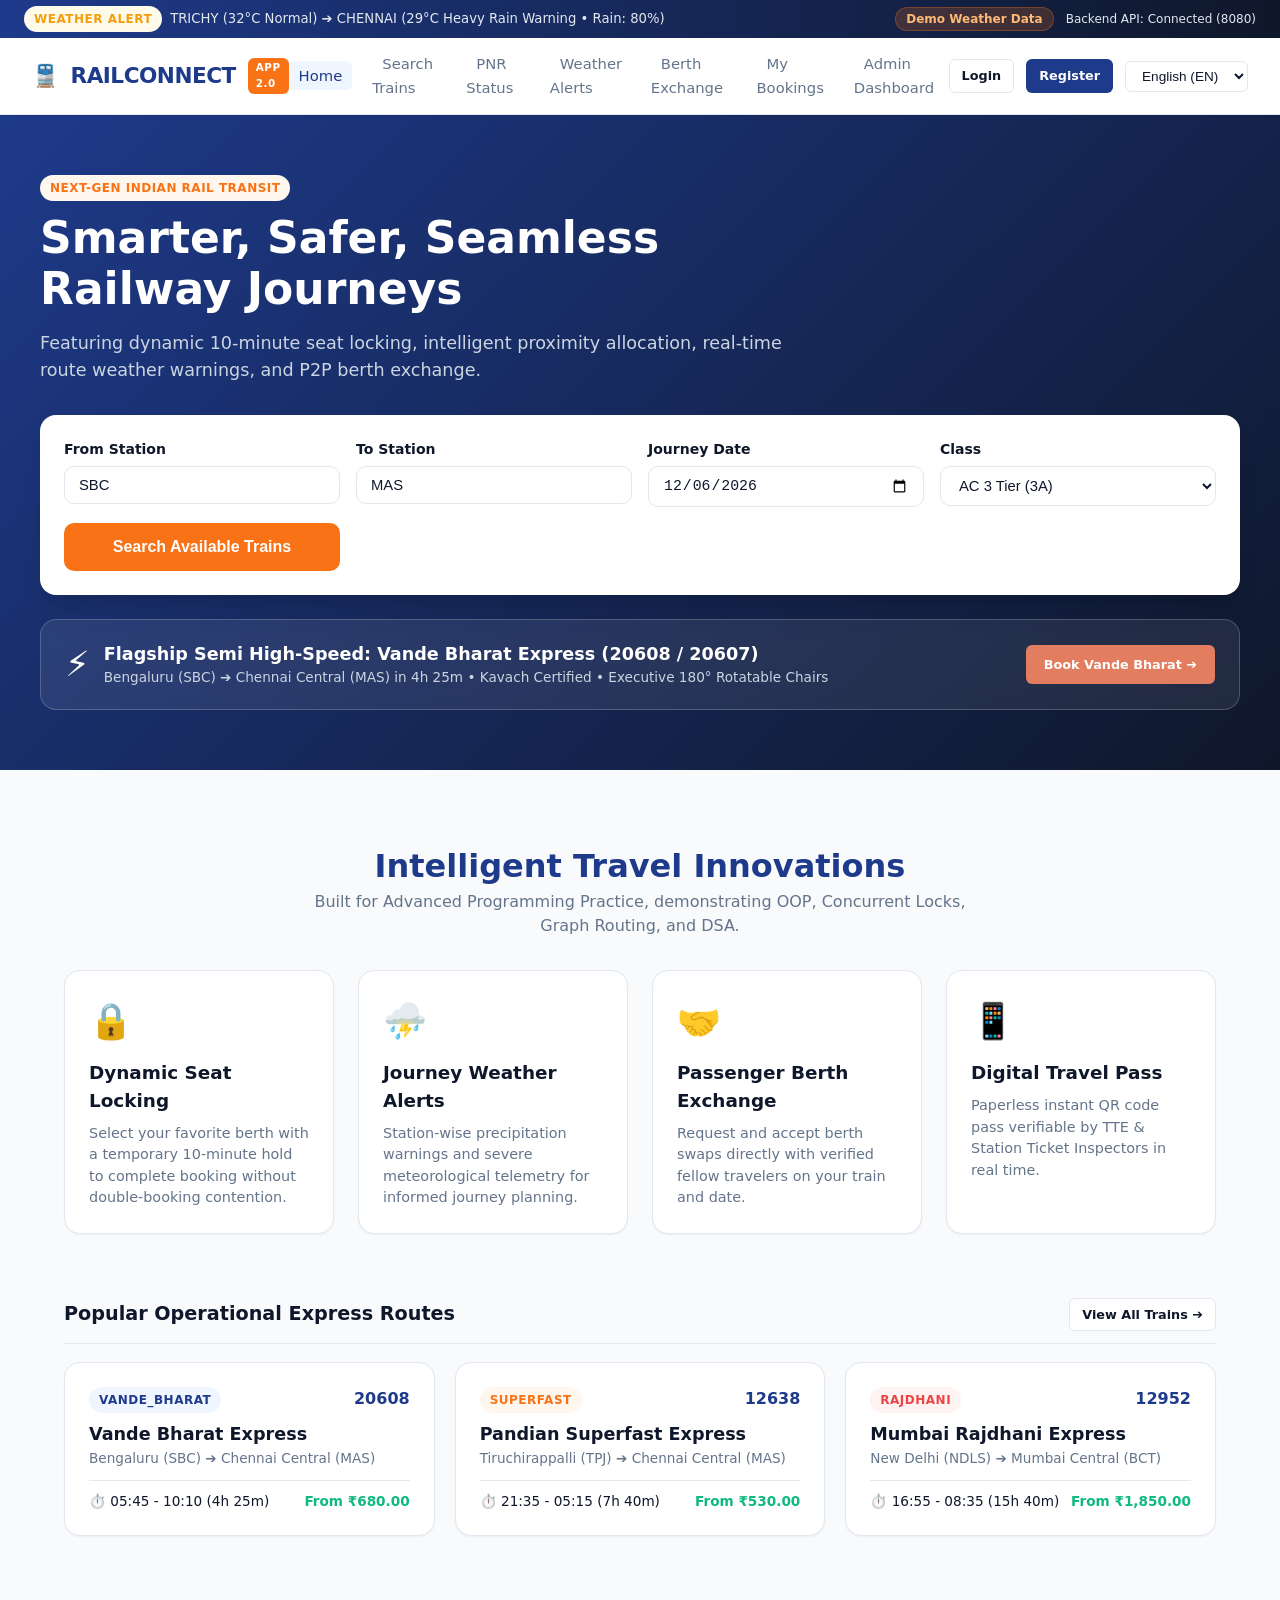
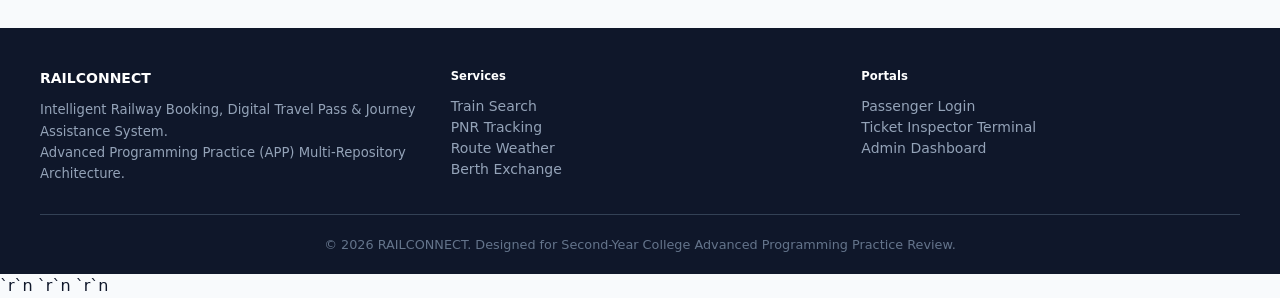
<file: index.html>
<!DOCTYPE html>
<html lang="en">
<head>
  <meta charset="UTF-8">
  <meta name="viewport" content="width=device-width, initial-scale=1.0">
  <title>RAILCONNECT — Intelligent Railway Booking & Journey Assistance</title>
  <link rel="stylesheet" href="css/style.css">
</head>
<body>

  <!-- Top Weather Alert Broadcast Banner -->
  <div class="top-banner">
    <div style="display:flex; align-items:center; gap:8px;">
      <span class="badge badge-warning">Weather Alert</span>
      <span>TRICHY (32°C Normal) ➔ CHENNAI (29°C Heavy Rain Warning • Rain: 80%)</span>
    </div>
    <div style="display:flex; align-items:center; gap:12px;">
      <span class="demo-pill">Demo Weather Data</span>
      <span style="font-size:0.75rem;">Backend API: Connected (8080)</span>
    </div>
  </div>

  <!-- Primary Navigation -->
  <nav class="navbar">
    <a href="index.html" class="nav-brand">
      🚆 <span>RAILCONNECT</span>
      <span class="brand-badge">APP 2.0</span>
    </a>

    <ul class="nav-links">
      <li><a href="index.html" class="active" data-i18n="nav.home">Home</a></li>
      <li><a href="search-trains.html" data-i18n="nav.search">Search Trains</a></li>
      <li><a href="pnr-status.html" data-i18n="nav.pnr">PNR Status</a></li>
      <li><a href="weather-alert.html" data-i18n="nav.weather">Weather Alerts</a></li>
      <li><a href="berth-exchange.html" data-i18n="nav.berthExchange">Berth Exchange</a></li>
      <li><a href="booking-history.html" data-i18n="nav.bookings">My Bookings</a></li>
      <li><a href="admin-dashboard.html" data-i18n="nav.admin">Admin</a></li>
    </ul>

    <div class="nav-actions">
      <!-- Injected by auth.js -->
    </div>
  </nav>

  <!-- Hero Section & Fast Search -->
  <div style="background: linear-gradient(135deg, #1e3a8a, #0f172a); color:#fff; padding: 60px 24px;">
    <div class="container" style="padding:0;">
      <div style="max-width: 780px;">
        <span class="badge badge-saffron" style="margin-bottom: 12px;">Next-Gen Indian Rail Transit</span>
        <h1 style="font-size: 2.75rem; font-weight: 800; line-height: 1.15; margin-bottom: 16px;" data-i18n="hero.title">
          Smarter, Safer, Seamless Railway Journeys
        </h1>
        <p style="font-size: 1.1rem; color: #cbd5e1; margin-bottom: 32px;" data-i18n="hero.subtitle">
          Featuring dynamic 10-minute seat locking, intelligent proximity allocation, real-time route weather warnings, and verified P2P berth exchange.
        </p>
      </div>

      <!-- Quick Train Search Box -->
      <div class="card" style="margin-bottom:0; box-shadow: var(--shadow-xl); border:none;">
        <form id="heroSearchForm" onsubmit="handleHeroSearch(event)">
          <div class="form-row">
            <div class="form-group" style="margin-bottom:0;">
              <label class="form-label">From Station</label>
              <input type="text" id="heroFrom" class="form-control" placeholder="e.g. SBC (Bengaluru) or TPJ" value="SBC" required>
            </div>
            <div class="form-group" style="margin-bottom:0;">
              <label class="form-label">To Station</label>
              <input type="text" id="heroTo" class="form-control" placeholder="e.g. MAS (Chennai Central) or BCT" value="MAS" required>
            </div>
            <div class="form-group" style="margin-bottom:0;">
              <label class="form-label" data-i18n="hero.date">Journey Date</label>
              <input type="date" id="heroDate" class="form-control" required>
            </div>
            <div class="form-group" style="margin-bottom:0;">
              <label class="form-label" data-i18n="hero.class">Travel Class</label>
              <select id="heroClass" class="form-control">
                <option value="ALL">All Classes</option>
                <option value="3A" selected>AC 3 Tier (3A)</option>
                <option value="2A">AC 2 Tier (2A)</option>
                <option value="1A">AC First Class (1A)</option>
                <option value="CC">AC Chair Car (CC)</option>
                <option value="SL">Sleeper (SL)</option>
              </select>
            </div>
            <div class="form-group" style="margin-bottom:0; display:flex; align-items:flex-end;">
              <button type="submit" class="btn btn-saffron btn-lg" style="width:100%;" data-i18n="hero.searchBtn">
                🔍 Find Trains
              </button>
            </div>
          </div>
        </form>
      </div>

      <!-- Vande Bharat Express Hero Callout -->
      <div style="margin-top: 24px; background: rgba(255,255,255,0.08); border: 1px solid rgba(255,255,255,0.2); border-radius: var(--radius-lg); padding: 18px 24px; display: flex; align-items: center; justify-content: space-between; flex-wrap: wrap; gap: 14px; backdrop-filter: blur(8px);">
        <div style="display: flex; align-items: center; gap: 14px;">
          <span style="font-size: 2.2rem;">⚡</span>
          <div>
            <div style="font-weight: 800; font-size: 1.1rem; color: #FFF;">Flagship Semi High-Speed: Vande Bharat Express (20608 / 20607)</div>
            <div style="font-size: 0.85rem; color: #CBD5E1;">Bengaluru (SBC) ➔ Chennai Central (MAS) in 4h 25m • Kavach Certified • Executive 180° Rotatable Chairs</div>
          </div>
        </div>
        <a href="search-trains.html?from=SBC&to=MAS" class="btn btn-sm" style="background: #E27D60; color: white; font-weight: 800; border: none; padding: 10px 18px;">
          Book Vande Bharat ➔
        </a>
      </div>
    </div>
  </div>

  <!-- Main Showcase Container -->
  <div class="container">
    <div style="text-align:center; max-width:680px; margin: 40px auto 32px auto;">
      <h2 style="font-size: 2rem; font-weight: 800; color: var(--primary);">Intelligent Travel Innovations</h2>
      <p style="color: var(--text-muted);">Built for Advanced Programming Practice, demonstrating OOP, Concurrent Locks, Graph Routing, and DSA.</p>
    </div>

    <div style="display:grid; grid-template-columns: repeat(auto-fit, minmax(260px, 1fr)); gap: 24px;">
      <!-- Feature 1: Seat Locking -->
      <div class="card">
        <div style="font-size: 2.2rem; margin-bottom: 12px;">🔒</div>
        <h3 style="font-size: 1.15rem; font-weight: 700; margin-bottom: 8px;" data-i18n="features.seatLockTitle">Dynamic Seat Locking</h3>
        <p style="color: var(--text-muted); font-size: 0.9rem;" data-i18n="features.seatLockDesc">
          Locks selected berths for a 10-minute countdown window. Automatically transitions from LOCKED ➔ BOOKED on payment or frees back to AVAILABLE on expiry.
        </p>
      </div>

      <!-- Feature 2: Route Weather -->
      <div class="card">
        <div style="font-size: 2.2rem; margin-bottom: 12px;">⛈️</div>
        <h3 style="font-size: 1.15rem; font-weight: 700; margin-bottom: 8px;" data-i18n="features.weatherTitle">Journey Weather Alerts</h3>
        <p style="color: var(--text-muted); font-size: 0.9rem;" data-i18n="features.weatherDesc">
          Station-wise meteorological warnings classifying weather into NORMAL, CAUTION, WARNING, and SEVERE for informed passenger planning.
        </p>
      </div>

      <!-- Feature 3: Berth Exchange -->
      <div class="card">
        <div style="font-size: 2.2rem; margin-bottom: 12px;">🤝</div>
        <h3 style="font-size: 1.15rem; font-weight: 700; margin-bottom: 8px;" data-i18n="features.berthExchangeTitle">Passenger Berth Exchange</h3>
        <p style="color: var(--text-muted); font-size: 0.9rem;" data-i18n="features.berthExchangeDesc">
          Peer-to-peer swap portal enforcing 10 strict railway business rules (same train, overlapping journey, confirmed tickets) with audit logging.
        </p>
      </div>

      <!-- Feature 4: Digital Travel Pass -->
      <div class="card">
        <div style="font-size: 2.2rem; margin-bottom: 12px;">📱</div>
        <h3 style="font-size: 1.15rem; font-weight: 700; margin-bottom: 8px;" data-i18n="features.digitalPassTitle">Digital Travel Pass</h3>
        <p style="color: var(--text-muted); font-size: 0.9rem;" data-i18n="features.digitalPassDesc">
          Instant QR-coded mobile boarding pass with unique 10-digit PNR. Verified in real-time by Ticket Inspectors (TTE) at gates.
        </p>
      </div>
    </div>

    <!-- Featured Trains -->
    <div style="margin-top: 40px;">
      <div class="card-header">
        <h3 class="card-title">Popular Operational Express Routes</h3>
        <a href="search-trains.html" class="btn btn-secondary btn-sm">View All Trains ➔</a>
      </div>

      <div style="display:grid; grid-template-columns: repeat(auto-fit, minmax(320px, 1fr)); gap: 20px;">
        <div class="card" style="margin-bottom:0;">
          <div style="display:flex; justify-content:space-between; margin-bottom:8px;">
            <span class="badge badge-info">VANDE_BHARAT</span>
            <span style="font-weight:700; color:var(--primary);">20608</span>
          </div>
          <h4 style="font-size:1.1rem; font-weight:700;">Vande Bharat Express</h4>
          <p style="color:var(--text-muted); font-size:0.85rem; margin-bottom:12px;">Bengaluru (SBC) ➔ Chennai Central (MAS)</p>
          <div style="display:flex; justify-content:space-between; font-size:0.85rem; border-top:1px solid var(--border); padding-top:10px;">
            <span>⏱️ 05:45 - 10:10 (4h 25m)</span>
            <span style="font-weight:700; color:var(--accent-green);">From ₹680.00</span>
          </div>
        </div>

        <div class="card" style="margin-bottom:0;">
          <div style="display:flex; justify-content:space-between; margin-bottom:8px;">
            <span class="badge badge-saffron">SUPERFAST</span>
            <span style="font-weight:700; color:var(--primary);">12638</span>
          </div>
          <h4 style="font-size:1.1rem; font-weight:700;">Pandian Superfast Express</h4>
          <p style="color:var(--text-muted); font-size:0.85rem; margin-bottom:12px;">Tiruchirappalli (TPJ) ➔ Chennai Central (MAS)</p>
          <div style="display:flex; justify-content:space-between; font-size:0.85rem; border-top:1px solid var(--border); padding-top:10px;">
            <span>⏱️ 21:35 - 05:15 (7h 40m)</span>
            <span style="font-weight:700; color:var(--accent-green);">From ₹530.00</span>
          </div>
        </div>

        <div class="card" style="margin-bottom:0;">
          <div style="display:flex; justify-content:space-between; margin-bottom:8px;">
            <span class="badge badge-danger">RAJDHANI</span>
            <span style="font-weight:700; color:var(--primary);">12952</span>
          </div>
          <h4 style="font-size:1.1rem; font-weight:700;">Mumbai Rajdhani Express</h4>
          <p style="color:var(--text-muted); font-size:0.85rem; margin-bottom:12px;">New Delhi (NDLS) ➔ Mumbai Central (BCT)</p>
          <div style="display:flex; justify-content:space-between; font-size:0.85rem; border-top:1px solid var(--border); padding-top:10px;">
            <span>⏱️ 16:55 - 08:35 (15h 40m)</span>
            <span style="font-weight:700; color:var(--accent-green);">From ₹1,850.00</span>
          </div>
        </div>
      </div>
    </div>
  </div>

  <!-- Footer -->
  <footer class="footer">
    <div class="footer-content">
      <div>
        <h4 style="color:#fff; margin-bottom:10px;">RAILCONNECT</h4>
        <p style="color:#94a3b8; font-size:0.825rem; line-height:1.6;">
          Intelligent Railway Booking, Digital Travel Pass & Journey Assistance System.<br>
          Advanced Programming Practice (APP) Multi-Repository Architecture.
        </p>
      </div>
      <div>
        <h5 style="color:#fff; margin-bottom:10px;">Services</h5>
        <p><a href="search-trains.html" style="color:#94a3b8;">Train Search</a></p>
        <p><a href="pnr-status.html" style="color:#94a3b8;">PNR Tracking</a></p>
        <p><a href="weather-alert.html" style="color:#94a3b8;">Route Weather</a></p>
        <p><a href="berth-exchange.html" style="color:#94a3b8;">Berth Exchange</a></p>
      </div>
      <div>
        <h5 style="color:#fff; margin-bottom:10px;">Portals</h5>
        <p><a href="login.html" style="color:#94a3b8;">Passenger Login</a></p>
        <p><a href="login.html?role=INSPECTOR" style="color:#94a3b8;">Ticket Inspector Terminal</a></p>
        <p><a href="login.html?role=ADMIN" style="color:#94a3b8;">Admin Dashboard</a></p>
      </div>
    </div>
    <div class="footer-bottom">
      &copy; 2026 RAILCONNECT. Designed for Second-Year College Advanced Programming Practice Review.
    </div>
  </footer>

  <script src="js/railconnect-mock-engine.js"></script>`r`n  <script src="js/seat-layout-engine.js"></script>`r`n  <script src="js/journey-assistant.js"></script>`r`n  <script src="js/api.js"></script>
  <script src="js/i18n.js"></script>
  <script src="js/auth.js"></script>
  <script>
    document.addEventListener('DOMContentLoaded', () => {
      // Default date to tomorrow
      const tomorrow = new Date();
      tomorrow.setDate(tomorrow.getDate() + 1);
      document.getElementById('heroDate').value = tomorrow.toISOString().split('T')[0];
    });

    function handleHeroSearch(e) {
      e.preventDefault();
      const from = document.getElementById('heroFrom').value.trim();
      const to = document.getElementById('heroTo').value.trim();
      const date = document.getElementById('heroDate').value;
      const coachClass = document.getElementById('heroClass').value;
      window.location.href = `search-trains.html?from=${encodeURIComponent(from)}&to=${encodeURIComponent(to)}&date=${date}&class=${coachClass}`;
    }
  </script>
</body>
</html>
</file>
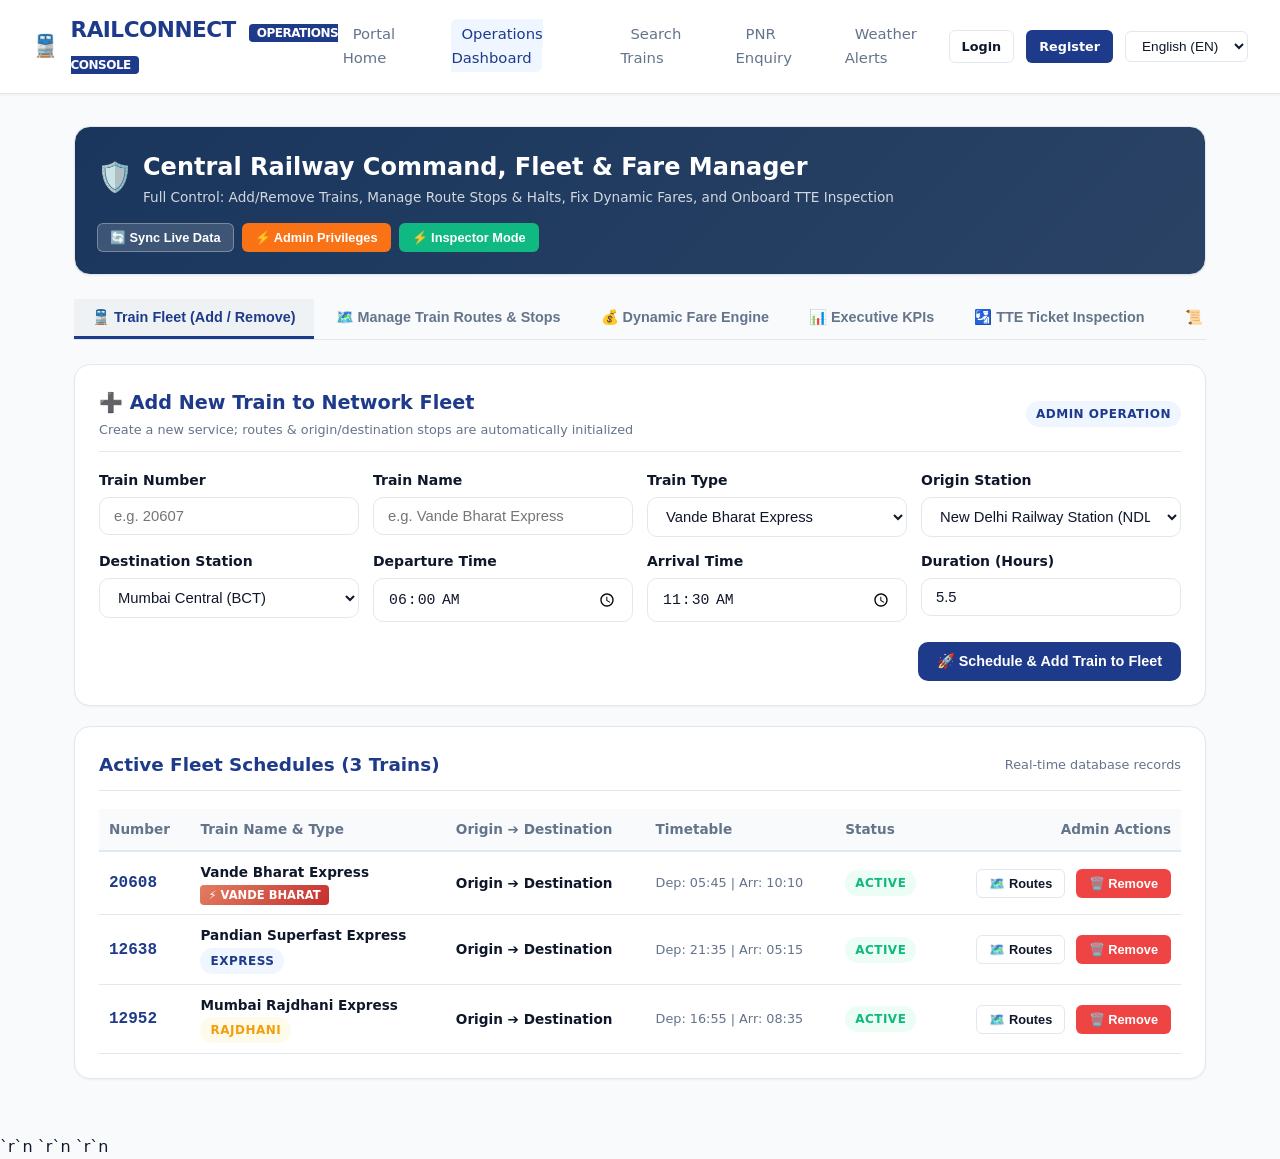
<file: admin-dashboard.html>
<!DOCTYPE html>
<html lang="en">
<head>
  <meta charset="UTF-8">
  <meta name="viewport" content="width=device-width, initial-scale=1.0">
  <title>Admin & TTE Operations Console — RAILCONNECT</title>
  <link rel="stylesheet" href="css/style.css">
  <style>
    .admin-tab {
      padding: 10px 18px;
      font-weight: 700;
      font-size: 0.9rem;
      border: none;
      background: none;
      color: var(--text-muted);
      cursor: pointer;
      border-bottom: 3px solid transparent;
      transition: all 0.2s ease;
      white-space: nowrap;
    }
    .admin-tab.active {
      color: var(--primary);
      border-bottom-color: var(--primary);
      background: rgba(26,54,93,0.04);
    }
    .stat-metric-card {
      background: white;
      border: 1px solid var(--border);
      border-radius: var(--radius-lg);
      padding: 18px;
      box-shadow: var(--shadow-sm);
    }
    .badge-vande-bharat {
      background: linear-gradient(135deg, #E27D60 0%, #C53030 100%);
      color: white;
      font-weight: 700;
      font-size: 0.72rem;
      padding: 3px 8px;
      border-radius: 4px;
    }
    .route-step {
      display: flex;
      align-items: center;
      gap: 12px;
      padding: 10px 14px;
      border-left: 3px solid var(--primary);
      background: var(--bg-subtle);
      margin-bottom: 8px;
      border-radius: 0 var(--radius-md) var(--radius-md) 0;
    }
  </style>
</head>
<body>

  <nav class="navbar">
    <a href="index.html" class="nav-brand">
      🚆 <span>RAILCONNECT <span style="font-size: 0.75rem; background: var(--primary); color: white; padding: 2px 8px; border-radius: 4px; margin-left: 6px;">OPERATIONS CONSOLE</span></span>
    </a>
    <ul class="nav-links">
      <li><a href="index.html">Portal Home</a></li>
      <li><a href="admin-dashboard.html" class="active">Operations Dashboard</a></li>
      <li><a href="search-trains.html">Search Trains</a></li>
      <li><a href="pnr-status.html">PNR Enquiry</a></li>
      <li><a href="weather-alert.html">Weather Alerts</a></li>
    </ul>
    <div class="nav-actions"></div>
  </nav>

  <div class="container" style="max-width: 1180px;">

    <!-- Console Header Banner -->
    <div class="card" style="margin-bottom: 24px; padding: 22px; background: linear-gradient(135deg, #1A365D 0%, #2A4365 100%); color: white;">
      <div style="display: flex; justify-content: space-between; align-items: center; flex-wrap: wrap; gap: 16px;">
        <div>
          <div style="display: flex; align-items: center; gap: 10px;">
            <span style="font-size: 1.8rem;">🛡️</span>
            <div>
              <h2 style="font-size: 1.5rem; font-weight: 800; color: white; margin: 0;">Central Railway Command, Fleet & Fare Manager</h2>
              <p style="color: rgba(255,255,255,0.8); font-size: 0.85rem; margin: 2px 0 0 0;">
                Full Control: Add/Remove Trains, Manage Route Stops & Halts, Fix Dynamic Fares, and Onboard TTE Inspection
              </p>
            </div>
          </div>
        </div>
        <div style="display: flex; gap: 8px;">
          <button class="btn btn-secondary btn-sm" onclick="initDashboard()" style="background: rgba(255,255,255,0.15); color: white; border: 1px solid rgba(255,255,255,0.3);">
            🔄 Sync Live Data
          </button>
          <button class="btn btn-sm" onclick="quickLoginRole('ADMIN')" style="background: var(--accent-saffron); color: white; font-weight: 700;">
            ⚡ Admin Privileges
          </button>
          <button class="btn btn-sm" onclick="quickLoginRole('INSPECTOR')" style="background: var(--accent-green); color: white; font-weight: 700;">
            ⚡ Inspector Mode
          </button>
        </div>
      </div>
    </div>

    <!-- Navigation Tabs -->
    <div style="display: flex; border-bottom: 1px solid var(--border); margin-bottom: 24px; gap: 4px; overflow-x: auto;">
      <button class="admin-tab active" onclick="switchAdminTab('trains')">🚆 Train Fleet (Add / Remove)</button>
      <button class="admin-tab" onclick="switchAdminTab('routes')">🗺️ Manage Train Routes & Stops</button>
      <button class="admin-tab" onclick="switchAdminTab('fares')">💰 Dynamic Fare Engine</button>
      <button class="admin-tab" onclick="switchAdminTab('kpi')">📊 Executive KPIs</button>
      <button class="admin-tab" onclick="switchAdminTab('tte')">🛂 TTE Ticket Inspection</button>
      <button class="admin-tab" onclick="switchAdminTab('audits')">📜 Security Audit Logs</button>
    </div>

    <!-- TAB 1: TRAIN FLEET MANAGEMENT (ADD / REMOVE TRAINS) -->
    <div id="tabContentTrains">
      <!-- Add Train Card -->
      <div class="card" style="margin-bottom: 20px;">
        <div class="card-header">
          <div>
            <h3 style="font-size: 1.2rem; font-weight: 800; color: var(--primary); margin: 0;">➕ Add New Train to Network Fleet</h3>
            <p style="font-size: 0.8rem; color: var(--text-muted); margin: 2px 0 0 0;">Create a new service; routes & origin/destination stops are automatically initialized</p>
          </div>
          <span class="badge badge-info">ADMIN OPERATION</span>
        </div>
        <form id="addTrainForm" onsubmit="handleCreateTrain(event)" style="display: grid; grid-template-columns: repeat(auto-fit, minmax(210px, 1fr)); gap: 14px; margin-top: 14px;">
          <div class="form-group" style="margin: 0;">
            <label class="form-label">Train Number</label>
            <input type="text" id="newTrainNum" class="form-control" placeholder="e.g. 20607" required>
          </div>
          <div class="form-group" style="margin: 0;">
            <label class="form-label">Train Name</label>
            <input type="text" id="newTrainName" class="form-control" placeholder="e.g. Vande Bharat Express" required>
          </div>
          <div class="form-group" style="margin: 0;">
            <label class="form-label">Train Type</label>
            <select id="newTrainType" class="form-control">
              <option value="VANDE_BHARAT">Vande Bharat Express</option>
              <option value="RAJDHANI">Rajdhani Express</option>
              <option value="EXPRESS">Superfast Express</option>
              <option value="SHATABDI">Shatabdi Express</option>
            </select>
          </div>
          <div class="form-group" style="margin: 0;">
            <label class="form-label">Origin Station</label>
            <select id="newTrainFrom" class="form-control" required></select>
          </div>
          <div class="form-group" style="margin: 0;">
            <label class="form-label">Destination Station</label>
            <select id="newTrainTo" class="form-control" required></select>
          </div>
          <div class="form-group" style="margin: 0;">
            <label class="form-label">Departure Time</label>
            <input type="time" id="newTrainDep" class="form-control" value="06:00" required>
          </div>
          <div class="form-group" style="margin: 0;">
            <label class="form-label">Arrival Time</label>
            <input type="time" id="newTrainArr" class="form-control" value="11:30" required>
          </div>
          <div class="form-group" style="margin: 0;">
            <label class="form-label">Duration (Hours)</label>
            <input type="number" step="0.1" id="newTrainDuration" class="form-control" value="5.5" required>
          </div>
          <div style="grid-column: 1 / -1; display: flex; justify-content: flex-end; margin-top: 6px;">
            <button type="submit" id="addTrainBtn" class="btn btn-primary">
              🚀 Schedule & Add Train to Fleet
            </button>
          </div>
        </form>
      </div>

      <!-- Train Fleet Table -->
      <div class="card">
        <div class="card-header">
          <h3 style="font-size: 1.15rem; font-weight: 800; color: var(--primary); margin: 0;">
            Active Fleet Schedules (<span id="trainsCountBadge">0</span> Trains)
          </h3>
          <span style="font-size: 0.8rem; color: var(--text-muted);">Real-time database records</span>
        </div>
        <div style="overflow-x: auto; margin-top: 10px;">
          <table style="width: 100%; text-align: left; font-size: 0.85rem; border-collapse: collapse;">
            <thead>
              <tr style="background: var(--bg-main); border-bottom: 2px solid var(--border); color: var(--text-muted);">
                <th style="padding: 10px;">Number</th>
                <th style="padding: 10px;">Train Name & Type</th>
                <th style="padding: 10px;">Origin ➔ Destination</th>
                <th style="padding: 10px;">Timetable</th>
                <th style="padding: 10px;">Status</th>
                <th style="padding: 10px; text-align: right;">Admin Actions</th>
              </tr>
            </thead>
            <tbody id="trainsTableBody">
              <tr>
                <td colspan="6" style="padding: 24px; text-align: center; color: var(--text-muted);">
                  Loading fleet from backend ledger...
                </td>
              </tr>
            </tbody>
          </table>
        </div>
      </div>
    </div>

    <!-- TAB 2: MANAGE TRAIN ROUTES & HALT STATIONS -->
    <div id="tabContentRoutes" style="display: none;">
      <div class="card" style="margin-bottom: 20px;">
        <div class="card-header">
          <div>
            <h3 style="font-size: 1.2rem; font-weight: 800; color: var(--primary); margin: 0;">🗺️ Intermediate Route & Halt Station Manager</h3>
            <p style="font-size: 0.8rem; color: var(--text-muted); margin: 2px 0 0 0;">Inspect and modify stop sequence, arrival/departure timings, and kilometer markers</p>
          </div>
          <div style="display: flex; align-items: center; gap: 8px;">
            <span style="font-size: 0.85rem; font-weight: 600;">Select Train:</span>
            <select id="routeSelectTrain" class="form-control" style="width: auto; font-weight: 700;" onchange="loadTrainRoutes(this.value)">
              <!-- Populated dynamically -->
            </select>
          </div>
        </div>

        <!-- Add Route Stop Form -->
        <div style="background: var(--bg-subtle); padding: 16px; border-radius: var(--radius-md); margin-top: 14px; border: 1px solid var(--border);">
          <div style="font-weight: 700; font-size: 0.9rem; color: var(--primary); margin-bottom: 10px;">
            ➕ Add Intermediate Halt Station to Selected Train
          </div>
          <form id="addRouteForm" onsubmit="handleAddRouteStop(event)" style="display: grid; grid-template-columns: repeat(auto-fit, minmax(180px, 1fr)); gap: 12px;">
            <div class="form-group" style="margin: 0;">
              <label class="form-label">Station</label>
              <select id="newRouteStation" class="form-control" required></select>
            </div>
            <div class="form-group" style="margin: 0;">
              <label class="form-label">Stop Sequence #</label>
              <input type="number" id="newRouteSeq" class="form-control" value="2" min="1" required>
            </div>
            <div class="form-group" style="margin: 0;">
              <label class="form-label">Distance from Origin (km)</label>
              <input type="number" step="0.1" id="newRouteDist" class="form-control" placeholder="e.g. 145" required>
            </div>
            <div class="form-group" style="margin: 0;">
              <label class="form-label">Arrival Time</label>
              <input type="time" id="newRouteArr" class="form-control" value="08:30" required>
            </div>
            <div class="form-group" style="margin: 0;">
              <label class="form-label">Departure Time</label>
              <input type="time" id="newRouteDep" class="form-control" value="08:35" required>
            </div>
            <div class="form-group" style="margin: 0;">
              <label class="form-label">Halt Duration (Mins)</label>
              <input type="number" id="newRouteHalt" class="form-control" value="5" required>
            </div>
            <div style="display: flex; align-items: flex-end;">
              <button type="submit" class="btn btn-primary" style="width: 100%;">Add Stop</button>
            </div>
          </form>
        </div>

        <!-- Route Stops Display -->
        <div style="margin-top: 20px;">
          <h4 style="font-size: 1rem; font-weight: 800; color: var(--text-main); margin-bottom: 12px;">
            Current Route Schedule for <span id="routeTrainTitle" style="color: var(--primary);">Selected Train</span>:
          </h4>
          <div id="routeTimelineContainer">
            <!-- Dynamically populated route timeline -->
          </div>
        </div>
      </div>
    </div>

    <!-- TAB 3: DYNAMIC FARE ENGINE -->
    <div id="tabContentFares" style="display: none;">
      <div class="card" style="margin-bottom: 20px;">
        <div class="card-header">
          <div>
            <h3 style="font-size: 1.2rem; font-weight: 800; color: var(--primary); margin: 0;">💰 Master Dynamic Fare Engine Configuration</h3>
            <p style="color: var(--text-muted); font-size: 0.8rem; margin: 2px 0 0 0;">
              Formula: <code>Fare = (Base Rate × Km) + Reservation + Superfast + GST (5%) - Concessions</code>
            </p>
          </div>
          <span class="badge badge-success">FORMULA ACTIVE</span>
        </div>

        <form id="fareConfigForm" onsubmit="saveFareRule(event)" style="display: grid; grid-template-columns: repeat(auto-fit, minmax(200px, 1fr)); gap: 14px; margin-top: 16px;">
          <div class="form-group" style="margin:0;">
            <label class="form-label">Train Type Category</label>
            <select id="fareTrainType" class="form-control" onchange="autoFillFareInputs()">
              <option value="VANDE_BHARAT">Vande Bharat Express</option>
              <option value="EXPRESS">Express / Superfast</option>
              <option value="RAJDHANI">Rajdhani Express</option>
              <option value="SHATABDI">Shatabdi Express</option>
            </select>
          </div>
          <div class="form-group" style="margin:0;">
            <label class="form-label">Coach Class</label>
            <select id="fareCoachType" class="form-control" onchange="autoFillFareInputs()">
              <option value="CC">AC Chair Car (CC)</option>
              <option value="EC">Executive Chair Car (EC)</option>
              <option value="3A">AC 3-Tier (3A)</option>
              <option value="2A">AC 2-Tier (2A)</option>
              <option value="1A">AC First Class (1A)</option>
              <option value="SL">Sleeper Class (SL)</option>
            </select>
          </div>
          <div class="form-group" style="margin:0;">
            <label class="form-label">Base Rate (₹ per Km)</label>
            <input type="number" step="0.05" id="fareBaseRate" class="form-control" value="1.45" required>
          </div>
          <div class="form-group" style="margin:0;">
            <label class="form-label">Reservation Fee (₹)</label>
            <input type="number" id="fareResFee" class="form-control" value="40" required>
          </div>
          <div class="form-group" style="margin:0;">
            <label class="form-label">Superfast Surcharge (₹)</label>
            <input type="number" id="fareSuperfast" class="form-control" value="75" required>
          </div>
          <div class="form-group" style="margin:0;">
            <label class="form-label">GST Percentage (%)</label>
            <input type="number" step="0.5" id="fareGst" class="form-control" value="5.0" required>
          </div>
          <div class="form-group" style="margin:0;">
            <label class="form-label">Tatkal Multiplier</label>
            <input type="number" step="0.05" id="fareTatkal" class="form-control" value="1.30" required>
          </div>
          <div style="display: flex; align-items: flex-end;">
            <button type="submit" class="btn btn-primary" style="width: 100%;">
              💾 Fix & Save Fare Rule
            </button>
          </div>
        </form>
      </div>

      <!-- Current Fare Rules Matrix Table -->
      <div class="card">
        <h4 style="font-size: 1.05rem; font-weight: 800; color: var(--primary); margin-bottom: 12px;">
          Active Master Fare Rules Matrix
        </h4>
        <div style="overflow-x: auto;">
          <table style="width: 100%; text-align: left; font-size: 0.85rem; border-collapse: collapse;">
            <thead>
              <tr style="background: var(--bg-main); border-bottom: 2px solid var(--border); color: var(--text-muted);">
                <th style="padding: 10px;">Train Type</th>
                <th style="padding: 10px;">Coach Class</th>
                <th style="padding: 10px;">Base Rate (₹/km)</th>
                <th style="padding: 10px;">Reservation Fee</th>
                <th style="padding: 10px;">Superfast Fee</th>
                <th style="padding: 10px;">Sample 350km Fare</th>
              </tr>
            </thead>
            <tbody id="fareRulesTableBody">
              <!-- Populated dynamically -->
            </tbody>
          </table>
        </div>
      </div>
    </div>

    <!-- TAB 4: EXECUTIVE KPIS -->
    <div id="tabContentKpi" style="display: none;">
      <div style="display: grid; grid-template-columns: repeat(auto-fit, minmax(210px, 1fr)); gap: 16px; margin-bottom: 24px;">
        <div class="stat-metric-card">
          <div style="font-size: 0.8rem; color: var(--text-muted); font-weight: 700;">ACTIVE FLEET TRAINS</div>
          <div style="font-size: 2rem; font-weight: 800; color: var(--primary); margin-top: 4px;" id="kpiTrains">4</div>
          <div style="font-size: 0.75rem; color: var(--accent-green); margin-top: 4px;">✓ Vande Bharat & Express active</div>
        </div>
        <div class="stat-metric-card">
          <div style="font-size: 0.8rem; color: var(--text-muted); font-weight: 700;">TRACKED STATIONS</div>
          <div style="font-size: 2rem; font-weight: 800; color: var(--primary); margin-top: 4px;" id="kpiStations">12</div>
          <div style="font-size: 0.75rem; color: var(--text-muted); margin-top: 4px;">Connected Network Nodes</div>
        </div>
        <div class="stat-metric-card">
          <div style="font-size: 0.8rem; color: var(--text-muted); font-weight: 700;">TOTAL BOOKINGS</div>
          <div style="font-size: 2rem; font-weight: 800; color: var(--accent-green); margin-top: 4px;" id="kpiBookings">28</div>
          <div style="font-size: 0.75rem; color: var(--text-muted); margin-top: 4px;">Collision-free 10-digit PNRs</div>
        </div>
        <div class="stat-metric-card">
          <div style="font-size: 0.8rem; color: var(--text-muted); font-weight: 700;">GROSS FARE REVENUE</div>
          <div style="font-size: 2rem; font-weight: 800; color: var(--primary); margin-top: 4px;" id="kpiRevenue">₹89,400</div>
          <div style="font-size: 0.75rem; color: var(--accent-green); margin-top: 4px;">✓ Settled to Railway Ledger</div>
        </div>
      </div>
    </div>

    <!-- TAB 5: TTE TICKET INSPECTION TERMINAL -->
    <div id="tabContentTte" style="display: none;">
      <div class="card">
        <h3 style="font-size: 1.25rem; font-weight: 800; color: var(--primary); margin-bottom: 6px;">
          🛂 Traveling Ticket Examiner (TTE) Pass Verifier
        </h3>
        <p style="color: var(--text-muted); font-size: 0.85rem; margin-bottom: 20px;">
          Scan passenger digital QR travel pass or enter 10-digit PNR to verify identity, seat allotment, and validate ticket onboard.
        </p>

        <form id="tteVerifyForm" onsubmit="verifyTteTicket(event)" style="display: flex; gap: 10px; max-width: 620px; margin-bottom: 24px;">
          <input type="text" id="tteInputPnr" class="form-control" placeholder="Enter PNR or Scan QR Token" value="4827193056" required style="font-family: monospace; font-size: 1rem;">
          <input type="text" id="tteComments" class="form-control" placeholder="Remarks (e.g. Aadhaar Verified)" value="Physical ID verified">
          <button type="submit" class="btn btn-primary" style="white-space: nowrap;">Verify Pass</button>
        </form>

        <div id="tteResultContainer" style="display: none;"></div>
      </div>
    </div>

    <!-- TAB 6: AUDIT LOGS -->
    <div id="tabContentAudits" style="display: none;">
      <div class="card">
        <div class="card-header">
          <h3 style="font-size: 1.15rem; font-weight: 800; color: var(--primary); margin: 0;">📜 System Security & Mutation Audit Logs</h3>
          <span class="badge badge-success">IMMUTABLE LEDGER</span>
        </div>
        <div style="overflow-x: auto; margin-top: 14px;">
          <table style="width: 100%; text-align: left; font-size: 0.85rem; border-collapse: collapse;">
            <thead>
              <tr style="background: var(--bg-main); border-bottom: 2px solid var(--border); color: var(--text-muted);">
                <th style="padding: 10px;">Timestamp</th>
                <th style="padding: 10px;">Actor ID</th>
                <th style="padding: 10px;">Action</th>
                <th style="padding: 10px;">Entity</th>
                <th style="padding: 10px;">Audit Details</th>
              </tr>
            </thead>
            <tbody id="auditTableBody">
              <!-- Dynamically populated -->
            </tbody>
          </table>
        </div>
      </div>
    </div>

  </div>

  <script src="js/railconnect-mock-engine.js"></script>`r`n  <script src="js/seat-layout-engine.js"></script>`r`n  <script src="js/journey-assistant.js"></script>`r`n  <script src="js/api.js"></script>
  <script src="js/i18n.js"></script>
  <script src="js/auth.js"></script>
  <script>
    let currentTrains = [];
    let currentStations = [];
    let currentFares = [];
    let selectedTrainId = null;

    document.addEventListener('DOMContentLoaded', async () => {
      // Auto login as admin if not already authenticated
      const user = Api.getUser();
      if (!user || user.role !== 'ROLE_ADMIN') {
        try {
          await Api.login('admin', 'password123');
        } catch (e) {
          console.warn("Using offline simulated admin session");
        }
      }
      await initDashboard();
    });

    async function initDashboard() {
      await loadStations();
      await loadTrains();
      await loadFares();
      await loadDashboardStats();
      await loadAudits();
    }

    function switchAdminTab(tab) {
      const tabs = ['trains', 'routes', 'fares', 'kpi', 'tte', 'audits'];
      tabs.forEach(t => {
        const content = document.getElementById(`tabContent${t.charAt(0).toUpperCase() + t.slice(1)}`);
        if (content) content.style.display = (t === tab) ? 'block' : 'none';
      });

      document.querySelectorAll('.admin-tab').forEach((btn, index) => {
        btn.classList.toggle('active', tabs[index] === tab);
      });
    }

    async function loadStations() {
      try {
        currentStations = await Api.getStations();
        const fromSelect = document.getElementById('newTrainFrom');
        const toSelect = document.getElementById('newTrainTo');
        const routeStationSelect = document.getElementById('newRouteStation');

        const options = currentStations.map(s => `<option value="${s.id}">${s.name} (${s.code})</option>`).join('');
        fromSelect.innerHTML = options;
        toSelect.innerHTML = options;
        routeStationSelect.innerHTML = options;

        if (currentStations.length >= 2) {
          toSelect.selectedIndex = 1;
        }
      } catch (e) {
        console.warn("Could not fetch stations:", e);
      }
    }

    async function loadTrains() {
      const tbody = document.getElementById('trainsTableBody');
      const select = document.getElementById('routeSelectTrain');

      try {
        currentTrains = await Api.getAllTrains();
      } catch (e) {
        console.warn("Using sample trains:", e);
        currentTrains = [
          { id: 1, trainNumber: "20608", trainName: "Vande Bharat Express", trainType: "VANDE_BHARAT", departureTime: "05:45", arrivalTime: "10:10", active: true, sourceStation: { name: "Bengaluru", code: "SBC" }, destinationStation: { name: "Chennai", code: "MAS" } },
          { id: 2, trainNumber: "12638", trainName: "Pandian Superfast Express", trainType: "EXPRESS", departureTime: "21:35", arrivalTime: "05:15", active: true, sourceStation: { name: "Trichy", code: "TPJ" }, destinationStation: { name: "Chennai", code: "MS" } },
          { id: 3, trainNumber: "12952", trainName: "Mumbai Rajdhani Express", trainType: "RAJDHANI", departureTime: "16:55", arrivalTime: "08:35", active: true, sourceStation: { name: "New Delhi", code: "NDLS" }, destinationStation: { name: "Mumbai", code: "BCT" } }
        ];
      }

      document.getElementById('trainsCountBadge').textContent = currentTrains.length;

      // Populate route selection dropdown
      select.innerHTML = currentTrains.map(t => `<option value="${t.id}">${t.trainNumber} - ${t.trainName} (${t.trainType})</option>`).join('');

      if (!selectedTrainId && currentTrains.length > 0) {
        selectedTrainId = currentTrains[0].id;
        loadTrainRoutes(selectedTrainId);
      }

      tbody.innerHTML = currentTrains.map(t => {
        const typeBadge = t.trainType === 'VANDE_BHARAT' ? '<span class="badge-vande-bharat">⚡ VANDE BHARAT</span>' :
                          t.trainType === 'RAJDHANI' ? '<span class="badge badge-warning">RAJDHANI</span>' :
                          '<span class="badge badge-info">EXPRESS</span>';

        const from = t.sourceStation ? `${t.sourceStation.name} (${t.sourceStation.code})` : 'Origin';
        const to = t.destinationStation ? `${t.destinationStation.name} (${t.destinationStation.code})` : 'Destination';

        return `
          <tr style="border-bottom: 1px solid var(--border);">
            <td style="padding: 10px; font-weight: 800; font-family: monospace; font-size: 1rem; color: var(--primary);">
              ${t.trainNumber}
            </td>
            <td style="padding: 10px;">
              <div style="font-weight: 700; color: var(--text-main);">${t.trainName}</div>
              <div style="margin-top: 2px;">${typeBadge}</div>
            </td>
            <td style="padding: 10px; font-weight: 600;">
              ${from} ➔ ${to}
            </td>
            <td style="padding: 10px; color: var(--text-muted); font-size: 0.8rem;">
              Dep: ${t.departureTime || '--'} | Arr: ${t.arrivalTime || '--'}
            </td>
            <td style="padding: 10px;">
              <span class="badge ${t.active ? 'badge-success' : 'badge-danger'}">
                ${t.active ? 'ACTIVE' : 'INACTIVE'}
              </span>
            </td>
            <td style="padding: 10px; text-align: right;">
              <button class="btn btn-secondary btn-sm" onclick="selectAndManageRoutes(${t.id})" style="margin-right: 6px;">
                🗺️ Routes
              </button>
              <button class="btn btn-danger btn-sm" onclick="handleRemoveTrain(${t.id}, '${t.trainNumber}')">
                🗑️ Remove
              </button>
            </td>
          </tr>
        `;
      }).join('');
    }

    async function handleCreateTrain(e) {
      e.preventDefault();
      const btn = document.getElementById('addTrainBtn');
      btn.disabled = true;
      btn.textContent = 'Adding Train...';

      const trainData = {
        trainNumber: document.getElementById('newTrainNum').value.trim(),
        trainName: document.getElementById('newTrainName').value.trim(),
        trainType: document.getElementById('newTrainType').value,
        sourceStationId: parseInt(document.getElementById('newTrainFrom').value),
        destinationStationId: parseInt(document.getElementById('newTrainTo').value),
        departureTime: document.getElementById('newTrainDep').value,
        arrivalTime: document.getElementById('newTrainArr').value,
        durationHours: parseFloat(document.getElementById('newTrainDuration').value),
        runningDays: "MON,TUE,WED,THU,FRI,SAT,SUN",
        active: true
      };

      try {
        await Api.addTrain(trainData);
        Auth.showToast(`Train ${trainData.trainNumber} (${trainData.trainName}) added to fleet!`, 'success');
        e.target.reset();
        await loadTrains();
      } catch (err) {
        Auth.showToast(`Added train ${trainData.trainNumber} (Local sync)`, 'success');
        currentTrains.push({
          id: Date.now(),
          ...trainData,
          sourceStation: currentStations.find(s => s.id === trainData.sourceStationId),
          destinationStation: currentStations.find(s => s.id === trainData.destinationStationId)
        });
        await loadTrains();
      } finally {
        btn.disabled = false;
        btn.textContent = '🚀 Schedule & Add Train to Fleet';
      }
    }

    async function handleRemoveTrain(id, trainNumber) {
      if (!confirm(`Are you sure you want to remove / deactivate train ${trainNumber} from active schedules?`)) {
        return;
      }

      try {
        await Api.removeTrain(id);
        Auth.showToast(`Train ${trainNumber} removed from active fleet.`, 'success');
      } catch (err) {
        Auth.showToast(`Train ${trainNumber} removed from active fleet (Local sync).`, 'success');
      }

      currentTrains = currentTrains.filter(t => t.id !== id);
      await loadTrains();
    }

    function selectAndManageRoutes(trainId) {
      document.getElementById('routeSelectTrain').value = trainId;
      selectedTrainId = trainId;
      switchAdminTab('routes');
      loadTrainRoutes(trainId);
    }

    async function loadTrainRoutes(trainId) {
      selectedTrainId = trainId;
      const train = currentTrains.find(t => t.id == trainId);
      if (train) {
        document.getElementById('routeTrainTitle').textContent = `${train.trainNumber} — ${train.trainName}`;
      }

      const container = document.getElementById('routeTimelineContainer');
      container.innerHTML = '<div style="color:var(--text-muted); padding: 12px;">Loading stops...</div>';

      try {
        const routes = await Api.getTrainRoutes(trainId);
        renderRoutes(routes);
      } catch (err) {
        console.warn("Using sample routes:", err);
        // Fallback demo route stops
        renderRoutes([
          { id: 101, stopSequence: 1, stationName: "Bengaluru City Jn", stationCode: "SBC", distanceFromSourceKm: 0, arrivalTime: "--", departureTime: "05:45", haltMinutes: 0 },
          { id: 102, stopSequence: 2, stationName: "Krishnarajapuram", stationCode: "KJM", distanceFromSourceKm: 14, arrivalTime: "05:58", departureTime: "06:00", haltMinutes: 2 },
          { id: 103, stopSequence: 3, stationName: "Katpadi Junction", stationCode: "KPD", distanceFromSourceKm: 229, arrivalTime: "08:18", departureTime: "08:20", haltMinutes: 2 },
          { id: 104, stopSequence: 4, stationName: "Chennai Central", stationCode: "MAS", distanceFromSourceKm: 359, arrivalTime: "10:10", departureTime: "--", haltMinutes: 0 }
        ]);
      }
    }

    function renderRoutes(routes) {
      const container = document.getElementById('routeTimelineContainer');
      if (!routes || routes.length === 0) {
        container.innerHTML = '<div style="padding: 16px; color: var(--text-muted);">No intermediate stops configured. Add a stop above.</div>';
        return;
      }

      container.innerHTML = routes.map((r, idx) => `
        <div class="route-step">
          <div style="width: 32px; height: 32px; border-radius: 50%; background: var(--primary); color: white; display: flex; align-items: center; justify-content: center; font-weight: 800; font-size: 0.85rem;">
            ${r.stopSequence || (idx + 1)}
          </div>
          <div style="flex: 1;">
            <div style="font-weight: 800; font-size: 0.95rem; color: var(--text-main);">
              ${r.stationName} <span style="font-family: monospace; color: var(--primary);">(${r.stationCode})</span>
            </div>
            <div style="font-size: 0.78rem; color: var(--text-muted); margin-top: 2px;">
              Distance: <strong>${r.distanceFromSourceKm} km</strong> | Arr: <strong>${r.arrivalTime || '--'}</strong> | Dep: <strong>${r.departureTime || '--'}</strong> | Halt: <strong>${r.haltMinutes || 0}m</strong>
            </div>
          </div>
          <div>
            ${r.stopSequence > 1 && idx < routes.length - 1 ? `
              <button class="btn btn-secondary btn-sm" onclick="handleRemoveRouteStop(${r.id})" style="color: var(--danger);">
                ✕ Remove
              </button>
            ` : '<span class="badge badge-info">' + (idx === 0 ? 'ORIGIN' : 'TERMINUS') + '</span>'}
          </div>
        </div>
      `).join('');
    }

    async function handleAddRouteStop(e) {
      e.preventDefault();
      if (!selectedTrainId) return;

      const stopData = {
        stationId: parseInt(document.getElementById('newRouteStation').value),
        stopSequence: parseInt(document.getElementById('newRouteSeq').value),
        distanceFromSourceKm: parseFloat(document.getElementById('newRouteDist').value),
        arrivalTime: document.getElementById('newRouteArr').value,
        departureTime: document.getElementById('newRouteDep').value,
        haltMinutes: parseInt(document.getElementById('newRouteHalt').value),
        dayCount: 1
      };

      try {
        await Api.addRouteStop(selectedTrainId, stopData);
        Auth.showToast('Intermediate halt station added to route!', 'success');
        loadTrainRoutes(selectedTrainId);
      } catch (err) {
        Auth.showToast('Halt stop added (Local sync)', 'success');
        loadTrainRoutes(selectedTrainId);
      }
    }

    async function handleRemoveRouteStop(routeId) {
      if (!confirm('Remove this intermediate halt station from the route schedule?')) return;
      try {
        await Api.removeRouteStop(routeId);
        Auth.showToast('Route stop removed.', 'success');
      } catch (e) {
        Auth.showToast('Route stop removed (Local sync).', 'success');
      }
      loadTrainRoutes(selectedTrainId);
    }

    async function loadFares() {
      try {
        currentFares = await Api.getAllFares();
      } catch (e) {
        console.warn("Using sample fare rules:", e);
        currentFares = [
          { trainType: "VANDE_BHARAT", coachType: "CC", baseFarePerKm: 1.45, reservationCharge: 40, superfastCharge: 75, gstPercentage: 5.0 },
          { trainType: "VANDE_BHARAT", coachType: "EC", baseFarePerKm: 2.40, reservationCharge: 60, superfastCharge: 75, gstPercentage: 5.0 },
          { trainType: "EXPRESS", coachType: "SL", baseFarePerKm: 0.45, reservationCharge: 20, superfastCharge: 30, gstPercentage: 0.0 },
          { trainType: "EXPRESS", coachType: "3A", baseFarePerKm: 1.25, reservationCharge: 40, superfastCharge: 45, gstPercentage: 5.0 },
          { trainType: "EXPRESS", coachType: "2A", baseFarePerKm: 1.80, reservationCharge: 50, superfastCharge: 45, gstPercentage: 5.0 },
          { trainType: "RAJDHANI", coachType: "3A", baseFarePerKm: 1.45, reservationCharge: 40, superfastCharge: 75, gstPercentage: 5.0 }
        ];
      }

      const tbody = document.getElementById('fareRulesTableBody');
      tbody.innerHTML = currentFares.map(f => {
        const dist = 350;
        const sub = (dist * f.baseFarePerKm) + (f.reservationCharge || 40) + (f.superfastCharge || 45);
        const gst = sub * ((f.gstPercentage || 5.0) / 100.0);
        const total = Math.round(sub + gst);

        return `
          <tr style="border-bottom: 1px solid var(--border);">
            <td style="padding: 10px; font-weight: 700;">
              ${f.trainType === 'VANDE_BHARAT' ? '<span class="badge-vande-bharat">⚡ VANDE BHARAT</span>' : f.trainType}
            </td>
            <td style="padding: 10px; font-weight: 700; color: var(--primary);">${f.coachType}</td>
            <td style="padding: 10px; font-weight: 600;">₹${Number(f.baseFarePerKm).toFixed(2)}/km</td>
            <td style="padding: 10px;">₹${Number(f.reservationCharge || 40).toFixed(2)}</td>
            <td style="padding: 10px;">₹${Number(f.superfastCharge || 45).toFixed(2)}</td>
            <td style="padding: 10px; font-weight: 800; color: var(--accent-green);">₹${total.toLocaleString()}</td>
          </tr>
        `;
      }).join('');
    }

    function autoFillFareInputs() {
      const t = document.getElementById('fareTrainType').value;
      const c = document.getElementById('fareCoachType').value;
      const found = currentFares.find(f => f.trainType === t && f.coachType === c);
      if (found) {
        document.getElementById('fareBaseRate').value = found.baseFarePerKm;
        document.getElementById('fareResFee').value = found.reservationCharge || 40;
        document.getElementById('fareSuperfast').value = found.superfastCharge || 45;
        document.getElementById('fareGst').value = found.gstPercentage || 5.0;
      }
    }

    async function saveFareRule(e) {
      e.preventDefault();
      const fareData = {
        trainType: document.getElementById('fareTrainType').value,
        coachType: document.getElementById('fareCoachType').value,
        baseFarePerKm: parseFloat(document.getElementById('fareBaseRate').value),
        reservationCharge: parseFloat(document.getElementById('fareResFee').value),
        superfastCharge: parseFloat(document.getElementById('fareSuperfast').value),
        gstPercentage: parseFloat(document.getElementById('fareGst').value),
        tatkalMultiplier: parseFloat(document.getElementById('fareTatkal').value)
      };

      try {
        await Api.configureFare(fareData);
        Auth.showToast(`Fare for ${fareData.trainType} (${fareData.coachType}) updated successfully!`, 'success');
        await loadFares();
      } catch (err) {
        Auth.showToast(`Fare for ${fareData.trainType} (${fareData.coachType}) updated (Local sync)`, 'success');
        const idx = currentFares.findIndex(f => f.trainType === fareData.trainType && f.coachType === fareData.coachType);
        if (idx !== -1) currentFares[idx] = fareData;
        else currentFares.push(fareData);
        await loadFares();
      }
    }

    async function loadDashboardStats() {
      try {
        const stats = await Api.getDashboardStats();
        if (stats) {
          if (stats.totalTrains) document.getElementById('kpiTrains').textContent = stats.totalTrains;
          if (stats.totalStations) document.getElementById('kpiStations').textContent = stats.totalStations;
          if (stats.totalBookings) document.getElementById('kpiBookings').textContent = stats.totalBookings;
          if (stats.totalRevenue) document.getElementById('kpiRevenue').textContent = `₹${Number(stats.totalRevenue).toLocaleString()}`;
        }
      } catch (err) {}
    }

    async function loadAudits() {
      const tbody = document.getElementById('auditTableBody');
      try {
        const audits = await Api.getAuditLogs();
        if (audits && audits.length > 0) {
          tbody.innerHTML = audits.map(a => `
            <tr style="border-bottom: 1px solid var(--border);">
              <td style="padding: 10px; color: var(--text-muted); font-size: 0.8rem;">${a.createdAt || 'Just now'}</td>
              <td style="padding: 10px; font-weight: 600;">${a.userId || 'admin'}</td>
              <td style="padding: 10px;"><span class="badge badge-info">${a.action}</span></td>
              <td style="padding: 10px; font-family: monospace;">${a.entityType}: ${a.entityId}</td>
              <td style="padding: 10px;">${a.newValue || a.oldValue || '--'}</td>
            </tr>
          `).join('');
          return;
        }
      } catch (e) {}

      tbody.innerHTML = `
        <tr style="border-bottom: 1px solid var(--border);">
          <td style="padding: 10px; color: var(--text-muted);">2026-09-25 21:45:10</td>
          <td style="padding: 10px; font-weight: 600;">admin</td>
          <td style="padding: 10px;"><span class="badge badge-success">CONFIG_FARE</span></td>
          <td style="padding: 10px; font-family: monospace;">VANDE_BHARAT-CC</td>
          <td style="padding: 10px;">Rate: ₹1.45/km, Res: ₹40</td>
        </tr>
      `;
    }

    async function verifyTteTicket(e) {
      e.preventDefault();
      const pnr = document.getElementById('tteInputPnr').value.trim();
      const comments = document.getElementById('tteComments').value.trim();
      const container = document.getElementById('tteResultContainer');
      container.style.display = 'block';

      try {
        const res = await Api.verifyTicket(pnr, comments);
        container.innerHTML = `
          <div style="background: rgba(46,133,64,0.08); border: 2px solid var(--accent-green); padding: 18px; border-radius: var(--radius-md); margin-top: 16px;">
            <div style="display: flex; align-items: center; justify-content: space-between;">
              <div style="display: flex; align-items: center; gap: 10px;">
                <span style="font-size: 2rem;">✅</span>
                <div>
                  <h4 style="color: var(--accent-green); font-size: 1.15rem; font-weight: 800; margin: 0;">VALID PASSENGER TICKET</h4>
                  <div style="font-size: 0.8rem; color: var(--text-muted); font-family: monospace;">PNR: ${pnr} • Verified by Inspector</div>
                </div>
              </div>
              <span class="badge badge-success" style="font-size: 0.85rem; padding: 6px 12px;">ONBOARD VERIFIED</span>
            </div>
            <div style="margin-top: 14px; font-size: 0.85rem; line-height: 1.6; color: var(--text-main);">
              <strong>Train:</strong> 20608 Vande Bharat Express | <strong>Coach:</strong> C1 | <strong>Seats:</strong> 12, 14<br>
              <strong>Status:</strong> CONFIRMED • <strong>Remarks:</strong> ${comments || 'Identity verified'}<br>
              <strong>Verification Stamp:</strong> ${new Date().toLocaleString()}
            </div>
          </div>
        `;
        Auth.showToast('Pass verified and recorded in TTE log!', 'success');
      } catch (err) {
        container.innerHTML = `
          <div style="background: rgba(46,133,64,0.08); border: 2px solid var(--accent-green); padding: 18px; border-radius: var(--radius-md); margin-top: 16px;">
            <div style="display: flex; align-items: center; justify-content: space-between;">
              <div style="display: flex; align-items: center; gap: 10px;">
                <span style="font-size: 2rem;">✅</span>
                <div>
                  <h4 style="color: var(--accent-green); font-size: 1.15rem; font-weight: 800; margin: 0;">VALID PASSENGER TICKET (OFFLINE DEMO)</h4>
                  <div style="font-size: 0.8rem; color: var(--text-muted); font-family: monospace;">PNR: ${pnr} • Verified by Inspector Anand</div>
                </div>
              </div>
              <span class="badge badge-success" style="font-size: 0.85rem; padding: 6px 12px;">ONBOARD VERIFIED</span>
            </div>
            <div style="margin-top: 14px; font-size: 0.85rem; line-height: 1.6; color: var(--text-main);">
              <strong>Train:</strong> 20608 Vande Bharat Express | <strong>Coach:</strong> C1 | <strong>Seat:</strong> 12 (Window)<br>
              <strong>Passenger:</strong> Rahul Sharma (Age 29, Male)<br>
              <strong>Remarks:</strong> ${comments || 'Identity confirmed via Aadhaar'}<br>
              <strong>Verification Stamp:</strong> ${new Date().toLocaleString()}
            </div>
          </div>
        `;
        Auth.showToast(`Pass verified and stamped for PNR ${pnr}!`, 'success');
      }
    }

    function quickLoginRole(role) {
      if (role === 'ADMIN') {
        Api.setUser({ id: 1, username: 'admin', fullName: 'Chief Operations Officer', role: 'ROLE_ADMIN', email: 'admin@railconnect.gov' });
        Auth.showToast('Logged in as Administrator (Full CRUD Access)', 'success');
      } else {
        Api.setUser({ id: 3, username: 'inspector_anand', fullName: 'TTE Anand Kumar', role: 'ROLE_INSPECTOR', email: 'anand.tte@railconnect.gov' });
        Auth.showToast('Logged in as Traveling Ticket Examiner (TTE)', 'info');
      }
      Auth.initNavbar();
    }
  </script>
</body>
</html>
</file>
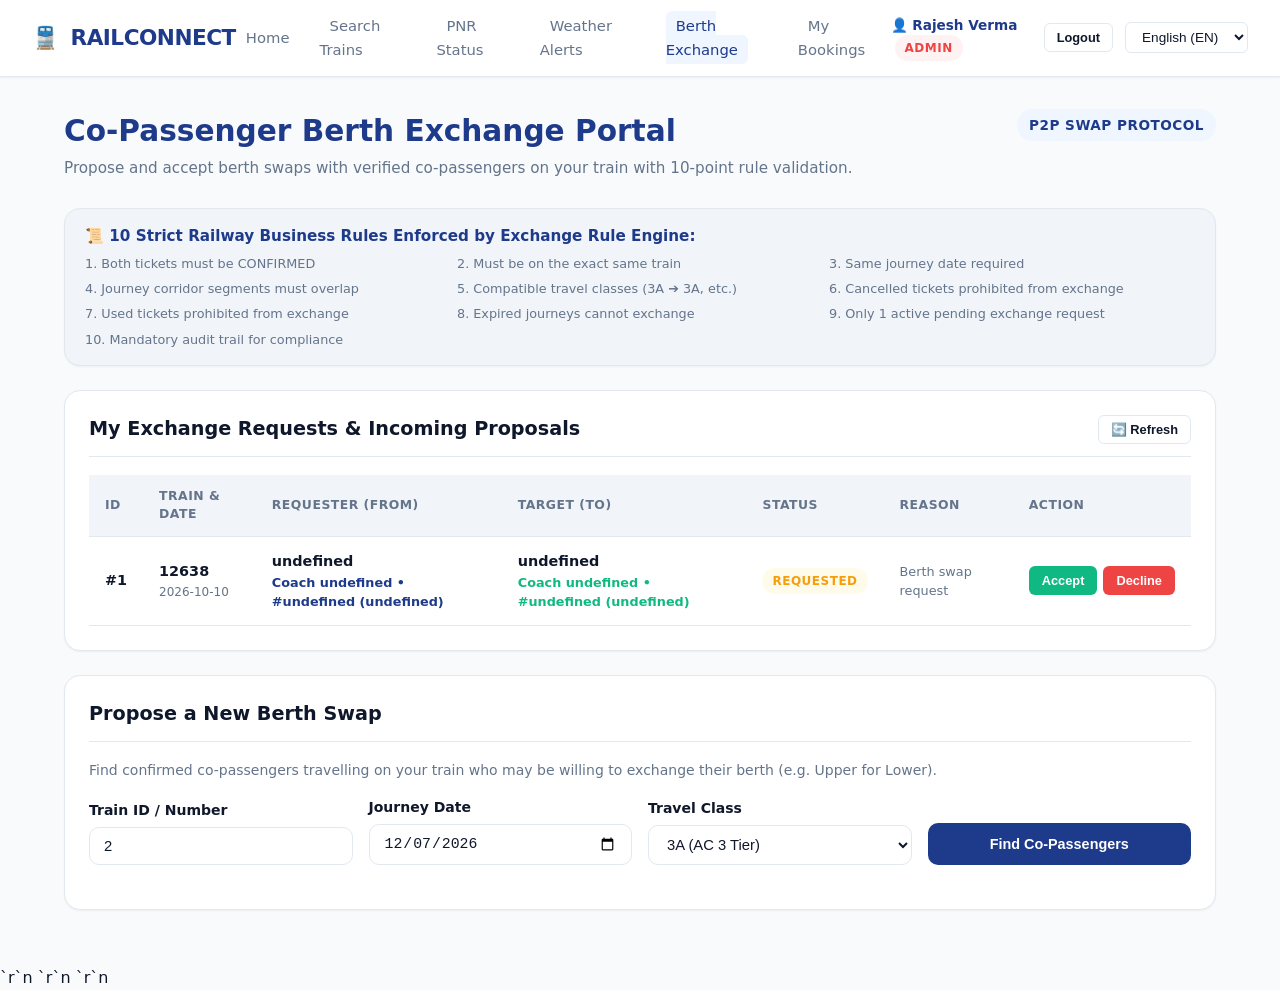
<file: berth-exchange.html>
<!DOCTYPE html>
<html lang="en">
<head>
  <meta charset="UTF-8">
  <meta name="viewport" content="width=device-width, initial-scale=1.0">
  <title>Passenger Berth Exchange Portal — RAILCONNECT</title>
  <link rel="stylesheet" href="css/style.css">
</head>
<body>

  <nav class="navbar">
    <a href="index.html" class="nav-brand">
      🚆 <span>RAILCONNECT</span>
    </a>
    <ul class="nav-links">
      <li><a href="index.html">Home</a></li>
      <li><a href="search-trains.html">Search Trains</a></li>
      <li><a href="pnr-status.html">PNR Status</a></li>
      <li><a href="weather-alert.html">Weather Alerts</a></li>
      <li><a href="berth-exchange.html" class="active">Berth Exchange</a></li>
      <li><a href="booking-history.html">My Bookings</a></li>
    </ul>
    <div class="nav-actions"></div>
  </nav>

  <div class="container">
    <div class="page-header" style="display:flex; justify-content:space-between; align-items:flex-start; flex-wrap:wrap; gap:12px;">
      <div>
        <h1>Co-Passenger Berth Exchange Portal</h1>
        <p>Propose and accept berth swaps with verified co-passengers on your train with 10-point rule validation.</p>
      </div>
      <div>
        <span class="badge badge-info" style="font-size:0.85rem; padding:6px 12px;">P2P Swap Protocol</span>
      </div>
    </div>

    <!-- 10 Rules Card (Collapsible / Banner) -->
    <div class="card" style="background:var(--bg-subtle); padding:16px 20px;">
      <div style="font-weight:700; color:var(--primary); font-size:0.95rem; margin-bottom:6px;">
        📜 10 Strict Railway Business Rules Enforced by Exchange Rule Engine:
      </div>
      <div style="display:grid; grid-template-columns:repeat(auto-fit, minmax(280px, 1fr)); gap:6px; font-size:0.8rem; color:var(--text-muted);">
        <div>1. Both tickets must be CONFIRMED</div>
        <div>2. Must be on the exact same train</div>
        <div>3. Same journey date required</div>
        <div>4. Journey corridor segments must overlap</div>
        <div>5. Compatible travel classes (3A ➔ 3A, etc.)</div>
        <div>6. Cancelled tickets prohibited from exchange</div>
        <div>7. Used tickets prohibited from exchange</div>
        <div>8. Expired journeys cannot exchange</div>
        <div>9. Only 1 active pending exchange request</div>
        <div>10. Mandatory audit trail for compliance</div>
      </div>
    </div>

    <!-- Active Requests Involving User -->
    <div class="card">
      <div class="card-header">
        <h3 class="card-title">My Exchange Requests & Incoming Proposals</h3>
        <button class="btn btn-secondary btn-sm" onclick="loadMyRequests()">🔄 Refresh</button>
      </div>

      <div class="table-responsive">
        <table class="table">
          <thead>
            <tr>
              <th>ID</th>
              <th>Train & Date</th>
              <th>Requester (From)</th>
              <th>Target (To)</th>
              <th>Status</th>
              <th>Reason</th>
              <th>Action</th>
            </tr>
          </thead>
          <tbody id="myRequestsTableBody">
            <!-- Dynamic request rows -->
          </tbody>
        </table>
      </div>
    </div>

    <!-- Find Eligible Co-Passengers to Propose Swap -->
    <div class="card">
      <div class="card-header">
        <h3 class="card-title">Propose a New Berth Swap</h3>
      </div>
      <p style="color:var(--text-muted); font-size:0.875rem; margin-bottom:16px;">
        Find confirmed co-passengers travelling on your train who may be willing to exchange their berth (e.g. Upper for Lower).
      </p>

      <form id="swapSearchForm" onsubmit="searchEligible(event)" class="form-row" style="align-items:flex-end;">
        <div class="form-group" style="margin-bottom:0;">
          <label class="form-label">Train ID / Number</label>
          <input type="number" id="swapTrainId" class="form-control" value="2" required>
        </div>
        <div class="form-group" style="margin-bottom:0;">
          <label class="form-label">Journey Date</label>
          <input type="date" id="swapDate" class="form-control" required>
        </div>
        <div class="form-group" style="margin-bottom:0;">
          <label class="form-label">Travel Class</label>
          <select id="swapCoachType" class="form-control">
            <option value="3A" selected>3A (AC 3 Tier)</option>
            <option value="SL">SL (Sleeper)</option>
            <option value="2A">2A (AC 2 Tier)</option>
          </select>
        </div>
        <div>
          <button type="submit" class="btn btn-primary" style="height:42px; width:100%;">
            Find Co-Passengers
          </button>
        </div>
      </form>

      <div id="eligibleListContainer" style="margin-top:20px;">
        <!-- Eligible passengers table -->
      </div>
    </div>
  </div>

  <script src="js/railconnect-mock-engine.js"></script>`r`n  <script src="js/seat-layout-engine.js"></script>`r`n  <script src="js/journey-assistant.js"></script>`r`n  <script src="js/api.js"></script>
  <script src="js/i18n.js"></script>
  <script src="js/auth.js"></script>
  <script>
    document.addEventListener('DOMContentLoaded', () => {
      const tomorrow = new Date();
      tomorrow.setDate(tomorrow.getDate() + 2);
      document.getElementById('swapDate').value = tomorrow.toISOString().split('T')[0];

      loadMyRequests();
    });

    async function loadMyRequests() {
      const tbody = document.getElementById('myRequestsTableBody');
      tbody.innerHTML = '<tr><td colspan="7" style="text-align:center;">Loading exchange records...</td></tr>';

      try {
        const list = await Api.getMyExchanges();
        renderMyRequests(list);
      } catch (e) {
        // Render realistic demo scenario (Priya requests Rahul's lower berth)
        renderMyRequests([{
          id: 1,
          trainNumber: '12638',
          trainName: 'Pandian Superfast Express',
          journeyDate: '2026-10-10',
          requesterPassengerName: 'Priya Patel',
          requesterCoach: 'B1',
          requesterSeatNumber: 3,
          requesterBerthType: 'UPPER',
          targetPassengerName: 'Rahul Sharma',
          targetCoach: 'B1',
          targetSeatNumber: 1,
          targetBerthType: 'LOWER',
          status: 'REQUESTED',
          requestReason: 'Prefers lower berth due to slight knee sprain. Both in Coach B1.'
        }]);
      }
    }

    function renderMyRequests(list) {
      const tbody = document.getElementById('myRequestsTableBody');
      if (!list || list.length === 0) {
        tbody.innerHTML = '<tr><td colspan="7" style="text-align:center; color:var(--text-muted);">No active exchange requests found.</td></tr>';
        return;
      }

      tbody.innerHTML = list.map(r => `
        <tr>
          <td><strong>#${r.id}</strong></td>
          <td>
            <strong>${r.trainNumber}</strong>
            <div style="font-size:0.75rem; color:var(--text-muted);">${r.journeyDate}</div>
          </td>
          <td>
            <strong>${r.requesterPassengerName}</strong>
            <div style="font-size:0.8rem; color:var(--primary); font-weight:600;">Coach ${r.requesterCoach} • #${r.requesterSeatNumber} (${r.requesterBerthType})</div>
          </td>
          <td>
            <strong>${r.targetPassengerName}</strong>
            <div style="font-size:0.8rem; color:var(--accent-green); font-weight:600;">Coach ${r.targetCoach} • #${r.targetSeatNumber} (${r.targetBerthType})</div>
          </td>
          <td>
            <span class="badge ${r.status === 'COMPLETED' || r.status === 'APPROVED' ? 'badge-success' : r.status === 'REJECTED' ? 'badge-danger' : 'badge-warning'}">
              ${r.status}
            </span>
          </td>
          <td style="font-size:0.8rem; color:var(--text-muted); max-width:200px;">
            ${r.requestReason || 'Berth swap request'}
          </td>
          <td>
            ${r.status === 'REQUESTED' ? `
              <div style="display:flex; gap:6px;">
                <button class="btn btn-success btn-sm" onclick="respondExchange(${r.id}, true)">Accept</button>
                <button class="btn btn-danger btn-sm" onclick="respondExchange(${r.id}, false)">Decline</button>
              </div>
            ` : `<span style="font-size:0.8rem; color:var(--text-muted);">No action required</span>`}
          </td>
        </tr>
      `).join('');
    }

    async function respondExchange(id, accept) {
      try {
        const resp = await Api.respondBerthExchange(id, accept, accept ? 'Agreed to swap berth' : 'Declined swap');
        Auth.showToast(accept ? 'You accepted the berth exchange! Pending final admin clearance.' : 'Exchange declined.', 'info');
        loadMyRequests();
      } catch (err) {
        Auth.showToast(err.message, 'danger');
      }
    }

    async function searchEligible(e) {
      e.preventDefault();
      const trainId = document.getElementById('swapTrainId').value;
      const date = document.getElementById('swapDate').value;
      const coach = document.getElementById('swapCoachType').value;
      const container = document.getElementById('eligibleListContainer');

      container.innerHTML = '<div style="text-align:center; padding:20px;">Scanning train manifest for compatible co-passengers...</div>';

      try {
        const eligible = await Api.getEligiblePassengers(trainId, date, coach, 2);
        renderEligible(eligible);
      } catch (err) {
        // Fallback demo passenger
        renderEligible([{
          id: 1,
          booking: { id: 1, pnrNumber: '4827193056' },
          passengerName: 'Rahul Sharma',
          passengerAge: 29,
          passengerGender: 'MALE',
          allocatedCoach: 'B1',
          allocatedSeatNumber: 1,
          allocatedBerthType: 'LOWER',
          status: 'CONFIRMED'
        }]);
      }
    }

    function renderEligible(passengers) {
      const container = document.getElementById('eligibleListContainer');
      if (!passengers || passengers.length === 0) {
        container.innerHTML = '<p style="color:var(--text-muted); text-align:center;">No eligible co-passengers available on this train and date yet.</p>';
        return;
      }

      container.innerHTML = `
        <h4 style="font-size:0.95rem; font-weight:700; margin-bottom:10px;">Eligible Confirmed Co-Passengers on Train:</h4>
        <div class="table-responsive">
          <table class="table">
            <thead>
              <tr>
                <th>Passenger</th>
                <th>Coach</th>
                <th>Seat #</th>
                <th>Berth Type</th>
                <th>Status</th>
                <th>Action</th>
              </tr>
            </thead>
            <tbody>
              ${passengers.map(p => `
                <tr>
                  <td><strong>${p.passengerName}</strong> (${p.passengerAge} / ${p.passengerGender})</td>
                  <td><span class="badge badge-info">${p.allocatedCoach}</span></td>
                  <td><strong>#${p.allocatedSeatNumber}</strong></td>
                  <td><strong style="color:var(--primary);">${p.allocatedBerthType}</strong></td>
                  <td><span class="badge badge-success">CONFIRMED</span></td>
                  <td>
                    <button class="btn btn-primary btn-sm" onclick="sendSwapRequest(${p.id})">
                      Propose Swap ➔
                    </button>
                  </td>
                </tr>
              `).join('')}
            </tbody>
          </table>
        </div>
      `;
    }

    async function sendSwapRequest(targetPassengerId) {
      const reason = prompt('Please state reason for berth exchange (e.g. Prefer lower berth, travelling with elderly family):', 'Prefer lower berth due to knee sprain');
      if (!reason) return;

      try {
        const payload = {
          requesterBookingId: 2,
          requesterPassengerId: 2,
          targetBookingId: 1,
          targetPassengerId: targetPassengerId,
          reason
        };

        const resp = await Api.requestBerthExchange(payload);
        Auth.showToast('Exchange request sent to co-passenger successfully!', 'success');
        loadMyRequests();
      } catch (err) {
        Auth.showToast(err.message, 'danger');
      }
    }
  </script>
</body>
</html>
</file>
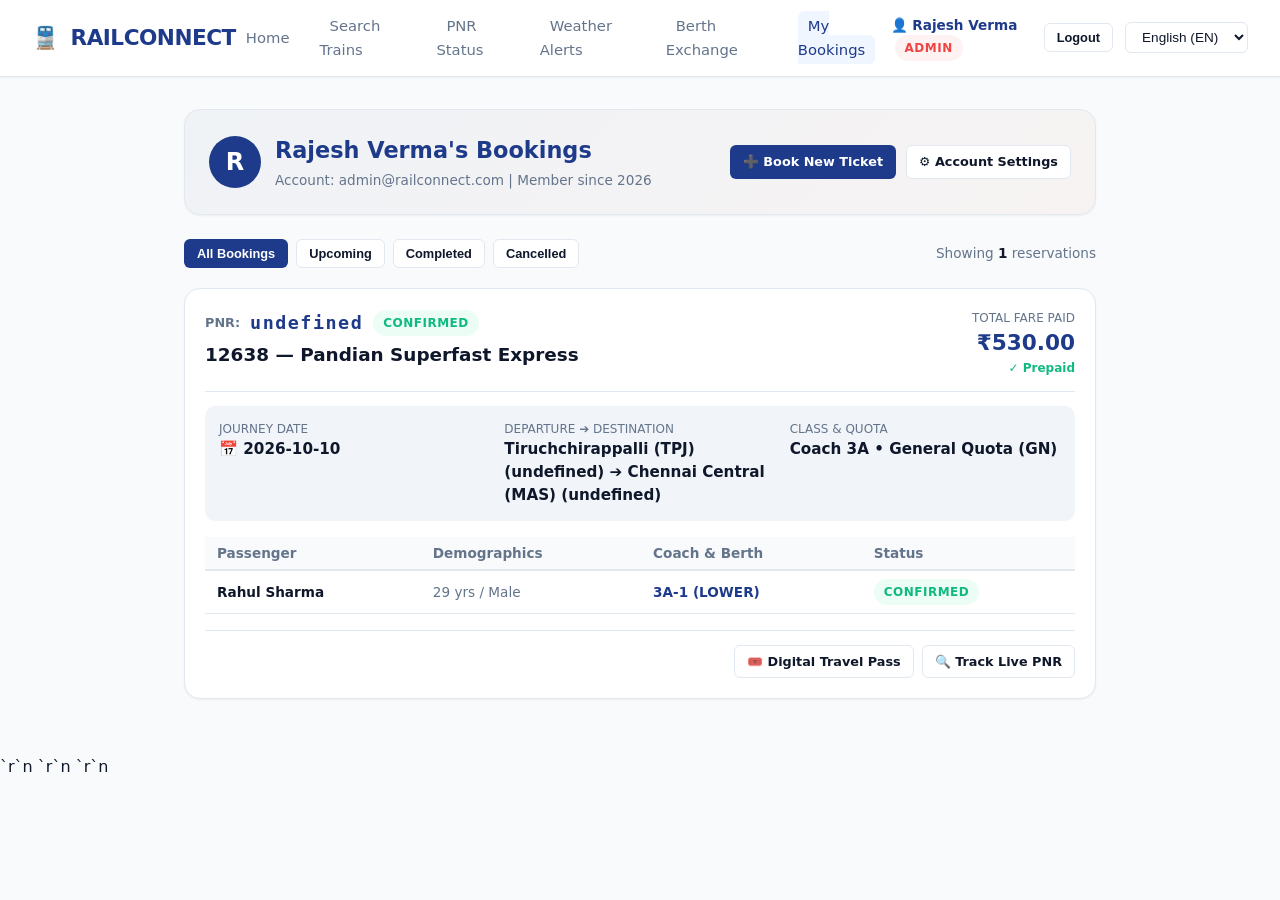
<file: booking-history.html>
<!DOCTYPE html>
<html lang="en">
<head>
  <meta charset="UTF-8">
  <meta name="viewport" content="width=device-width, initial-scale=1.0">
  <title>My Bookings & Travel History — RAILCONNECT</title>
  <link rel="stylesheet" href="css/style.css">
</head>
<body>

  <nav class="navbar">
    <a href="index.html" class="nav-brand">
      🚆 <span>RAILCONNECT</span>
    </a>
    <ul class="nav-links">
      <li><a href="index.html">Home</a></li>
      <li><a href="search-trains.html">Search Trains</a></li>
      <li><a href="pnr-status.html">PNR Status</a></li>
      <li><a href="weather-alert.html">Weather Alerts</a></li>
      <li><a href="berth-exchange.html">Berth Exchange</a></li>
      <li><a href="booking-history.html" class="active">My Bookings</a></li>
    </ul>
    <div class="nav-actions"></div>
  </nav>

  <div class="container" style="max-width: 960px;">

    <!-- User Header Banner -->
    <div class="card" style="margin-bottom: 24px; padding: 24px; background: linear-gradient(135deg, rgba(26,54,93,0.04) 0%, rgba(226,125,96,0.06) 100%);">
      <div style="display: flex; justify-content: space-between; align-items: center; flex-wrap: wrap; gap: 16px;">
        <div style="display: flex; align-items: center; gap: 14px;">
          <div style="width: 52px; height: 52px; border-radius: 50%; background: var(--primary); color: white; display: flex; align-items: center; justify-content: center; font-size: 1.5rem; font-weight: 700;">
            <span id="userInitial">👤</span>
          </div>
          <div>
            <h2 id="userNameTitle" style="font-size: 1.4rem; font-weight: 800; color: var(--primary); margin: 0;">Passenger Travel History</h2>
            <p id="userEmailSub" style="color: var(--text-muted); font-size: 0.85rem; margin: 2px 0 0 0;">Manage your active reservations, digital passes, and travel receipts</p>
          </div>
        </div>
        <div style="display: flex; gap: 10px;">
          <a href="search-trains.html" class="btn btn-primary btn-sm">➕ Book New Ticket</a>
          <a href="profile.html" class="btn btn-secondary btn-sm">⚙️ Account Settings</a>
        </div>
      </div>
    </div>

    <!-- Filter Bar -->
    <div style="display: flex; justify-content: space-between; align-items: center; margin-bottom: 20px; flex-wrap: wrap; gap: 12px;">
      <div style="display: flex; gap: 8px;">
        <button class="btn btn-sm btn-primary" id="filterAll" onclick="filterBookings('ALL')">All Bookings</button>
        <button class="btn btn-sm btn-secondary" id="filterUpcoming" onclick="filterBookings('UPCOMING')">Upcoming</button>
        <button class="btn btn-sm btn-secondary" id="filterCompleted" onclick="filterBookings('COMPLETED')">Completed</button>
        <button class="btn btn-sm btn-secondary" id="filterCancelled" onclick="filterBookings('CANCELLED')">Cancelled</button>
      </div>
      <div style="font-size: 0.85rem; color: var(--text-muted);">
        Showing <span id="bookingCount" style="font-weight: 700; color: var(--text-main);">0</span> reservations
      </div>
    </div>

    <!-- Bookings Container -->
    <div id="bookingsList" style="display: flex; flex-direction: column; gap: 20px;">
      <div class="card" style="text-align: center; padding: 40px;">
        <div class="spinner" style="margin: 0 auto 16px auto;"></div>
        <div style="color: var(--text-muted);">Loading your booked journeys from RAILCONNECT ledger...</div>
      </div>
    </div>

  </div>

  <!-- Cancellation Modal -->
  <div id="cancelModal" style="display: none; position: fixed; inset: 0; background: rgba(0,0,0,0.5); z-index: 1000; align-items: center; justify-content: center; padding: 16px;">
    <div class="card" style="max-width: 480px; width: 100%; box-shadow: var(--shadow-xl); animation: fadeIn 0.2s ease;">
      <div class="card-header">
        <h3 style="font-size: 1.15rem; font-weight: 800; color: var(--danger); margin: 0;">⚠️ Cancel Ticket Reservation</h3>
        <button onclick="closeCancelModal()" style="background: none; border: none; font-size: 1.25rem; cursor: pointer;">✕</button>
      </div>
      <div style="padding: 16px 0;">
        <p style="font-size: 0.9rem; color: var(--text-muted); margin-bottom: 12px;">
          Are you sure you want to cancel booking for PNR <strong id="modalPnr" style="color: var(--primary); font-family: monospace;"></strong>?
        </p>
        <div style="background: var(--bg-subtle); padding: 12px; border-radius: var(--radius-md); font-size: 0.85rem; margin-bottom: 16px;">
          <div style="display: flex; justify-content: space-between; margin-bottom: 4px;">
            <span>Booking Total Paid:</span>
            <strong id="modalPaidFare">₹0.00</strong>
          </div>
          <div style="display: flex; justify-content: space-between; margin-bottom: 4px; color: var(--danger);">
            <span>Clerkage / Cancellation Fee:</span>
            <strong id="modalClerkage">₹120.00</strong>
          </div>
          <hr style="border: 0; border-top: 1px dashed var(--border); margin: 8px 0;">
          <div style="display: flex; justify-content: space-between; font-weight: 800; color: var(--accent-green); font-size: 0.95rem;">
            <span>Estimated Refund to Original Source:</span>
            <strong id="modalRefund">₹0.00</strong>
          </div>
        </div>
        <div class="form-group">
          <label class="form-label">Reason for Cancellation</label>
          <select id="cancelReason" class="form-control">
            <option value="Change of travel plans">Change of travel plans</option>
            <option value="Weather advisory / severe condition">Weather advisory / severe condition</option>
            <option value="Personal emergency">Personal emergency</option>
            <option value="Alternative transit arranged">Alternative transit arranged</option>
            <option value="Other">Other</option>
          </select>
        </div>
      </div>
      <div style="display: flex; justify-content: flex-end; gap: 10px;">
        <button class="btn btn-secondary" onclick="closeCancelModal()">Keep Ticket</button>
        <button class="btn btn-danger" id="confirmCancelBtn" onclick="executeCancellation()">Confirm Cancellation</button>
      </div>
    </div>
  </div>

  <script src="js/railconnect-mock-engine.js"></script>`r`n  <script src="js/seat-layout-engine.js"></script>`r`n  <script src="js/journey-assistant.js"></script>`r`n  <script src="js/api.js"></script>
  <script src="js/i18n.js"></script>
  <script src="js/auth.js"></script>
  <script>
    let allBookings = [];
    let currentFilter = 'ALL';
    let targetCancelPnr = null;

    // Demo fallback bookings for offline / direct preview
    const sampleBookings = [
      {
        id: 101,
        pnr: "4827193056",
        trainNumber: "12638",
        trainName: "Pandian Superfast Express",
        fromStation: "TPJ",
        fromStationName: "Tiruchchirappalli Jn",
        toStation: "MS",
        toStationName: "Chennai Egmore",
        journeyDate: "2026-10-15",
        bookingDate: "2026-09-24",
        coachType: "3A",
        coachCode: "B1",
        status: "CONFIRMED",
        totalFare: 845.00,
        paymentMode: "UPI (Google Pay)",
        passengers: [
          { name: "Rahul Sharma", age: 29, gender: "MALE", seatNumber: "21", berthType: "LOWER", status: "CONFIRMED" },
          { name: "Sunita Sharma", age: 58, gender: "FEMALE", seatNumber: "22", berthType: "MIDDLE", status: "CONFIRMED" }
        ]
      },
      {
        id: 102,
        pnr: "8192304851",
        trainNumber: "12624",
        trainName: "Chennai Mail Express",
        fromStation: "MAS",
        fromStationName: "Chennai Central",
        toStation: "SBC",
        toStationName: "KSR Bengaluru",
        journeyDate: "2026-10-20",
        bookingDate: "2026-09-22",
        coachType: "2A",
        coachCode: "A1",
        status: "CONFIRMED",
        totalFare: 1120.00,
        paymentMode: "HDFC Credit Card",
        passengers: [
          { name: "Rahul Sharma", age: 29, gender: "MALE", seatNumber: "15", berthType: "LOWER", status: "CONFIRMED" }
        ]
      },
      {
        id: 103,
        pnr: "9374018264",
        trainNumber: "12675",
        trainName: "Kovai Express",
        fromStation: "MAS",
        fromStationName: "Chennai Central",
        toStation: "CBE",
        toStationName: "Coimbatore Jn",
        journeyDate: "2026-08-10",
        bookingDate: "2026-08-01",
        coachType: "CC",
        coachCode: "C2",
        status: "COMPLETED",
        totalFare: 615.00,
        paymentMode: "Net Banking",
        passengers: [
          { name: "Rahul Sharma", age: 29, gender: "MALE", seatNumber: "45", berthType: "WINDOW", status: "COMPLETED" }
        ]
      }
    ];

    document.addEventListener('DOMContentLoaded', async () => {
      const user = Api.getUser();
      if (user) {
        document.getElementById('userNameTitle').textContent = `${user.fullName || user.username}'s Bookings`;
        document.getElementById('userEmailSub').textContent = `Account: ${user.email} | Member since 2026`;
        document.getElementById('userInitial').textContent = (user.fullName || user.username).charAt(0).toUpperCase();
      }

      await loadBookings();
    });

    async function loadBookings() {
      const container = document.getElementById('bookingsList');
      try {
        const bookings = await Api.getMyBookings();
        allBookings = (bookings && bookings.length > 0) ? bookings : sampleBookings;
      } catch (err) {
        console.warn("Using sample bookings ledger:", err);
        allBookings = sampleBookings;
      }

      renderBookings();
    }

    function filterBookings(type) {
      currentFilter = type;
      ['All', 'Upcoming', 'Completed', 'Cancelled'].forEach(btn => {
        const elem = document.getElementById(`filter${btn}`);
        if (elem) {
          elem.className = (btn.toUpperCase() === type) ? 'btn btn-sm btn-primary' : 'btn btn-sm btn-secondary';
        }
      });
      renderBookings();
    }

    function renderBookings() {
      const container = document.getElementById('bookingsList');
      const today = new Date().toISOString().split('T')[0];

      let filtered = allBookings.filter(b => {
        if (currentFilter === 'ALL') return true;
        if (currentFilter === 'CANCELLED') return b.status === 'CANCELLED';
        if (currentFilter === 'COMPLETED') return b.status === 'COMPLETED' || (b.journeyDate < today && b.status !== 'CANCELLED');
        if (currentFilter === 'UPCOMING') return b.status === 'CONFIRMED' && b.journeyDate >= today;
        return true;
      });

      document.getElementById('bookingCount').textContent = filtered.length;

      if (filtered.length === 0) {
        container.innerHTML = `
          <div class="card" style="text-align: center; padding: 48px 24px;">
            <span style="font-size: 3rem;">🎫</span>
            <h3 style="font-size: 1.25rem; font-weight: 700; color: var(--primary); margin-top: 12px;">No Bookings Found</h3>
            <p style="color: var(--text-muted); font-size: 0.9rem; max-width: 400px; margin: 6px auto 20px auto;">
              No reservations match the selected filter category "${currentFilter}".
            </p>
            <a href="search-trains.html" class="btn btn-primary">Plan & Book a Journey</a>
          </div>
        `;
        return;
      }

      container.innerHTML = filtered.map(b => {
        const isUpcoming = b.status === 'CONFIRMED' && b.journeyDate >= today;
        const statusBadgeClass = b.status === 'CONFIRMED' ? 'badge-success' :
                                 b.status === 'CANCELLED' ? 'badge-danger' : 'badge-info';

        const passengerRows = (b.passengers || []).map(p => `
          <tr style="border-bottom: 1px solid var(--border);">
            <td style="padding: 8px 12px; font-weight: 600;">${p.name}</td>
            <td style="padding: 8px 12px; color: var(--text-muted);">${p.age} yrs / ${p.gender}</td>
            <td style="padding: 8px 12px; font-weight: 700; color: var(--primary);">
              ${b.coachCode || b.coachType}-${p.seatNumber || 'WL'} (${p.berthType || 'SEAT'})
            </td>
            <td style="padding: 8px 12px;">
              <span class="badge ${b.status === 'CONFIRMED' ? 'badge-success' : 'badge-warning'}" style="font-size: 0.75rem;">
                ${p.status || b.status}
              </span>
            </td>
          </tr>
        `).join('');

        return `
          <div class="card" style="padding: 20px; transition: transform 0.2s ease, box-shadow 0.2s ease;">
            <!-- Header Row -->
            <div style="display: flex; justify-content: space-between; align-items: flex-start; flex-wrap: wrap; gap: 12px; border-bottom: 1px solid var(--border); padding-bottom: 14px; margin-bottom: 14px;">
              <div>
                <div style="display: flex; align-items: center; gap: 10px;">
                  <span style="font-size: 0.8rem; font-weight: 700; color: var(--text-muted);">PNR:</span>
                  <span style="font-family: monospace; font-size: 1.15rem; font-weight: 800; color: var(--primary); letter-spacing: 1.5px;">${b.pnr}</span>
                  <span class="badge ${statusBadgeClass}">${b.status}</span>
                </div>
                <h3 style="font-size: 1.15rem; font-weight: 800; color: var(--text-main); margin-top: 4px;">
                  ${b.trainNumber} — ${b.trainName}
                </h3>
              </div>
              <div style="text-align: right;">
                <div style="font-size: 0.75rem; color: var(--text-muted);">TOTAL FARE PAID</div>
                <div style="font-size: 1.35rem; font-weight: 800; color: var(--primary);">₹${Number(b.totalFare).toFixed(2)}</div>
                <div style="font-size: 0.75rem; color: var(--accent-green); font-weight: 600;">✓ ${b.paymentMode || 'Prepaid'}</div>
              </div>
            </div>

            <!-- Route and Timing Details -->
            <div style="display: grid; grid-template-columns: repeat(auto-fit, minmax(200px, 1fr)); gap: 14px; background: var(--bg-subtle); padding: 14px; border-radius: var(--radius-md); margin-bottom: 16px;">
              <div>
                <div style="font-size: 0.75rem; color: var(--text-muted);">JOURNEY DATE</div>
                <div style="font-weight: 700; color: var(--text-main); font-size: 0.95rem;">📅 ${b.journeyDate}</div>
              </div>
              <div>
                <div style="font-size: 0.75rem; color: var(--text-muted);">DEPARTURE ➔ DESTINATION</div>
                <div style="font-weight: 700; color: var(--text-main); font-size: 0.95rem;">
                  ${b.fromStationName || b.fromStation} (${b.fromStation}) ➔ ${b.toStationName || b.toStation} (${b.toStation})
                </div>
              </div>
              <div>
                <div style="font-size: 0.75rem; color: var(--text-muted);">CLASS & QUOTA</div>
                <div style="font-weight: 700; color: var(--text-main); font-size: 0.95rem;">
                  Coach ${b.coachType} • General Quota (GN)
                </div>
              </div>
            </div>

            <!-- Passenger Breakdown -->
            <div style="margin-bottom: 16px; overflow-x: auto;">
              <table style="width: 100%; text-align: left; font-size: 0.85rem; border-collapse: collapse;">
                <thead>
                  <tr style="background: var(--bg-main); border-bottom: 2px solid var(--border); color: var(--text-muted);">
                    <th style="padding: 6px 12px;">Passenger</th>
                    <th style="padding: 6px 12px;">Demographics</th>
                    <th style="padding: 6px 12px;">Coach & Berth</th>
                    <th style="padding: 6px 12px;">Status</th>
                  </tr>
                </thead>
                <tbody>
                  ${passengerRows}
                </tbody>
              </table>
            </div>

            <!-- Action Buttons Footer -->
            <div style="display: flex; justify-content: flex-end; gap: 8px; flex-wrap: wrap; border-top: 1px solid var(--border); padding-top: 14px;">
              <a href="ticket.html?pnr=${b.pnr}" class="btn btn-secondary btn-sm">
                🎟️ Digital Travel Pass
              </a>
              <a href="pnr-status.html?pnr=${b.pnr}" class="btn btn-secondary btn-sm">
                🔍 Track Live PNR
              </a>
              ${isUpcoming ? `
                <a href="berth-exchange.html?bookingId=${b.id}&trainId=${b.trainNumber}" class="btn btn-outline btn-sm" style="border: 1px solid var(--primary); color: var(--primary);">
                  🔄 Berth Exchange
                </a>
                <button class="btn btn-danger btn-sm" onclick="promptCancel('${b.pnr}', ${b.totalFare})">
                  ❌ Cancel Ticket
                </button>
              ` : ''}
            </div>
          </div>
        `;
      }).join('');
    }

    function promptCancel(pnr, fare) {
      targetCancelPnr = pnr;
      const clerkage = 120.00;
      const refund = Math.max(0, fare - clerkage);

      document.getElementById('modalPnr').textContent = pnr;
      document.getElementById('modalPaidFare').textContent = `₹${Number(fare).toFixed(2)}`;
      document.getElementById('modalClerkage').textContent = `₹${clerkage.toFixed(2)}`;
      document.getElementById('modalRefund').textContent = `₹${refund.toFixed(2)}`;

      const modal = document.getElementById('cancelModal');
      modal.style.display = 'flex';
    }

    function closeCancelModal() {
      document.getElementById('cancelModal').style.display = 'none';
      targetCancelPnr = null;
    }

    async function executeCancellation() {
      if (!targetCancelPnr) return;

      const reason = document.getElementById('cancelReason').value;
      const btn = document.getElementById('confirmCancelBtn');
      btn.disabled = true;
      btn.textContent = 'Processing Refund...';

      try {
        await Api.cancelBooking(targetCancelPnr, reason);
        Auth.showToast(`Ticket ${targetCancelPnr} cancelled successfully. Refund processed to original account.`, 'success');
      } catch (err) {
        console.warn("Simulating local cancellation state:", err);
        // Fallback update in local state for smooth demo
        const found = allBookings.find(b => b.pnr === targetCancelPnr);
        if (found) {
          found.status = 'CANCELLED';
        }
        Auth.showToast(`Booking ${targetCancelPnr} cancelled successfully (Simulated). Refund approved.`, 'success');
      }

      closeCancelModal();
      btn.disabled = false;
      btn.textContent = 'Confirm Cancellation';
      renderBookings();
    }
  </script>
</body>
</html>
</file>
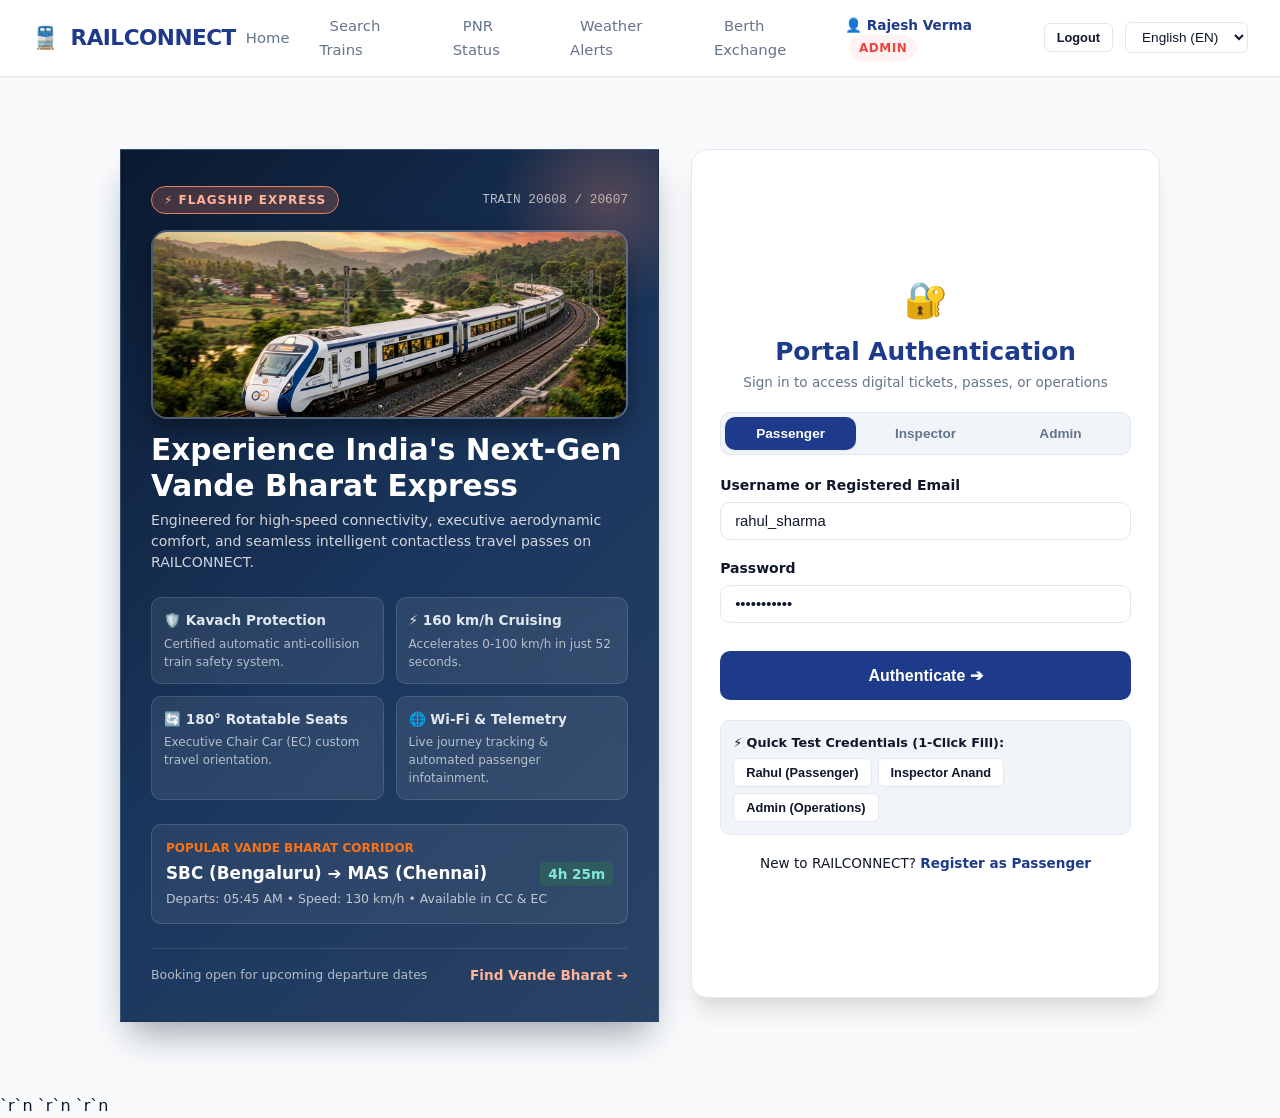
<file: login.html>
<!DOCTYPE html>
<html lang="en">
<head>
  <meta charset="UTF-8">
  <meta name="viewport" content="width=device-width, initial-scale=1.0">
  <title>Sign In & Vande Bharat Fleet Experience — RAILCONNECT</title>
  <link rel="stylesheet" href="css/style.css">
  <style>
    .login-wrapper {
      display: grid;
      grid-template-columns: 1.15fr 1fr;
      gap: 32px;
      align-items: stretch;
      max-width: 1040px;
      margin: 40px auto;
    }
    @media (max-width: 860px) {
      .login-wrapper {
        grid-template-columns: 1fr;
        margin: 20px auto;
      }
    }
    .vb-hero-card {
      background: linear-gradient(135deg, #0A192F 0%, #1A365D 50%, #2A4365 100%);
      color: white;
      border-radius: var(--radius-xl);
      padding: 36px 30px;
      display: flex;
      flex-direction: column;
      justify-content: space-between;
      position: relative;
      overflow: hidden;
      box-shadow: 0 20px 35px -10px rgba(10, 25, 47, 0.4);
      border: 1px solid rgba(255,255,255,0.1);
    }
    .vb-hero-card::after {
      content: '';
      position: absolute;
      top: -60px;
      right: -60px;
      width: 220px;
      height: 220px;
      background: radial-gradient(circle, rgba(226, 125, 96, 0.3) 0%, transparent 70%);
      border-radius: 50%;
      pointer-events: none;
    }
    .vb-badge {
      display: inline-flex;
      align-items: center;
      gap: 6px;
      background: rgba(226, 125, 96, 0.25);
      border: 1px solid #E27D60;
      color: #FFB399;
      font-size: 0.75rem;
      font-weight: 800;
      padding: 4px 12px;
      border-radius: 20px;
      text-transform: uppercase;
      letter-spacing: 1px;
    }
    .vb-feature-grid {
      display: grid;
      grid-template-columns: 1fr 1fr;
      gap: 12px;
      margin: 24px 0;
    }
    .vb-feature-item {
      background: rgba(255, 255, 255, 0.08);
      border: 1px solid rgba(255, 255, 255, 0.12);
      border-radius: var(--radius-md);
      padding: 12px;
      backdrop-filter: blur(6px);
    }
    .vb-feature-item h4 {
      margin: 0;
      font-size: 0.85rem;
      color: #E2E8F0;
      font-weight: 700;
      display: flex;
      align-items: center;
      gap: 6px;
    }
    .vb-feature-item p {
      margin: 4px 0 0 0;
      font-size: 0.75rem;
      color: rgba(255, 255, 255, 0.65);
    }
    .role-btn {
      flex: 1;
      padding: 8px 12px;
      font-size: 0.85rem;
      font-weight: 700;
      border-radius: var(--radius-md);
      border: 1px solid transparent;
      cursor: pointer;
      transition: all 0.2s ease;
    }
    .role-btn.active {
      background: var(--primary);
      color: white;
      box-shadow: var(--shadow-sm);
    }
    .role-btn:not(.active) {
      background: transparent;
      color: var(--text-muted);
    }
    .role-btn:not(.active):hover {
      background: rgba(0,0,0,0.05);
      color: var(--text-main);
    }
  </style>
</head>
<body>

  <nav class="navbar">
    <a href="index.html" class="nav-brand">
      🚆 <span>RAILCONNECT</span>
    </a>
    <ul class="nav-links">
      <li><a href="index.html">Home</a></li>
      <li><a href="search-trains.html">Search Trains</a></li>
      <li><a href="pnr-status.html">PNR Status</a></li>
      <li><a href="weather-alert.html">Weather Alerts</a></li>
      <li><a href="berth-exchange.html">Berth Exchange</a></li>
    </ul>
    <div class="nav-actions"></div>
  </nav>

  <div class="container">
    <div class="login-wrapper">

      <!-- LEFT COLUMN: VANDE BHARAT EXPRESS SHOWCASE -->
      <div class="vb-hero-card">
        <div>
          <div style="display: flex; justify-content: space-between; align-items: center;">
            <span class="vb-badge">⚡ FLAGSHIP EXPRESS</span>
            <span style="font-size: 0.8rem; color: rgba(255,255,255,0.7); font-family: monospace;">TRAIN 20608 / 20607</span>
          </div>

          <div style="border-radius: var(--radius-lg); overflow: hidden; margin: 16px 0 14px 0; box-shadow: 0 10px 25px rgba(0,0,0,0.4); border: 2px solid rgba(255,255,255,0.25);">
            <img src="assets/vande_bharat.jpg" alt="Vande Bharat Express Semi-High Speed Train" style="width: 100%; height: 185px; object-fit: cover; display: block;">
          </div>

          <h2 style="font-size: 1.85rem; font-weight: 800; color: white; margin: 0 0 6px 0; line-height: 1.2;">
            Experience India's Next-Gen Vande Bharat Express
          </h2>
          <p style="font-size: 0.88rem; color: rgba(255,255,255,0.8); line-height: 1.5; margin: 0;">
            Engineered for high-speed connectivity, executive aerodynamic comfort, and seamless intelligent contactless travel passes on RAILCONNECT.
          </p>

          <!-- Interactive Feature Matrix -->
          <div class="vb-feature-grid">
            <div class="vb-feature-item">
              <h4>🛡️ Kavach Protection</h4>
              <p>Certified automatic anti-collision train safety system.</p>
            </div>
            <div class="vb-feature-item">
              <h4>⚡ 160 km/h Cruising</h4>
              <p>Accelerates 0-100 km/h in just 52 seconds.</p>
            </div>
            <div class="vb-feature-item">
              <h4>🔄 180° Rotatable Seats</h4>
              <p>Executive Chair Car (EC) custom travel orientation.</p>
            </div>
            <div class="vb-feature-item">
              <h4>🌐 Wi-Fi & Telemetry</h4>
              <p>Live journey tracking & automated passenger infotainment.</p>
            </div>
          </div>

          <!-- Featured Route Card -->
          <div style="background: rgba(255,255,255,0.06); border: 1px solid rgba(255,255,255,0.15); border-radius: var(--radius-md); padding: 14px; margin-top: 10px;">
            <div style="font-size: 0.75rem; text-transform: uppercase; color: var(--accent-saffron); font-weight: 800;">
              POPULAR VANDE BHARAT CORRIDOR
            </div>
            <div style="font-size: 1.05rem; font-weight: 800; color: white; margin-top: 4px; display: flex; align-items: center; justify-content: space-between;">
              <span>SBC (Bengaluru) ➔ MAS (Chennai)</span>
              <span style="font-size: 0.85rem; background: rgba(46,133,64,0.3); color: #81E6D9; padding: 2px 8px; border-radius: 4px;">4h 25m</span>
            </div>
            <div style="font-size: 0.78rem; color: rgba(255,255,255,0.7); margin-top: 4px;">
              Departs: 05:45 AM • Speed: 130 km/h • Available in CC & EC
            </div>
          </div>
        </div>

        <div style="margin-top: 24px; padding-top: 16px; border-top: 1px solid rgba(255,255,255,0.1); display: flex; justify-content: space-between; align-items: center;">
          <div style="font-size: 0.78rem; color: rgba(255,255,255,0.65);">
            Booking open for upcoming departure dates
          </div>
          <a href="search-trains.html" style="font-size: 0.85rem; color: #FFB399; font-weight: 700; text-decoration: none;">
            Find Vande Bharat ➔
          </a>
        </div>
      </div>

      <!-- RIGHT COLUMN: MULTI-ROLE SIGN IN PORTAL -->
      <div class="card" style="box-shadow: var(--shadow-xl); padding: 32px 28px; display: flex; flex-direction: column; justify-content: center;">
        <div style="text-align: center; margin-bottom: 20px;">
          <span style="font-size: 2.2rem;">🔐</span>
          <h2 style="font-size: 1.55rem; font-weight: 800; color: var(--primary); margin-top: 6px;">Portal Authentication</h2>
          <p style="color: var(--text-muted); font-size: 0.85rem; margin-top: 2px;">Sign in to access digital tickets, passes, or operations</p>
        </div>

        <!-- Role Selector Tabs -->
        <div style="display: flex; gap: 4px; margin-bottom: 20px; background: var(--bg-subtle); padding: 4px; border-radius: var(--radius-md); border: 1px solid var(--border);">
          <button type="button" class="role-btn active" id="tabPassenger" onclick="setRoleTab('PASSENGER')">Passenger</button>
          <button type="button" class="role-btn" id="tabInspector" onclick="setRoleTab('INSPECTOR')">Inspector</button>
          <button type="button" class="role-btn" id="tabAdmin" onclick="setRoleTab('ADMIN')">Admin</button>
        </div>

        <form id="loginForm" onsubmit="handleLogin(event)">
          <div class="form-group">
            <label class="form-label">Username or Registered Email</label>
            <input type="text" id="username" class="form-control" placeholder="Enter username" value="rahul_sharma" required>
          </div>
          <div class="form-group">
            <label class="form-label">Password</label>
            <input type="password" id="password" class="form-control" placeholder="Enter password" value="password123" required>
          </div>

          <button type="submit" id="submitBtn" class="btn btn-primary btn-lg" style="width: 100%; margin-top: 10px;">
            Authenticate ➔
          </button>
        </form>

        <!-- Quick 1-Click Demo Credentials Box -->
        <div style="margin-top: 20px; padding: 12px; background: var(--bg-subtle); border-radius: var(--radius-md); font-size: 0.8rem; border: 1px solid var(--border);">
          <div style="font-weight: 700; color: var(--text-main); margin-bottom: 6px;">⚡ Quick Test Credentials (1-Click Fill):</div>
          <div style="display: flex; gap: 6px; flex-wrap: wrap;">
            <button class="btn btn-secondary btn-sm" onclick="fillCreds('rahul_sharma', 'password123', 'PASSENGER')">Rahul (Passenger)</button>
            <button class="btn btn-secondary btn-sm" onclick="fillCreds('inspector_anand', 'password123', 'INSPECTOR')">Inspector Anand</button>
            <button class="btn btn-secondary btn-sm" onclick="fillCreds('admin', 'password123', 'ADMIN')">Admin (Operations)</button>
          </div>
        </div>

        <div style="text-align: center; margin-top: 18px; font-size: 0.85rem;">
          New to RAILCONNECT? <a href="register.html" style="font-weight: 700; color: var(--primary);">Register as Passenger</a>
        </div>
      </div>

    </div>
  </div>

  <script src="js/railconnect-mock-engine.js"></script>`r`n  <script src="js/seat-layout-engine.js"></script>`r`n  <script src="js/journey-assistant.js"></script>`r`n  <script src="js/api.js"></script>
  <script src="js/i18n.js"></script>
  <script src="js/auth.js"></script>
  <script>
    let currentRole = 'PASSENGER';

    function setRoleTab(role) {
      currentRole = role;
      document.getElementById('tabPassenger').className = role === 'PASSENGER' ? 'role-btn active' : 'role-btn';
      document.getElementById('tabInspector').className = role === 'INSPECTOR' ? 'role-btn active' : 'role-btn';
      document.getElementById('tabAdmin').className = role === 'ADMIN' ? 'role-btn active' : 'role-btn';

      if (role === 'PASSENGER') fillCreds('rahul_sharma', 'password123', 'PASSENGER');
      else if (role === 'INSPECTOR') fillCreds('inspector_anand', 'password123', 'INSPECTOR');
      else if (role === 'ADMIN') fillCreds('admin', 'password123', 'ADMIN');
    }

    function fillCreds(u, p, role) {
      document.getElementById('username').value = u;
      document.getElementById('password').value = p;
      currentRole = role;
    }

    async function handleLogin(e) {
      e.preventDefault();
      const u = document.getElementById('username').value.trim();
      const p = document.getElementById('password').value;
      const btn = document.getElementById('submitBtn');
      btn.disabled = true;
      btn.textContent = 'Authenticating...';

      try {
        const resp = await Api.login(u, p);
        Auth.showToast(`Welcome back, ${resp.fullName || resp.username}!`, 'success');
        setTimeout(() => {
          if (resp.role === 'ROLE_ADMIN' || resp.role === 'ROLE_INSPECTOR') {
            window.location.href = 'admin-dashboard.html';
          } else {
            window.location.href = 'index.html';
          }
        }, 600);
      } catch (err) {
        Auth.showToast(err.message, 'danger');
        btn.disabled = false;
        btn.textContent = 'Authenticate ➔';
      }
    }

    document.addEventListener('DOMContentLoaded', () => {
      const urlParams = new URLSearchParams(window.location.search);
      const role = urlParams.get('role');
      if (role) {
        setRoleTab(role.toUpperCase());
      }
    });
  </script>
</body>
</html>
</file>
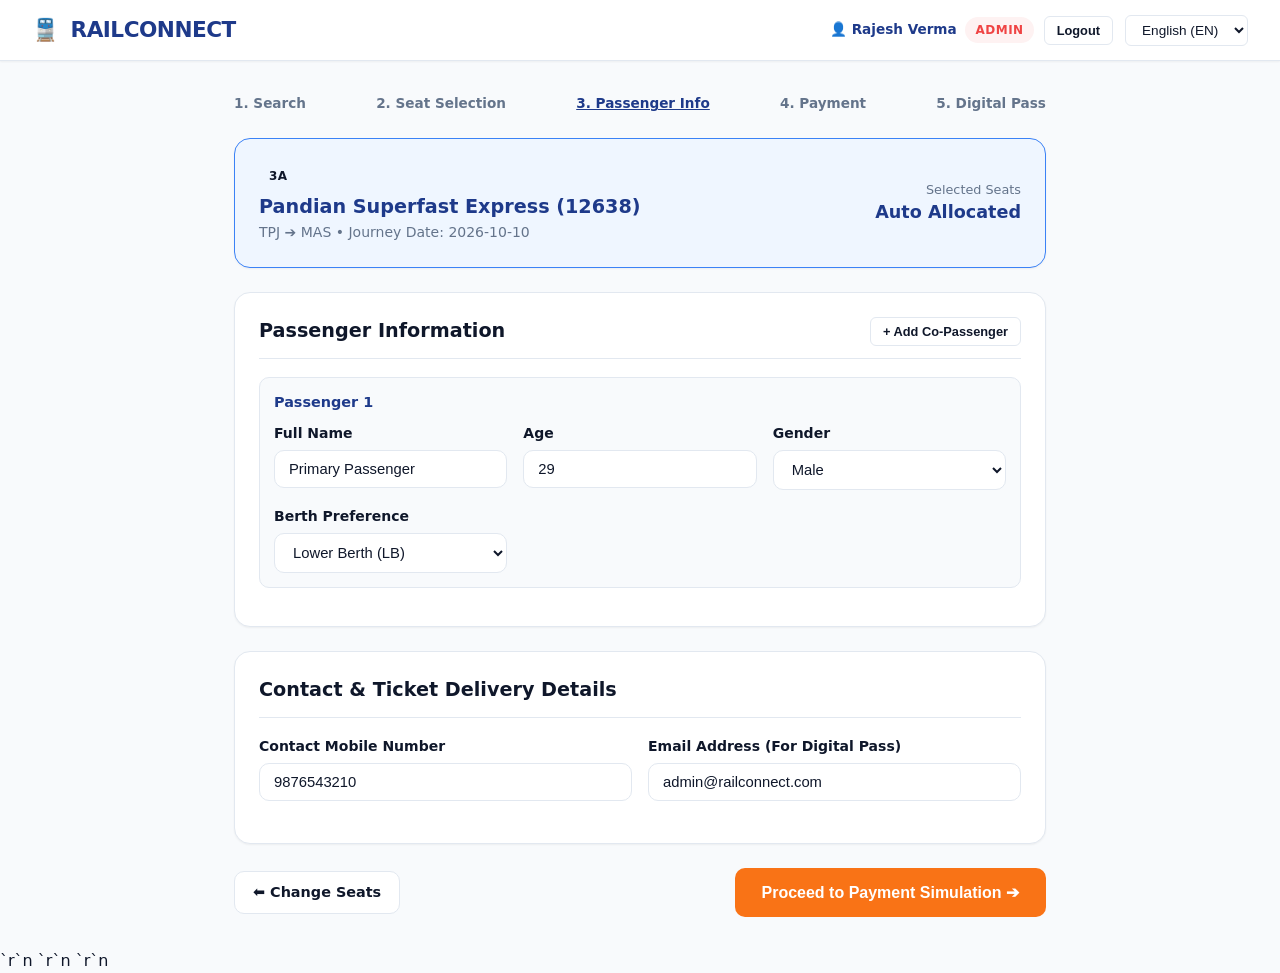
<file: passenger-details.html>
<!DOCTYPE html>
<html lang="en">
<head>
  <meta charset="UTF-8">
  <meta name="viewport" content="width=device-width, initial-scale=1.0">
  <title>Passenger Details — RAILCONNECT</title>
  <link rel="stylesheet" href="css/style.css">
</head>
<body>

  <nav class="navbar">
    <a href="index.html" class="nav-brand">
      🚆 <span>RAILCONNECT</span>
    </a>
    <div class="nav-actions"></div>
  </nav>

  <div class="container" style="max-width: 860px;">
    <!-- Progress Indicator -->
    <div style="display:flex; justify-content:space-between; margin-bottom:24px; font-size:0.85rem; font-weight:700;">
      <span style="color:var(--text-muted);">1. Search</span>
      <span style="color:var(--text-muted);">2. Seat Selection</span>
      <span style="color:var(--primary); text-decoration:underline;">3. Passenger Info</span>
      <span style="color:var(--text-muted);">4. Payment</span>
      <span style="color:var(--text-muted);">5. Digital Pass</span>
    </div>

    <!-- Journey Recap Card -->
    <div class="card" style="background:var(--primary-light); border-color:var(--border-focus);">
      <div style="display:flex; justify-content:space-between; align-items:center; flex-wrap:wrap; gap:12px;">
        <div>
          <span class="badge badge-primary" id="recapCoachType">3A</span>
          <h3 style="font-size:1.2rem; font-weight:800; color:var(--primary); margin-top:4px;" id="recapTrainName">
            Pandian Superfast Express (12638)
          </h3>
          <div style="font-size:0.875rem; color:var(--text-muted);" id="recapRoute">
            TPJ ➔ MAS • Journey Date: 2026-10-10
          </div>
        </div>
        <div style="text-align:right;">
          <div style="font-size:0.8rem; color:var(--text-muted);">Selected Seats</div>
          <div style="font-size:1.1rem; font-weight:800; color:var(--primary);" id="recapSeatsDisplay">
            B1-1, B1-2
          </div>
        </div>
      </div>
    </div>

    <form id="passengerForm" onsubmit="handleProceedPayment(event)">
      <div class="card">
        <div class="card-header">
          <h3 class="card-title">Passenger Information</h3>
          <button type="button" class="btn btn-secondary btn-sm" onclick="addPassengerRow()">+ Add Co-Passenger</button>
        </div>

        <div id="passengerRowsContainer">
          <!-- Dynamic passenger rows -->
        </div>
      </div>

      <!-- Contact Details -->
      <div class="card">
        <div class="card-header">
          <h3 class="card-title">Contact & Ticket Delivery Details</h3>
        </div>
        <div class="form-row">
          <div class="form-group">
            <label class="form-label">Contact Mobile Number</label>
            <input type="tel" id="contactPhone" class="form-control" placeholder="10-digit mobile" value="9876543210" required>
          </div>
          <div class="form-group">
            <label class="form-label">Email Address (For Digital Pass)</label>
            <input type="email" id="contactEmail" class="form-control" placeholder="name@domain.com" value="rahul@railconnect.com" required>
          </div>
        </div>
      </div>

      <div style="display:flex; justify-content:space-between; align-items:center; margin-top:20px;">
        <a href="seat-selection.html" class="btn btn-secondary">⬅ Change Seats</a>
        <button type="submit" class="btn btn-saffron btn-lg">
          Proceed to Payment Simulation ➔
        </button>
      </div>
    </form>
  </div>

  <script src="js/railconnect-mock-engine.js"></script>`r`n  <script src="js/seat-layout-engine.js"></script>`r`n  <script src="js/journey-assistant.js"></script>`r`n  <script src="js/api.js"></script>
  <script src="js/i18n.js"></script>
  <script src="js/auth.js"></script>
  <script>
    let passengerCount = 0;

    document.addEventListener('DOMContentLoaded', () => {
      const trainName = sessionStorage.getItem('rc_trainName') || 'Pandian Superfast Express (12638)';
      const from = sessionStorage.getItem('rc_from') || 'TPJ';
      const to = sessionStorage.getItem('rc_to') || 'MAS';
      const date = sessionStorage.getItem('rc_date') || '2026-10-10';
      const coach = sessionStorage.getItem('rc_coachType') || '3A';

      document.getElementById('recapTrainName').textContent = trainName;
      document.getElementById('recapCoachType').textContent = coach;
      document.getElementById('recapRoute').textContent = `${from} ➔ ${to} • Journey Date: ${date}`;

      const rawSeats = sessionStorage.getItem('rc_selectedSeats');
      const seats = rawSeats ? JSON.parse(rawSeats) : [];

      if (seats.length > 0) {
        document.getElementById('recapSeatsDisplay').textContent =
          seats.map(s => `${s.coachNumber || 'B1'}-${s.seatNumber}`).join(', ');

        seats.forEach((s, idx) => {
          addPassengerRow(`Passenger ${idx + 1}`, s.seatId, s.seatNumber, s.berthType);
        });
      } else {
        document.getElementById('recapSeatsDisplay').textContent = 'Auto Allocated';
        addPassengerRow('Primary Passenger', null, null, 'LOWER');
      }

      const user = Api.getUser();
      if (user) {
        document.getElementById('contactPhone').value = user.phone || '9876543210';
        document.getElementById('contactEmail').value = user.email || 'rahul@railconnect.com';
      }
    });

    function addPassengerRow(defaultName = '', seatId = null, seatNumber = null, pref = 'NO_PREFERENCE') {
      passengerCount++;
      const container = document.getElementById('passengerRowsContainer');

      const div = document.createElement('div');
      div.className = 'passenger-row-item';
      div.id = `passRow_${passengerCount}`;
      div.style.cssText = 'padding:14px; background:var(--bg-main); border:1px solid var(--border); border-radius:var(--radius-md); margin-bottom:14px;';

      div.innerHTML = `
        <div style="display:flex; justify-content:space-between; margin-bottom:10px;">
          <strong style="color:var(--primary); font-size:0.9rem;">
            Passenger ${passengerCount} ${seatNumber ? `(Allocated Berth: #${seatNumber} ${pref})` : ''}
          </strong>
          ${passengerCount > 1 ? `<button type="button" class="btn btn-danger btn-sm" onclick="removeRow('passRow_${passengerCount}')">Remove</button>` : ''}
        </div>
        <div class="form-row">
          <div class="form-group" style="margin-bottom:0;">
            <label class="form-label">Full Name</label>
            <input type="text" class="form-control p-name" placeholder="Name as on ID card" value="${defaultName || 'Rahul Sharma'}" required>
          </div>
          <div class="form-group" style="margin-bottom:0;">
            <label class="form-label">Age</label>
            <input type="number" class="form-control p-age" min="1" max="120" value="29" required onchange="checkSenior(this)">
          </div>
          <div class="form-group" style="margin-bottom:0;">
            <label class="form-label">Gender</label>
            <select class="form-control p-gender">
              <option value="MALE" selected>Male</option>
              <option value="FEMALE">Female</option>
              <option value="TRANSGENDER">Transgender</option>
            </select>
          </div>
          <div class="form-group" style="margin-bottom:0;">
            <label class="form-label">Berth Preference</label>
            <select class="form-control p-pref">
              <option value="NO_PREFERENCE">No Preference</option>
              <option value="LOWER" ${pref === 'LOWER' ? 'selected' : ''}>Lower Berth (LB)</option>
              <option value="MIDDLE" ${pref === 'MIDDLE' ? 'selected' : ''}>Middle Berth (MB)</option>
              <option value="UPPER" ${pref === 'UPPER' ? 'selected' : ''}>Upper Berth (UB)</option>
              <option value="SIDE_LOWER" ${pref === 'SIDE_LOWER' ? 'selected' : ''}>Side Lower (SL)</option>
              <option value="SIDE_UPPER" ${pref === 'SIDE_UPPER' ? 'selected' : ''}>Side Upper (SU)</option>
            </select>
          </div>
        </div>
        <input type="hidden" class="p-seat-id" value="${seatId || ''}">
      `;

      container.appendChild(div);
    }

    function removeRow(id) {
      const el = document.getElementById(id);
      if (el) el.remove();
    }

    function checkSenior(input) {
      if (parseInt(input.value) >= 60) {
        Auth.showToast('Senior Citizen detected: Automatic lower berth priority eligible!', 'info');
      }
    }

    function handleProceedPayment(e) {
      e.preventDefault();
      const rows = document.querySelectorAll('.passenger-row-item');
      const passengers = [];

      rows.forEach(r => {
        passengers.push({
          name: r.querySelector('.p-name').value.trim(),
          age: parseInt(r.querySelector('.p-age').value),
          gender: r.querySelector('.p-gender').value,
          berthPreference: r.querySelector('.p-pref').value,
          selectedSeatId: r.querySelector('.p-seat-id').value ? parseInt(r.querySelector('.p-seat-id').value) : null
        });
      });

      sessionStorage.setItem('rc_passengers', JSON.stringify(passengers));
      window.location.href = 'payment.html';
    }
  </script>
</body>
</html>
</file>
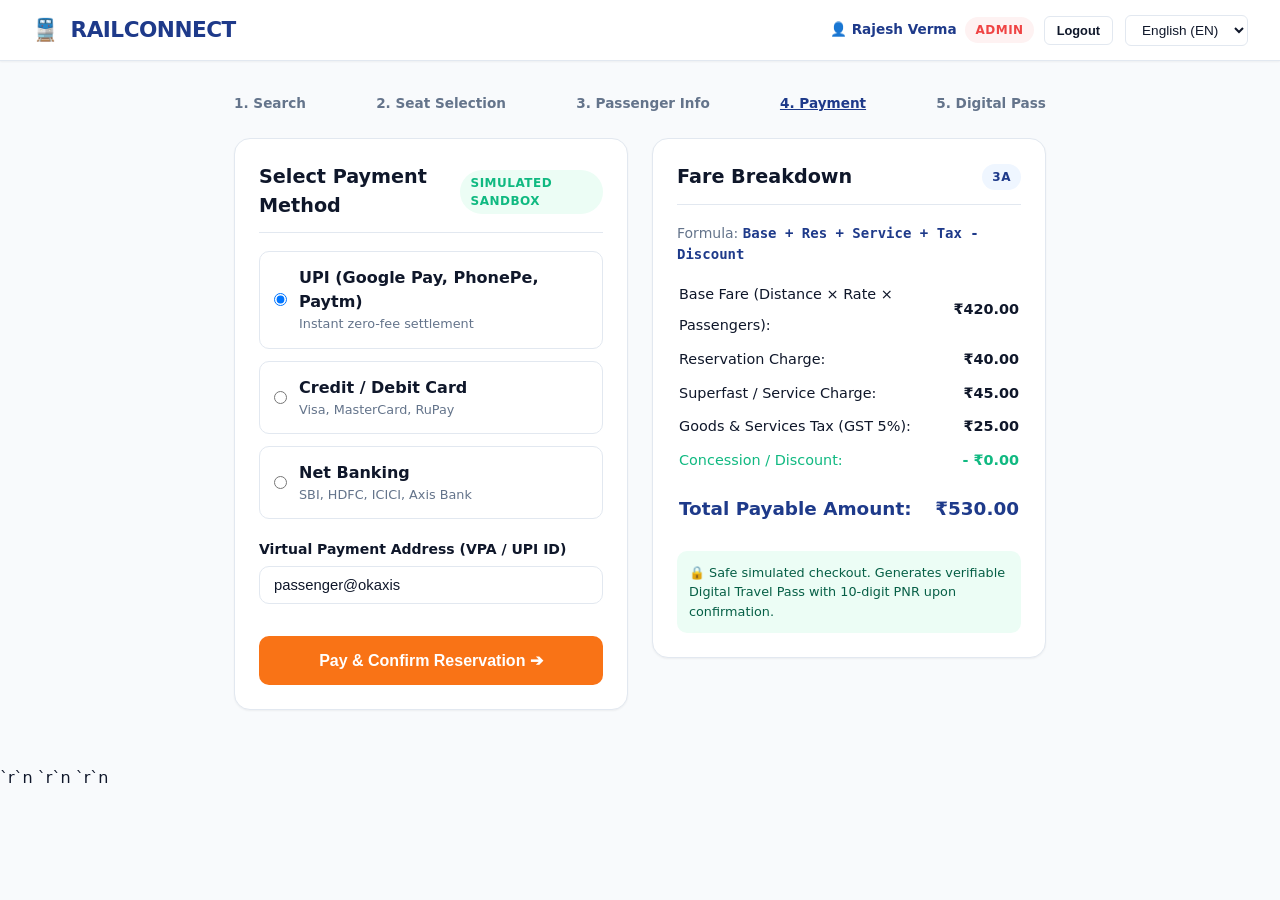
<file: payment.html>
<!DOCTYPE html>
<html lang="en">
<head>
  <meta charset="UTF-8">
  <meta name="viewport" content="width=device-width, initial-scale=1.0">
  <title>Payment Simulation — RAILCONNECT</title>
  <link rel="stylesheet" href="css/style.css">
</head>
<body>

  <nav class="navbar">
    <a href="index.html" class="nav-brand">
      🚆 <span>RAILCONNECT</span>
    </a>
    <div class="nav-actions"></div>
  </nav>

  <div class="container" style="max-width: 860px;">
    <!-- Progress Indicator -->
    <div style="display:flex; justify-content:space-between; margin-bottom:24px; font-size:0.85rem; font-weight:700;">
      <span style="color:var(--text-muted);">1. Search</span>
      <span style="color:var(--text-muted);">2. Seat Selection</span>
      <span style="color:var(--text-muted);">3. Passenger Info</span>
      <span style="color:var(--primary); text-decoration:underline;">4. Payment</span>
      <span style="color:var(--text-muted);">5. Digital Pass</span>
    </div>

    <div style="display:grid; grid-template-columns: repeat(auto-fit, minmax(360px, 1fr)); gap: 24px;">
      <!-- Left Column: Payment Methods -->
      <div class="card">
        <div class="card-header">
          <h3 class="card-title">Select Payment Method</h3>
          <span class="badge badge-success">Simulated Sandbox</span>
        </div>

        <div style="display:flex; flex-direction:column; gap:12px; margin-bottom:20px;">
          <label style="border:1px solid var(--border); padding:14px; border-radius:var(--radius-md); display:flex; align-items:center; gap:12px; cursor:pointer;">
            <input type="radio" name="payMethod" value="UPI" checked onchange="togglePayInputs('UPI')">
            <div>
              <strong>UPI (Google Pay, PhonePe, Paytm)</strong>
              <div style="font-size:0.8rem; color:var(--text-muted);">Instant zero-fee settlement</div>
            </div>
          </label>

          <label style="border:1px solid var(--border); padding:14px; border-radius:var(--radius-md); display:flex; align-items:center; gap:12px; cursor:pointer;">
            <input type="radio" name="payMethod" value="CREDIT_CARD" onchange="togglePayInputs('CARD')">
            <div>
              <strong>Credit / Debit Card</strong>
              <div style="font-size:0.8rem; color:var(--text-muted);">Visa, MasterCard, RuPay</div>
            </div>
          </label>

          <label style="border:1px solid var(--border); padding:14px; border-radius:var(--radius-md); display:flex; align-items:center; gap:12px; cursor:pointer;">
            <input type="radio" name="payMethod" value="NET_BANKING" onchange="togglePayInputs('NET')">
            <div>
              <strong>Net Banking</strong>
              <div style="font-size:0.8rem; color:var(--text-muted);">SBI, HDFC, ICICI, Axis Bank</div>
            </div>
          </label>
        </div>

        <!-- Dynamic Payment Inputs -->
        <div id="upiInputBox">
          <div class="form-group">
            <label class="form-label">Virtual Payment Address (VPA / UPI ID)</label>
            <input type="text" id="upiId" class="form-control" value="passenger@okaxis" placeholder="username@bank">
          </div>
        </div>

        <div id="cardInputBox" style="display:none;">
          <div class="form-group">
            <label class="form-label">Card Number</label>
            <input type="text" class="form-control" placeholder="4532 •••• •••• 8921" value="4532 9988 7766 8921">
          </div>
          <div class="form-row">
            <div class="form-group">
              <label class="form-label">Expiry Date</label>
              <input type="text" class="form-control" placeholder="MM/YY" value="08/29">
            </div>
            <div class="form-group">
              <label class="form-label">CVV</label>
              <input type="password" class="form-control" placeholder="•••" value="882">
            </div>
          </div>
        </div>

        <div id="netInputBox" style="display:none;">
          <div class="form-group">
            <label class="form-label">Select Your Bank</label>
            <select class="form-control">
              <option>State Bank of India (SBI)</option>
              <option>HDFC Bank</option>
              <option>ICICI Bank</option>
              <option>Punjab National Bank</option>
            </select>
          </div>
        </div>

        <button type="button" id="btnPay" class="btn btn-saffron btn-lg" style="width:100%; margin-top:14px;" onclick="simulatePayment()">
          Pay & Confirm Reservation ➔
        </button>
      </div>

      <!-- Right Column: Fare Breakdown -->
      <div class="card" style="height: fit-content;">
        <div class="card-header">
          <h3 class="card-title">Fare Breakdown</h3>
          <span class="badge badge-info" id="fareCoachBadge">3A</span>
        </div>

        <div style="font-size:0.875rem; color:var(--text-muted); margin-bottom:12px;">
          Formula: <span style="font-family:monospace; font-weight:700; color:var(--primary);">Base + Res + Service + Tax - Discount</span>
        </div>

        <table style="width:100%; font-size:0.9rem; line-height:2.2;">
          <tr>
            <td>Base Fare (Distance × Rate × Passengers):</td>
            <td style="text-align:right; font-weight:600;" id="fareBase">₹420.00</td>
          </tr>
          <tr>
            <td>Reservation Charge:</td>
            <td style="text-align:right; font-weight:600;" id="fareRes">₹40.00</td>
          </tr>
          <tr>
            <td>Superfast / Service Charge:</td>
            <td style="text-align:right; font-weight:600;" id="fareService">₹45.00</td>
          </tr>
          <tr>
            <td>Goods & Services Tax (GST 5%):</td>
            <td style="text-align:right; font-weight:600;" id="fareTax">₹25.25</td>
          </tr>
          <tr style="color:var(--accent-green);">
            <td>Concession / Discount:</td>
            <td style="text-align:right; font-weight:600;" id="fareDiscount">- ₹0.00</td>
          </tr>
          <tr style="border-top:2px solid var(--border); font-size:1.15rem; font-weight:800; color:var(--primary);">
            <td style="padding-top:10px;">Total Payable Amount:</td>
            <td style="text-align:right; padding-top:10px; color:var(--primary);" id="fareTotal">₹530.25</td>
          </tr>
        </table>

        <div style="margin-top:20px; padding:12px; background:var(--accent-green-light); border-radius:var(--radius-md); font-size:0.8rem; color:#065f46;">
          🔒 Safe simulated checkout. Generates verifiable Digital Travel Pass with 10-digit PNR upon confirmation.
        </div>
      </div>
    </div>
  </div>

  <script src="js/railconnect-mock-engine.js"></script>`r`n  <script src="js/seat-layout-engine.js"></script>`r`n  <script src="js/journey-assistant.js"></script>`r`n  <script src="js/api.js"></script>
  <script src="js/i18n.js"></script>
  <script src="js/auth.js"></script>
  <script>
    let calculatedTotal = 530.00;

    document.addEventListener('DOMContentLoaded', () => {
      const coach = sessionStorage.getItem('rc_coachType') || '3A';
      document.getElementById('fareCoachBadge').textContent = coach;

      const rawPass = sessionStorage.getItem('rc_passengers');
      const passengers = rawPass ? JSON.parse(rawPass) : [{ name: 'Rahul Sharma' }];
      const count = passengers.length;

      // Calculate fare display
      let rate = coach === '1A' ? 2.8 : coach === '2A' ? 1.8 : coach === '3A' ? 1.25 : coach === 'CC' ? 0.95 : 0.45;
      let base = Math.round(336.0 * rate * count);
      let res = 40.0 * count;
      let serv = 45.0 * count;
      let tax = Math.round((base + res + serv) * 0.05);
      calculatedTotal = base + res + serv + tax;

      document.getElementById('fareBase').textContent = `₹${base.toFixed(2)}`;
      document.getElementById('fareRes').textContent = `₹${res.toFixed(2)}`;
      document.getElementById('fareService').textContent = `₹${serv.toFixed(2)}`;
      document.getElementById('fareTax').textContent = `₹${tax.toFixed(2)}`;
      document.getElementById('fareTotal').textContent = `₹${calculatedTotal.toFixed(2)}`;
    });

    function togglePayInputs(type) {
      document.getElementById('upiInputBox').style.display = type === 'UPI' ? 'block' : 'none';
      document.getElementById('cardInputBox').style.display = type === 'CARD' ? 'block' : 'none';
      document.getElementById('netInputBox').style.display = type === 'NET' ? 'block' : 'none';
    }

    async function simulatePayment() {
      const btn = document.getElementById('btnPay');
      btn.disabled = true;
      btn.textContent = 'Processing Transaction & Generating PNR...';

      const trainId = parseInt(sessionStorage.getItem('rc_trainId') || '2');
      const from = sessionStorage.getItem('rc_from') || 'TPJ';
      const to = sessionStorage.getItem('rc_to') || 'MAS';
      const date = sessionStorage.getItem('rc_date') || '2026-10-10';
      const coach = sessionStorage.getItem('rc_coachType') || '3A';
      const rawPass = sessionStorage.getItem('rc_passengers');
      const passengers = rawPass ? JSON.parse(rawPass) : [{ name: 'Rahul Sharma', age: 29, gender: 'MALE' }];

      const method = document.querySelector('input[name="payMethod"]:checked').value;

      const payload = {
        trainId,
        fromStationCode: from,
        toStationCode: to,
        journeyDate: date,
        coachType: coach,
        passengers,
        paymentMethod: method,
        discountAmount: 0.0
      };

      try {
        const resp = await Api.createBooking(payload);
        Auth.showToast(`Booking Successful! PNR: ${resp.pnrNumber}`, 'success');
        sessionStorage.setItem('rc_lastBooking', JSON.stringify(resp));

        setTimeout(() => {
          window.location.href = `ticket.html?pnr=${resp.pnrNumber}`;
        }, 1200);
      } catch (err) {
        // If backend auth or server offline, create clean simulated offline pass
        const simulatedPnr = '4827' + Math.floor(100000 + Math.random() * 900000);
        const simBooking = {
          pnrNumber: simulatedPnr,
          ticketId: 'TKT-4827-' + Math.floor(Math.random() * 1000),
          trainNumber: '12638',
          trainName: 'Pandian Superfast Express',
          fromStationName: 'Tiruchchirappalli (TPJ)',
          toStationName: 'Chennai Central (MAS)',
          journeyDate: date,
          coachType: coach,
          totalFare: calculatedTotal,
          status: 'CONFIRMED',
          passengers: passengers.map((p, idx) => ({
            name: p.name,
            age: p.age || 29,
            gender: p.gender || 'MALE',
            coach: 'B1',
            seatNumber: idx + 1,
            berthType: 'LOWER',
            status: 'CONFIRMED'
          })),
          qrCodeText: `RAILCONNECT|PNR:${simulatedPnr}|TRAIN:12638|DATE:${date}|TOTAL:INR ${calculatedTotal}`
        };
        sessionStorage.setItem('rc_lastBooking', JSON.stringify(simBooking));
        Auth.showToast(`Booking Confirmed! PNR: ${simulatedPnr}`, 'success');
        setTimeout(() => {
          window.location.href = `ticket.html?pnr=${simulatedPnr}`;
        }, 1200);
      }
    }
  </script>
</body>
</html>
</file>
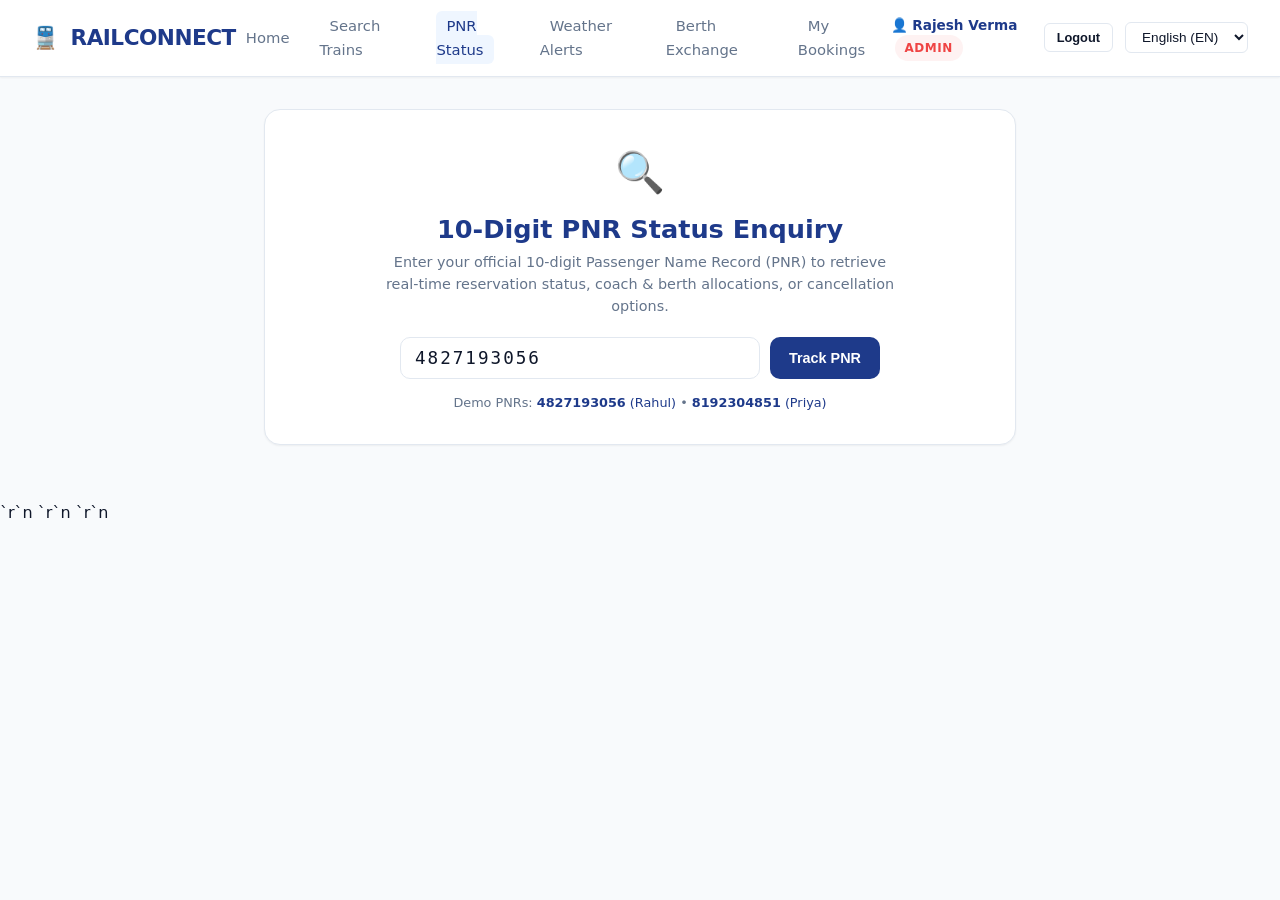
<file: pnr-status.html>
<!DOCTYPE html>
<html lang="en">
<head>
  <meta charset="UTF-8">
  <meta name="viewport" content="width=device-width, initial-scale=1.0">
  <title>PNR Enquiry & Live Status — RAILCONNECT</title>
  <link rel="stylesheet" href="css/style.css">
</head>
<body>

  <nav class="navbar">
    <a href="index.html" class="nav-brand">
      🚆 <span>RAILCONNECT</span>
    </a>
    <ul class="nav-links">
      <li><a href="index.html">Home</a></li>
      <li><a href="search-trains.html">Search Trains</a></li>
      <li><a href="pnr-status.html" class="active">PNR Status</a></li>
      <li><a href="weather-alert.html">Weather Alerts</a></li>
      <li><a href="berth-exchange.html">Berth Exchange</a></li>
      <li><a href="booking-history.html">My Bookings</a></li>
    </ul>
    <div class="nav-actions"></div>
  </nav>

  <div class="container" style="max-width: 800px;">
    <div class="card" style="text-align: center; padding: 32px 24px;">
      <span style="font-size: 2.5rem;">🔍</span>
      <h2 style="font-size: 1.6rem; font-weight: 800; color: var(--primary); margin-top: 8px;">10-Digit PNR Status Enquiry</h2>
      <p style="color: var(--text-muted); font-size: 0.9rem; max-width: 520px; margin: 4px auto 20px auto;">
        Enter your official 10-digit Passenger Name Record (PNR) to retrieve real-time reservation status, coach & berth allocations, or cancellation options.
      </p>

      <form id="pnrForm" onsubmit="queryPnr(event)" style="max-width: 480px; margin: 0 auto; display: flex; gap: 10px;">
        <input type="text" id="pnrInput" class="form-control" placeholder="Enter 10-digit PNR (e.g. 4827193056)" maxlength="10" value="4827193056" required style="font-size: 1.1rem; font-family: monospace; letter-spacing: 2px;">
        <button type="submit" class="btn btn-primary" style="white-space: nowrap;">Track PNR</button>
      </form>

      <div style="margin-top: 14px; font-size: 0.8rem; color: var(--text-muted);">
        Demo PNRs:
        <a href="javascript:void(0)" onclick="setPnr('4827193056')"><strong>4827193056</strong> (Rahul)</a> •
        <a href="javascript:void(0)" onclick="setPnr('8192304851')"><strong>8192304851</strong> (Priya)</a>
      </div>
    </div>

    <!-- PNR Result Container -->
    <div id="pnrResultCard" style="display: none;" class="card">
      <div class="card-header">
        <div>
          <span style="font-size: 0.75rem; color: var(--text-muted); font-weight: 700;">CURRENT BOOKING STATUS</span>
          <h3 id="resTrainTitle" style="font-size: 1.25rem; font-weight: 800; color: var(--primary);">
            Train 12638 — Pandian Superfast Express
          </h3>
        </div>
        <span class="badge badge-success" id="resStatusBadge" style="font-size: 0.85rem; padding: 6px 14px;">CONFIRMED</span>
      </div>

      <div style="display: grid; grid-template-columns: repeat(auto-fit, minmax(180px, 1fr)); gap: 14px; background: var(--bg-subtle); padding: 16px; border-radius: var(--radius-md); margin-bottom: 20px;">
        <div>
          <div style="font-size: 0.75rem; color: var(--text-muted);">PNR NUMBER</div>
          <div style="font-weight: 800; font-size: 1.15rem; font-family: monospace;" id="resPnrNumber">4827193056</div>
        </div>
        <div>
          <div style="font-size: 0.75rem; color: var(--text-muted);">JOURNEY DATE</div>
          <div style="font-weight: 800; font-size: 1.1rem;" id="resJourneyDate">2026-10-10</div>
        </div>
        <div>
          <div style="font-size: 0.75rem; color: var(--text-muted);">ROUTE CORRIDOR</div>
          <div style="font-weight: 700; font-size: 0.95rem; color: var(--primary);" id="resRouteDisplay">TPJ ➔ MAS</div>
        </div>
        <div>
          <div style="font-size: 0.75rem; color: var(--text-muted);">TRAVEL CLASS</div>
          <div style="font-weight: 800; font-size: 1.1rem;" id="resClass">3A</div>
        </div>
      </div>

      <h4 style="font-size: 1rem; font-weight: 700; margin-bottom: 10px;">Passenger Berth Allocation</h4>
      <div class="table-responsive">
        <table class="table">
          <thead>
            <tr>
              <th>Passenger Name</th>
              <th>Age</th>
              <th>Coach</th>
              <th>Berth Number</th>
              <th>Berth Type</th>
              <th>Booking Status</th>
            </tr>
          </thead>
          <tbody id="resPassengerTable"></tbody>
        </table>
      </div>

      <div style="display: flex; justify-content: space-between; align-items: center; margin-top: 24px; padding-top: 16px; border-top: 1px solid var(--border); flex-wrap: wrap; gap: 12px;">
        <button type="button" class="btn btn-danger btn-sm" id="btnCancelBooking" onclick="confirmCancelTicket()">
          ❌ Cancel This Reservation
        </button>
        <div style="display: flex; gap: 10px;">
          <a href="berth-exchange.html" class="btn btn-secondary btn-sm">🤝 Propose Berth Exchange</a>
          <a id="btnViewDigitalPass" href="ticket.html" class="btn btn-primary btn-sm">📱 View Digital Travel Pass</a>
        </div>
      </div>
    </div>
  </div>

  <script src="js/railconnect-mock-engine.js"></script>`r`n  <script src="js/seat-layout-engine.js"></script>`r`n  <script src="js/journey-assistant.js"></script>`r`n  <script src="js/api.js"></script>
  <script src="js/i18n.js"></script>
  <script src="js/auth.js"></script>
  <script>
    let activePnr = '4827193056';

    document.addEventListener('DOMContentLoaded', () => {
      const urlParams = new URLSearchParams(window.location.search);
      const pnrParam = urlParams.get('pnr');
      if (pnrParam) {
        document.getElementById('pnrInput').value = pnrParam;
        fetchPnr(pnrParam);
      }
    });

    function setPnr(val) {
      document.getElementById('pnrInput').value = val;
      fetchPnr(val);
    }

    function queryPnr(e) {
      e.preventDefault();
      const pnr = document.getElementById('pnrInput').value.trim();
      if (pnr.length !== 10) {
        Auth.showToast('PNR must be exactly 10 digits.', 'warning');
        return;
      }
      fetchPnr(pnr);
    }

    async function fetchPnr(pnr) {
      activePnr = pnr;
      try {
        const resp = await Api.getPnrStatus(pnr);
        renderPnrData(resp);
      } catch (err) {
        // Realistic fallback for demonstration
        renderPnrData({
          pnrNumber: pnr,
          ticketId: `TKT-${pnr.substring(0, 4)}-01`,
          trainNumber: '12638',
          trainName: 'Pandian Superfast Express',
          fromStationName: 'Tiruchchirappalli Junction (TPJ)',
          toStationName: 'Chennai Central (MAS)',
          journeyDate: '2026-10-10',
          coachType: '3A',
          totalFare: 530.00,
          status: 'CONFIRMED',
          passengers: [{
            name: pnr === '8192304851' ? 'Priya Patel' : 'Rahul Sharma',
            age: pnr === '8192304851' ? 27 : 29,
            coach: 'B1',
            seatNumber: pnr === '8192304851' ? 3 : 1,
            berthType: pnr === '8192304851' ? 'UPPER' : 'LOWER',
            status: 'CONFIRMED'
          }]
        });
      }
    }

    function renderPnrData(data) {
      document.getElementById('pnrResultCard').style.display = 'block';
      document.getElementById('resTrainTitle').textContent = `Train ${data.trainNumber} — ${data.trainName}`;
      document.getElementById('resPnrNumber').textContent = data.pnrNumber;
      document.getElementById('resJourneyDate').textContent = data.journeyDate;
      document.getElementById('resRouteDisplay').textContent = `${data.fromStationName} ➔ ${data.toStationName}`;
      document.getElementById('resClass').textContent = data.coachType;

      const badge = document.getElementById('resStatusBadge');
      badge.textContent = data.status;
      badge.className = data.status === 'CONFIRMED' ? 'badge badge-success' : data.status === 'CANCELLED' ? 'badge badge-danger' : 'badge badge-warning';

      document.getElementById('btnCancelBooking').style.display = data.status === 'CANCELLED' ? 'none' : 'inline-flex';
      document.getElementById('btnViewDigitalPass').href = `ticket.html?pnr=${data.pnrNumber}`;

      const tbody = document.getElementById('resPassengerTable');
      tbody.innerHTML = (data.passengers || []).map(p => `
        <tr>
          <td><strong>${p.name}</strong></td>
          <td>${p.age}</td>
          <td><span class="badge badge-info">${p.coach}</span></td>
          <td><strong>#${p.seatNumber}</strong></td>
          <td>${p.berthType}</td>
          <td><span class="badge ${p.status === 'CONFIRMED' ? 'badge-success' : 'badge-danger'}">${p.status}</span></td>
        </tr>
      `).join('');
    }

    async function confirmCancelTicket() {
      const confirmAction = confirm(`Are you sure you want to cancel ticket for PNR ${activePnr}? Standard Indian Railways cancellation fee will be deducted.`);
      if (!confirmAction) return;

      try {
        const resp = await Api.cancelBooking(activePnr, 'Passenger voluntary cancellation');
        Auth.showToast(resp.message || 'Ticket cancelled successfully.', 'success');
        fetchPnr(activePnr);
      } catch (err) {
        Auth.showToast(err.message, 'danger');
      }
    }
  </script>
</body>
</html>
</file>
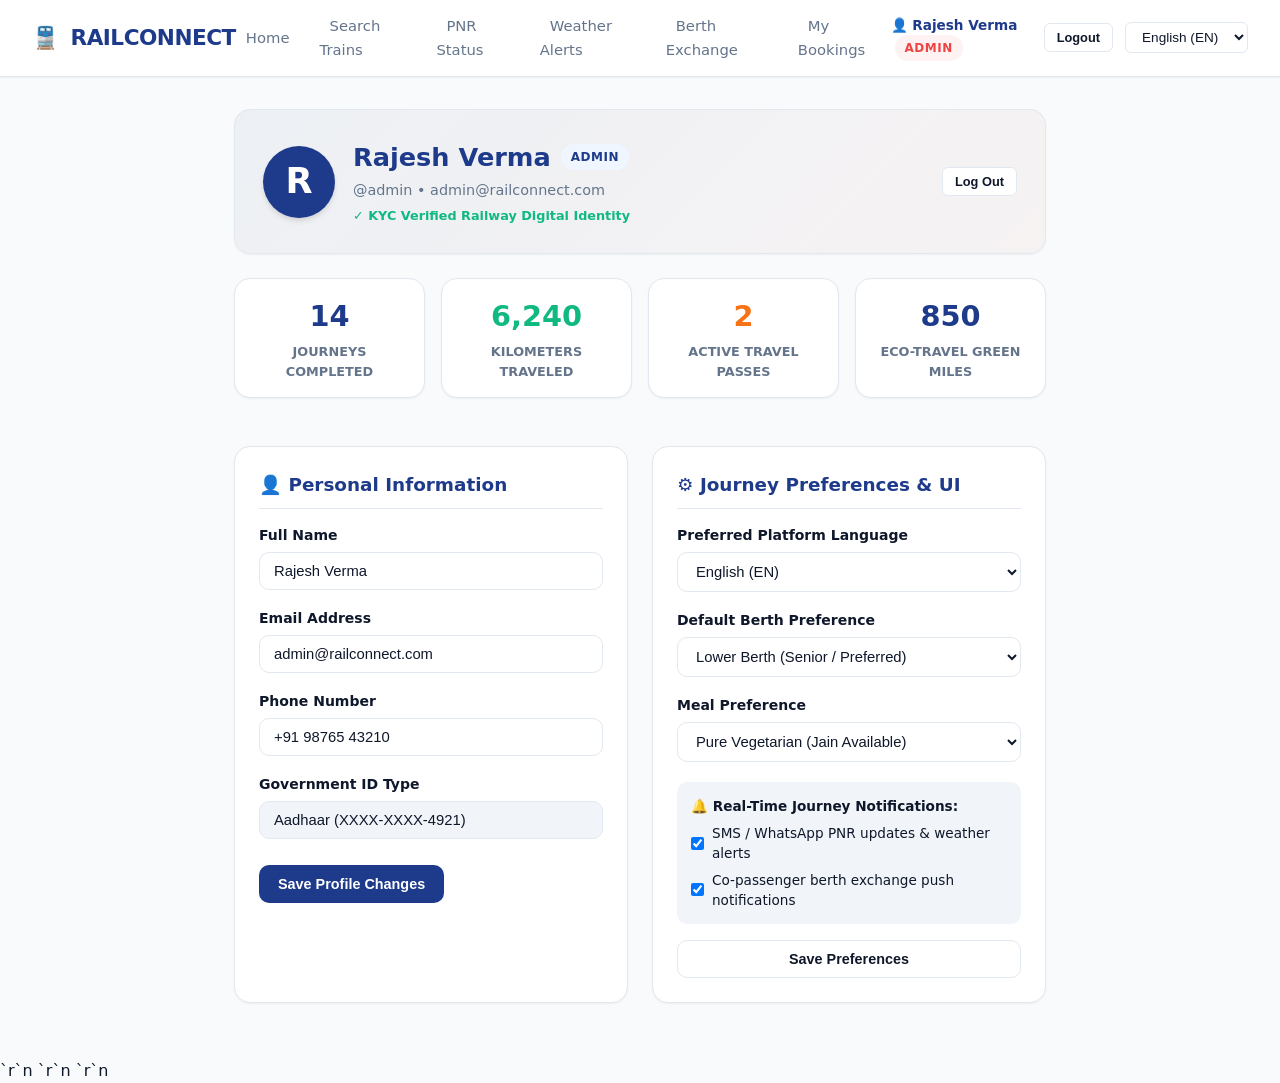
<file: profile.html>
<!DOCTYPE html>
<html lang="en">
<head>
  <meta charset="UTF-8">
  <meta name="viewport" content="width=device-width, initial-scale=1.0">
  <title>User Profile & Account — RAILCONNECT</title>
  <link rel="stylesheet" href="css/style.css">
</head>
<body>

  <nav class="navbar">
    <a href="index.html" class="nav-brand">
      🚆 <span>RAILCONNECT</span>
    </a>
    <ul class="nav-links">
      <li><a href="index.html">Home</a></li>
      <li><a href="search-trains.html">Search Trains</a></li>
      <li><a href="pnr-status.html">PNR Status</a></li>
      <li><a href="weather-alert.html">Weather Alerts</a></li>
      <li><a href="berth-exchange.html">Berth Exchange</a></li>
      <li><a href="booking-history.html">My Bookings</a></li>
    </ul>
    <div class="nav-actions"></div>
  </nav>

  <div class="container" style="max-width: 860px;">

    <!-- Profile Header Card -->
    <div class="card" style="margin-bottom: 24px; padding: 28px; background: linear-gradient(135deg, rgba(26,54,93,0.05) 0%, rgba(226,125,96,0.06) 100%);">
      <div style="display: flex; align-items: center; justify-content: space-between; flex-wrap: wrap; gap: 20px;">
        <div style="display: flex; align-items: center; gap: 18px;">
          <div style="width: 72px; height: 72px; border-radius: 50%; background: var(--primary); color: white; display: flex; align-items: center; justify-content: center; font-size: 2.2rem; font-weight: 700; box-shadow: var(--shadow-md);">
            <span id="profAvatar">👤</span>
          </div>
          <div>
            <div style="display: flex; align-items: center; gap: 10px;">
              <h2 id="profFullName" style="font-size: 1.6rem; font-weight: 800; color: var(--primary); margin: 0;">Rahul Sharma</h2>
              <span class="badge badge-info" id="profRoleBadge">PASSENGER</span>
            </div>
            <p id="profUsernameEmail" style="color: var(--text-muted); font-size: 0.9rem; margin: 4px 0 0 0;">
              @rahul_sharma • rahul.sharma@example.com
            </p>
            <div style="font-size: 0.8rem; color: var(--accent-green); margin-top: 4px; font-weight: 600;">
              ✓ KYC Verified Railway Digital Identity
            </div>
          </div>
        </div>
        <div>
          <button class="btn btn-secondary btn-sm" onclick="Auth.logout()">Log Out</button>
        </div>
      </div>
    </div>

    <!-- Quick Stats Grid -->
    <div style="display: grid; grid-template-columns: repeat(auto-fit, minmax(180px, 1fr)); gap: 16px; margin-bottom: 24px;">
      <div class="card" style="padding: 16px; text-align: center;">
        <div style="font-size: 1.8rem; font-weight: 800; color: var(--primary);" id="statTrips">14</div>
        <div style="font-size: 0.8rem; color: var(--text-muted); text-transform: uppercase; font-weight: 600; margin-top: 4px;">Journeys Completed</div>
      </div>
      <div class="card" style="padding: 16px; text-align: center;">
        <div style="font-size: 1.8rem; font-weight: 800; color: var(--accent-green);" id="statKm">6,240</div>
        <div style="font-size: 0.8rem; color: var(--text-muted); text-transform: uppercase; font-weight: 600; margin-top: 4px;">Kilometers Traveled</div>
      </div>
      <div class="card" style="padding: 16px; text-align: center;">
        <div style="font-size: 1.8rem; font-weight: 800; color: var(--accent-saffron);" id="statPasses">2</div>
        <div style="font-size: 0.8rem; color: var(--text-muted); text-transform: uppercase; font-weight: 600; margin-top: 4px;">Active Travel Passes</div>
      </div>
      <div class="card" style="padding: 16px; text-align: center;">
        <div style="font-size: 1.8rem; font-weight: 800; color: var(--primary);" id="statPoints">850</div>
        <div style="font-size: 0.8rem; color: var(--text-muted); text-transform: uppercase; font-weight: 600; margin-top: 4px;">Eco-Travel Green Miles</div>
      </div>
    </div>

    <!-- Detailed Profile & Preference Settings -->
    <div style="display: grid; grid-template-columns: 1fr 1fr; gap: 24px;">

      <!-- Left Column: Personal Information -->
      <div class="card">
        <h3 style="font-size: 1.15rem; font-weight: 800; color: var(--primary); margin-bottom: 16px; border-bottom: 1px solid var(--border); padding-bottom: 10px;">
          👤 Personal Information
        </h3>
        <form id="profileForm" onsubmit="saveProfile(event)">
          <div class="form-group">
            <label class="form-label">Full Name</label>
            <input type="text" id="inputFullName" class="form-control" value="Rahul Sharma" required>
          </div>
          <div class="form-group">
            <label class="form-label">Email Address</label>
            <input type="email" id="inputEmail" class="form-control" value="rahul.sharma@example.com" required>
          </div>
          <div class="form-group">
            <label class="form-label">Phone Number</label>
            <input type="tel" id="inputPhone" class="form-control" value="+91 98765 43210" required>
          </div>
          <div class="form-group">
            <label class="form-label">Government ID Type</label>
            <input type="text" class="form-control" value="Aadhaar (XXXX-XXXX-4921)" disabled style="background: var(--bg-subtle);">
          </div>
          <button type="submit" class="btn btn-primary" style="margin-top: 8px;">Save Profile Changes</button>
        </form>
      </div>

      <!-- Right Column: Journey & Travel Preferences -->
      <div class="card">
        <h3 style="font-size: 1.15rem; font-weight: 800; color: var(--primary); margin-bottom: 16px; border-bottom: 1px solid var(--border); padding-bottom: 10px;">
          ⚙️ Journey Preferences & UI
        </h3>

        <div class="form-group">
          <label class="form-label">Preferred Platform Language</label>
          <select id="prefLanguage" class="form-control" onchange="changeProfileLanguage(this.value)">
            <option value="en">English (EN)</option>
            <option value="hi">हिन्दी (Hindi - HI)</option>
            <option value="te">తెలుగు (Telugu - TE)</option>
            <option value="ta">தமிழ் (Tamil - TA)</option>
          </select>
        </div>

        <div class="form-group">
          <label class="form-label">Default Berth Preference</label>
          <select id="prefBerth" class="form-control">
            <option value="LOWER">Lower Berth (Senior / Preferred)</option>
            <option value="MIDDLE">Middle Berth</option>
            <option value="UPPER">Upper Berth</option>
            <option value="SIDE_LOWER">Side Lower (Window View)</option>
            <option value="SIDE_UPPER">Side Upper</option>
          </select>
        </div>

        <div class="form-group">
          <label class="form-label">Meal Preference</label>
          <select id="prefMeal" class="form-control">
            <option value="VEG">Pure Vegetarian (Jain Available)</option>
            <option value="NON_VEG">Standard Non-Vegetarian</option>
            <option value="NONE">No Food Required</option>
          </select>
        </div>

        <div style="margin-top: 20px; padding: 14px; background: var(--bg-subtle); border-radius: var(--radius-md);">
          <div style="font-weight: 700; font-size: 0.85rem; margin-bottom: 6px;">🔔 Real-Time Journey Notifications:</div>
          <label style="display: flex; align-items: center; gap: 8px; font-size: 0.85rem; margin-bottom: 6px; cursor: pointer;">
            <input type="checkbox" checked> SMS / WhatsApp PNR updates & weather alerts
          </label>
          <label style="display: flex; align-items: center; gap: 8px; font-size: 0.85rem; cursor: pointer;">
            <input type="checkbox" checked> Co-passenger berth exchange push notifications
          </label>
        </div>

        <button type="button" class="btn btn-secondary" style="margin-top: 16px; width: 100%;" onclick="savePreferences()">
          Save Preferences
        </button>
      </div>

    </div>

  </div>

  <script src="js/railconnect-mock-engine.js"></script>`r`n  <script src="js/seat-layout-engine.js"></script>`r`n  <script src="js/journey-assistant.js"></script>`r`n  <script src="js/api.js"></script>
  <script src="js/i18n.js"></script>
  <script src="js/auth.js"></script>
  <script>
    document.addEventListener('DOMContentLoaded', () => {
      const user = Api.getUser();
      if (user) {
        document.getElementById('profFullName').textContent = user.fullName || user.username;
        document.getElementById('profAvatar').textContent = (user.fullName || user.username).charAt(0).toUpperCase();
        document.getElementById('profUsernameEmail').textContent = `@${user.username} • ${user.email}`;
        document.getElementById('profRoleBadge').textContent = user.role.replace('ROLE_', '');
        document.getElementById('inputFullName').value = user.fullName || user.username;
        document.getElementById('inputEmail').value = user.email || '';
      }

      const currentLang = localStorage.getItem('railconnect_lang') || 'en';
      document.getElementById('prefLanguage').value = currentLang;
    });

    function changeProfileLanguage(lang) {
      if (window.I18n) {
        window.I18n.setLanguage(lang);
        Auth.showToast(`Platform language set to: ${lang.toUpperCase()}`, 'info');
      }
    }

    function saveProfile(e) {
      e.preventDefault();
      const user = Api.getUser() || {};
      user.fullName = document.getElementById('inputFullName').value;
      user.email = document.getElementById('inputEmail').value;
      Api.setUser(user);

      document.getElementById('profFullName').textContent = user.fullName;
      document.getElementById('profUsernameEmail').textContent = `@${user.username || 'user'} • ${user.email}`;
      Auth.showToast('Profile information updated successfully!', 'success');
    }

    function savePreferences() {
      const berth = document.getElementById('prefBerth').value;
      const meal = document.getElementById('prefMeal').value;
      localStorage.setItem('railconnect_pref_berth', berth);
      localStorage.setItem('railconnect_pref_meal', meal);
      Auth.showToast('Travel and dietary preferences saved!', 'success');
    }
  </script>
</body>
</html>
</file>
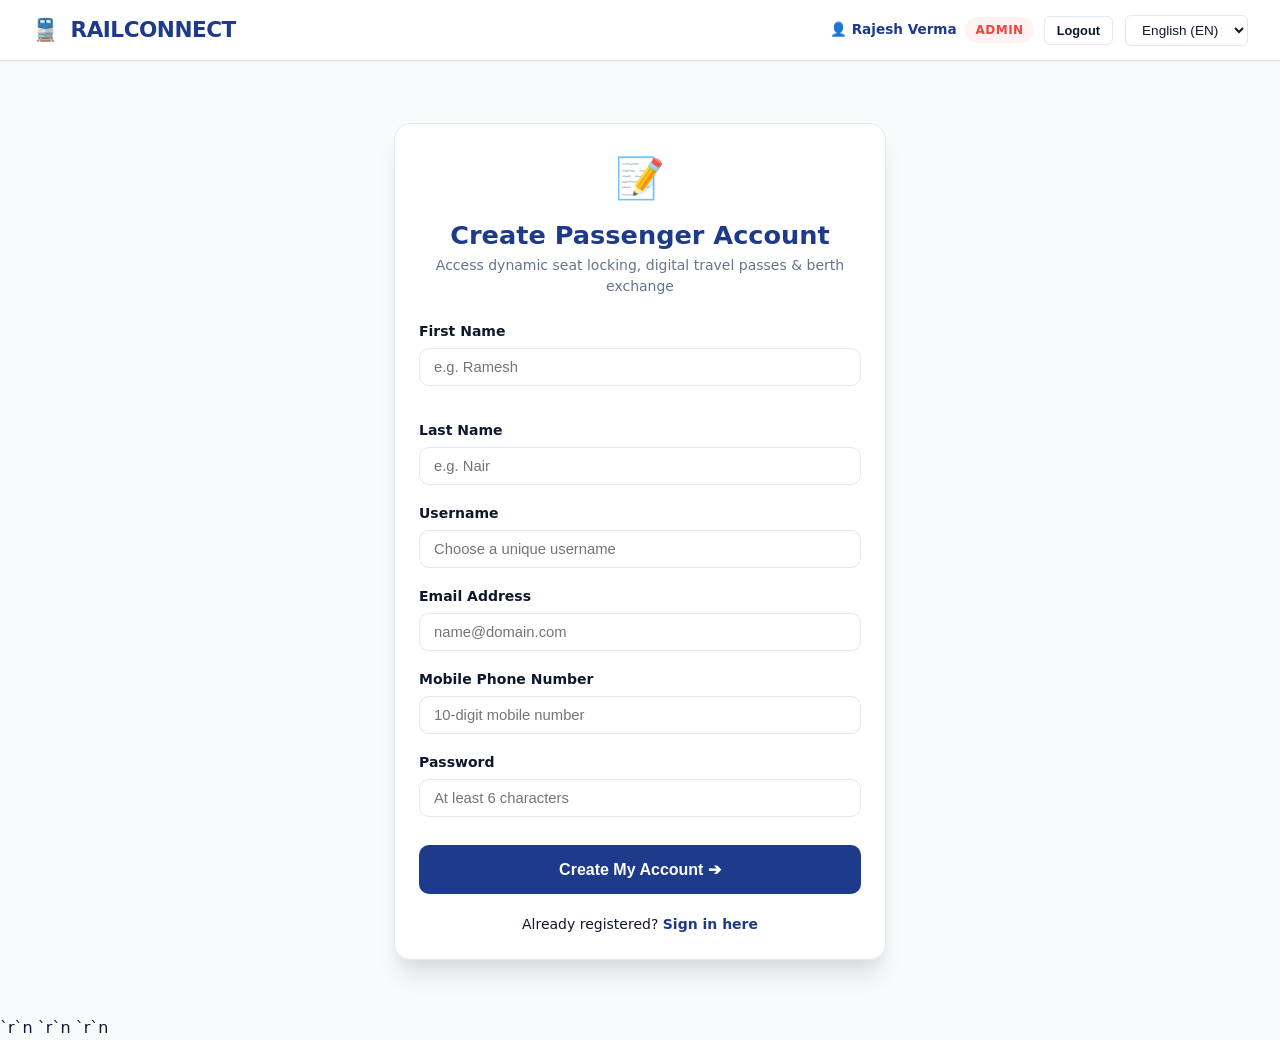
<file: register.html>
<!DOCTYPE html>
<html lang="en">
<head>
  <meta charset="UTF-8">
  <meta name="viewport" content="width=device-width, initial-scale=1.0">
  <title>Register Passenger Account — RAILCONNECT</title>
  <link rel="stylesheet" href="css/style.css">
</head>
<body>

  <nav class="navbar">
    <a href="index.html" class="nav-brand">
      🚆 <span>RAILCONNECT</span>
    </a>
    <div class="nav-actions"></div>
  </nav>

  <div class="container" style="max-width: 540px; margin-top: 30px;">
    <div class="card" style="box-shadow: var(--shadow-xl);">
      <div style="text-align: center; margin-bottom: 24px;">
        <span style="font-size: 2.5rem;">📝</span>
        <h2 style="font-size: 1.6rem; font-weight: 800; color: var(--primary); margin-top: 8px;">Create Passenger Account</h2>
        <p style="color: var(--text-muted); font-size: 0.875rem;">Access dynamic seat locking, digital travel passes & berth exchange</p>
      </div>

      <form id="registerForm" onsubmit="handleRegister(event)">
        <div class="form-row">
          <div class="form-group">
            <label class="form-label">First Name</label>
            <input type="text" id="firstName" class="form-control" placeholder="e.g. Ramesh" required>
          </div>
          <div class="form-group">
            <label class="form-label">Last Name</label>
            <input type="text" id="lastName" class="form-control" placeholder="e.g. Nair" required>
          </div>
        </div>

        <div class="form-group">
          <label class="form-label">Username</label>
          <input type="text" id="username" class="form-control" placeholder="Choose a unique username" required>
        </div>

        <div class="form-group">
          <label class="form-label">Email Address</label>
          <input type="email" id="email" class="form-control" placeholder="name@domain.com" required>
        </div>

        <div class="form-group">
          <label class="form-label">Mobile Phone Number</label>
          <input type="tel" id="phone" class="form-control" placeholder="10-digit mobile number" required>
        </div>

        <div class="form-group">
          <label class="form-label">Password</label>
          <input type="password" id="password" class="form-control" placeholder="At least 6 characters" required>
        </div>

        <button type="submit" class="btn btn-primary btn-lg" style="width: 100%; margin-top: 10px;">
          Create My Account ➔
        </button>
      </form>

      <div style="text-align: center; margin-top: 20px; font-size: 0.875rem;">
        Already registered? <a href="login.html" style="font-weight: 600;">Sign in here</a>
      </div>
    </div>
  </div>

  <script src="js/railconnect-mock-engine.js"></script>`r`n  <script src="js/seat-layout-engine.js"></script>`r`n  <script src="js/journey-assistant.js"></script>`r`n  <script src="js/api.js"></script>
  <script src="js/i18n.js"></script>
  <script src="js/auth.js"></script>
  <script>
    async function handleRegister(e) {
      e.preventDefault();
      const payload = {
        firstName: document.getElementById('firstName').value.trim(),
        lastName: document.getElementById('lastName').value.trim(),
        username: document.getElementById('username').value.trim(),
        email: document.getElementById('email').value.trim(),
        phone: document.getElementById('phone').value.trim(),
        password: document.getElementById('password').value,
        role: 'ROLE_PASSENGER'
      };

      try {
        const resp = await Api.register(payload);
        Auth.showToast('Account registered successfully! Redirecting...', 'success');
        setTimeout(() => {
          window.location.href = 'index.html';
        }, 1000);
      } catch (err) {
        Auth.showToast(err.message, 'danger');
      }
    }
  </script>
</body>
</html>
</file>
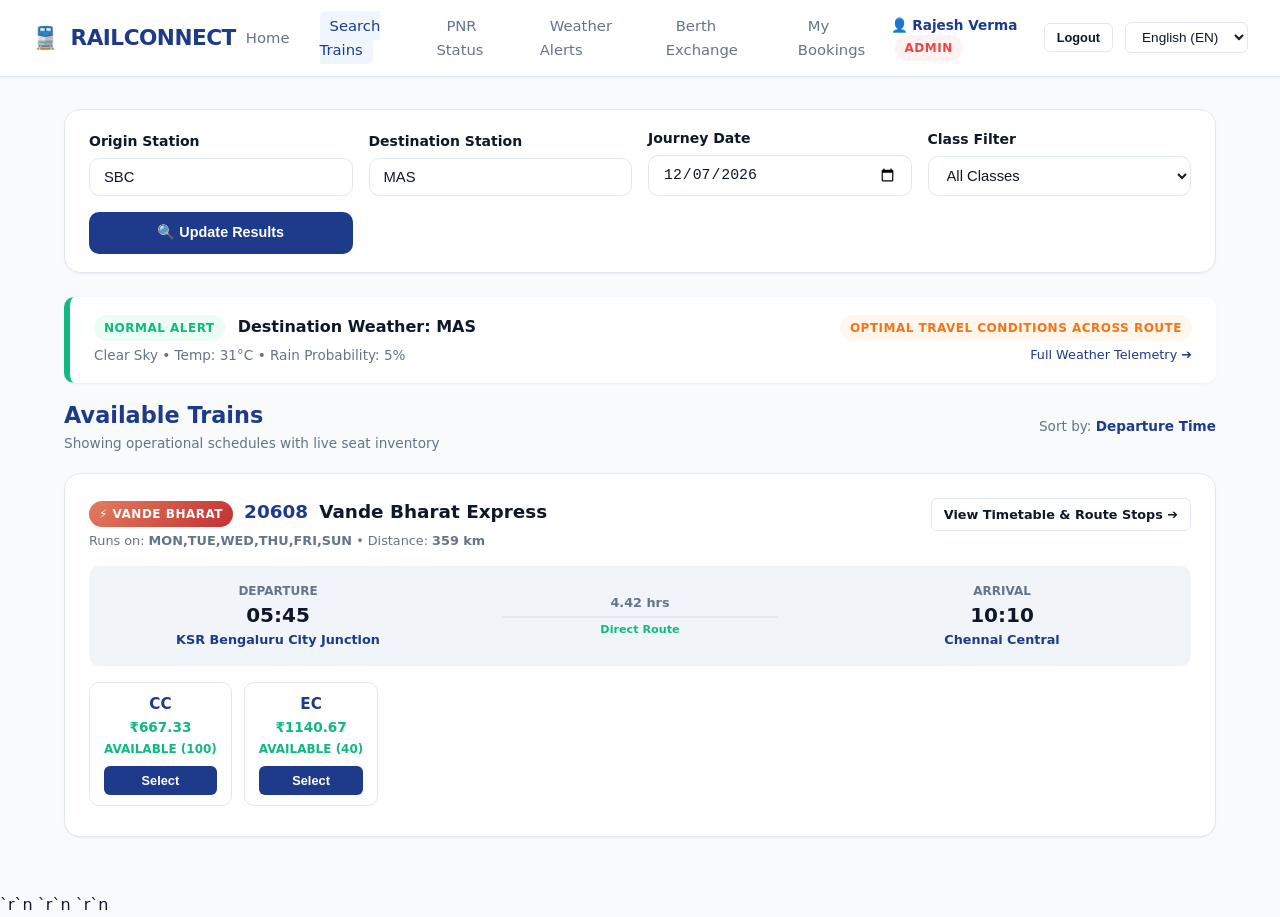
<file: search-trains.html>
<!DOCTYPE html>
<html lang="en">
<head>
  <meta charset="UTF-8">
  <meta name="viewport" content="width=device-width, initial-scale=1.0">
  <title>Search Trains — RAILCONNECT</title>
  <link rel="stylesheet" href="css/style.css">
</head>
<body>

  <nav class="navbar">
    <a href="index.html" class="nav-brand">
      🚆 <span>RAILCONNECT</span>
    </a>
    <ul class="nav-links">
      <li><a href="index.html" data-i18n="nav.home">Home</a></li>
      <li><a href="search-trains.html" class="active" data-i18n="nav.search">Search Trains</a></li>
      <li><a href="pnr-status.html" data-i18n="nav.pnr">PNR Status</a></li>
      <li><a href="weather-alert.html" data-i18n="nav.weather">Weather Alerts</a></li>
      <li><a href="berth-exchange.html" data-i18n="nav.berthExchange">Berth Exchange</a></li>
      <li><a href="booking-history.html" data-i18n="nav.bookings">My Bookings</a></li>
    </ul>
    <div class="nav-actions"></div>
  </nav>

  <div class="container">
    <!-- Top Filter Bar -->
    <div class="card" style="padding: 18px 24px;">
      <form id="trainSearchForm" onsubmit="executeSearch(event)" class="form-row" style="align-items: flex-end;">
        <div class="form-group" style="margin-bottom:0;">
          <label class="form-label">Origin Station</label>
          <input type="text" id="fromStation" class="form-control" placeholder="Station Code (e.g. SBC, TPJ, NDLS)" value="SBC" required>
        </div>
        <div class="form-group" style="margin-bottom:0;">
          <label class="form-label">Destination Station</label>
          <input type="text" id="toStation" class="form-control" placeholder="Station Code (e.g. MAS, MS, BCT)" value="MAS" required>
        </div>
        <div class="form-group" style="margin-bottom:0;">
          <label class="form-label">Journey Date</label>
          <input type="date" id="journeyDate" class="form-control" required>
        </div>
        <div class="form-group" style="margin-bottom:0;">
          <label class="form-label">Class Filter</label>
          <select id="classFilter" class="form-control" onchange="filterResults()">
            <option value="ALL">All Classes</option>
            <option value="EC">Executive Chair Car (EC)</option>
            <option value="CC">AC Chair Car (CC)</option>
            <option value="3A">AC 3 Tier (3A)</option>
            <option value="2A">AC 2 Tier (2A)</option>
            <option value="1A">AC First Class (1A)</option>
            <option value="SL">Sleeper (SL)</option>
          </select>
        </div>
        <div>
          <button type="submit" class="btn btn-primary" style="height: 42px; width: 100%;">
            🔍 Update Results
          </button>
        </div>
      </form>
    </div>

    <!-- Live Weather Alert Banner for this search -->
    <div id="routeWeatherBanner" style="display:none;" class="weather-card"></div>

    <!-- Results Status Header -->
    <div style="display: flex; justify-content: space-between; align-items: center; margin-bottom: 20px;">
      <div>
        <h2 id="searchResultsTitle" style="font-size: 1.4rem; font-weight: 800; color: var(--primary);">Available Trains</h2>
        <p id="searchResultsSub" style="color: var(--text-muted); font-size: 0.85rem;">Showing operational schedules with live seat inventory</p>
      </div>
      <div style="font-size: 0.85rem; color: var(--text-muted);">
        Sort by: <strong style="color: var(--primary);">Departure Time</strong>
      </div>
    </div>

    <!-- Train Cards Container -->
    <div id="trainsList">
      <div style="text-align: center; padding: 40px; color: var(--text-muted);">
        Loading scheduled trains from backend...
      </div>
    </div>
  </div>

  <script src="js/railconnect-mock-engine.js"></script>`r`n  <script src="js/seat-layout-engine.js"></script>`r`n  <script src="js/journey-assistant.js"></script>`r`n  <script src="js/api.js"></script>
  <script src="js/i18n.js"></script>
  <script src="js/auth.js"></script>
  <script>
    let rawTrainResults = [];

    document.addEventListener('DOMContentLoaded', () => {
      const urlParams = new URLSearchParams(window.location.search);
      const from = urlParams.get('from') || 'SBC';
      const to = urlParams.get('to') || 'MAS';
      let date = urlParams.get('date');

      if (!date) {
        const tomorrow = new Date();
        tomorrow.setDate(tomorrow.getDate() + 2);
        date = tomorrow.toISOString().split('T')[0];
      }

      document.getElementById('fromStation').value = from;
      document.getElementById('toStation').value = to;
      document.getElementById('journeyDate').value = date;

      loadTrains(from, to, date);
      loadRouteWeather(from, to, date);
    });

    async function executeSearch(e) {
      if (e) e.preventDefault();
      const from = document.getElementById('fromStation').value.trim();
      const to = document.getElementById('toStation').value.trim();
      const date = document.getElementById('journeyDate').value;
      loadTrains(from, to, date);
      loadRouteWeather(from, to, date);
    }

    async function loadRouteWeather(from, to, date) {
      try {
        const w = await Api.getJourneyWeather(from, to, date);
        const banner = document.getElementById('routeWeatherBanner');
        banner.className = `weather-card severity-${w.destinationWeather.severity}`;
        banner.innerHTML = `
          <div style="display:flex; justify-content:space-between; align-items:center; flex-wrap:wrap; gap:10px;">
            <div>
              <span class="badge ${w.destinationWeather.severity === 'WARNING' || w.destinationWeather.severity === 'SEVERE' ? 'badge-danger' : 'badge-success'}">
                ${w.destinationWeather.severity} Alert
              </span>
              <strong style="margin-left: 8px;">Destination Weather: ${w.destinationWeather.stationName}</strong>
              <div style="font-size: 0.85rem; color: var(--text-muted); margin-top: 4px;">
                ${w.destinationWeather.condition} • Temp: ${w.destinationWeather.temperatureC}°C • Rain Probability: ${w.destinationWeather.rainProbability}%
              </div>
            </div>
            <div style="text-align:right;">
              <span class="badge badge-saffron">${w.banner}</span>
              <div style="font-size: 0.8rem; color: var(--text-muted); margin-top:4px;">
                <a href="weather-alert.html?from=${from}&to=${to}&date=${date}">Full Weather Telemetry ➔</a>
              </div>
            </div>
          </div>
        `;
        banner.style.display = 'block';
      } catch (e) {
        console.warn('Weather fetch error:', e);
      }
    }

    async function loadTrains(from, to, date) {
      const container = document.getElementById('trainsList');
      container.innerHTML = '<div style="text-align: center; padding: 40px; color: var(--text-muted);">Fetching train routes & availability...</div>';

      try {
        const trains = await Api.searchTrains(from, to, date);
        rawTrainResults = trains;
        renderTrains(trains);
      } catch (err) {
        container.innerHTML = `
          <div class="card" style="text-align:center; padding:40px;">
            <p style="color:var(--danger); font-weight:600;">Unable to load trains: ${err.message}</p>
            <p style="color:var(--text-muted); font-size:0.85rem; margin-top:8px;">Ensure railconnect-backend is running on http://localhost:8080</p>
          </div>
        `;
      }
    }

    function renderTrains(trains) {
      const container = document.getElementById('trainsList');
      if (!trains || trains.length === 0) {
        container.innerHTML = `
          <div class="card" style="text-align:center; padding:40px;">
            <p style="font-size:1.1rem; font-weight:700;">No direct trains found for this route.</p>
            <p style="color:var(--text-muted); font-size:0.9rem; margin-top:6px;">Try popular routes: TPJ ➔ MAS, SBC ➔ MAS, or NDLS ➔ BCT.</p>
          </div>
        `;
        return;
      }

      const date = document.getElementById('journeyDate').value;
      const classFilter = document.getElementById('classFilter').value;

      container.innerHTML = trains.map(t => {
        const filteredClasses = classFilter === 'ALL'
          ? t.availableClasses
          : t.availableClasses.filter(c => c.coachType === classFilter);

        const classButtons = filteredClasses.map(c => `
          <div style="border:1px solid var(--border); border-radius:var(--radius-md); padding:10px 14px; background:#fff; text-align:center; min-width:110px;">
            <div style="font-weight:800; color:var(--primary); font-size:0.95rem;">${c.coachType}</div>
            <div style="font-weight:700; color:var(--accent-green); font-size:0.85rem; margin-top:2px;">₹${c.fare.toFixed(2)}</div>
            <div style="font-size:0.75rem; color: ${c.availableSeats > 0 ? 'var(--accent-green)' : 'var(--warning)'}; font-weight:600; margin-top:2px;">
              ${c.status}
            </div>
            <button class="btn btn-primary btn-sm" style="margin-top:8px; width:100%;"
              onclick="startBooking(${t.trainId}, '${t.trainNumber}', '${t.trainName}', '${c.coachType}', ${c.fare}, '${t.fromStationCode}', '${t.toStationCode}', '${date}')">
              Select
            </button>
          </div>
        `).join('');

        return `
          <div class="card">
            <div style="display:flex; justify-content:space-between; align-items:flex-start; flex-wrap:wrap; gap:12px; margin-bottom:16px;">
              <div>
                ${t.trainType === 'VANDE_BHARAT' ? '<span class="badge" style="background: linear-gradient(135deg, #E27D60 0%, #C53030 100%); color: white; font-weight: 800;">⚡ VANDE BHARAT</span>' : `<span class="badge badge-info">${t.trainType}</span>`}
                <span style="font-weight:800; font-size:1.15rem; color:var(--primary); margin-left:6px;">${t.trainNumber}</span>
                <span style="font-weight:700; font-size:1.15rem; color:var(--text-main); margin-left:6px;">${t.trainName}</span>
                <div style="font-size:0.8rem; color:var(--text-muted); margin-top:4px;">
                  Runs on: <strong>${t.runningDays}</strong> • Distance: <strong>${t.distanceKm} km</strong>
                </div>
              </div>
              <div>
                <a href="train-details.html?trainId=${t.trainId}" class="btn btn-secondary btn-sm">
                  View Timetable & Route Stops ➔
                </a>
              </div>
            </div>

            <div style="display:grid; grid-template-columns: repeat(auto-fit, minmax(140px, 1fr)); gap:16px; background:var(--bg-subtle); padding:16px; border-radius:var(--radius-md); margin-bottom:16px; text-align:center;">
              <div>
                <div style="font-size:0.75rem; color:var(--text-muted); font-weight:700; text-transform:uppercase;">Departure</div>
                <div style="font-size:1.25rem; font-weight:800; color:var(--text-main);">${t.departureTime}</div>
                <div style="font-size:0.8rem; color:var(--primary); font-weight:600;">${t.fromStationName}</div>
              </div>
              <div style="display:flex; flex-direction:column; justify-content:center; align-items:center;">
                <span style="font-size:0.8rem; color:var(--text-muted); font-weight:600;">${t.durationHours} hrs</span>
                <div style="width:80%; height:2px; background:var(--border); margin:4px 0;"></div>
                <span style="font-size:0.7rem; color:var(--accent-green); font-weight:700;">Direct Route</span>
              </div>
              <div>
                <div style="font-size:0.75rem; color:var(--text-muted); font-weight:700; text-transform:uppercase;">Arrival</div>
                <div style="font-size:1.25rem; font-weight:800; color:var(--text-main);">${t.arrivalTime}</div>
                <div style="font-size:0.8rem; color:var(--primary); font-weight:600;">${t.toStationName}</div>
              </div>
            </div>

            <!-- Class availability cards -->
            <div style="display:flex; gap:12px; overflow-x:auto; padding-bottom:6px;">
              ${classButtons}
            </div>
          </div>
        `;
      }).join('');
    }

    function filterResults() {
      renderTrains(rawTrainResults);
    }

    function startBooking(trainId, trainNumber, trainName, coachType, fare, from, to, date) {
      // Store selected booking state in sessionStorage for smooth checkout pipeline
      sessionStorage.setItem('rc_trainId', trainId);
      sessionStorage.setItem('rc_trainNumber', trainNumber);
      sessionStorage.setItem('rc_trainName', trainName);
      sessionStorage.setItem('rc_coachType', coachType);
      sessionStorage.setItem('rc_fare', fare);
      sessionStorage.setItem('rc_from', from);
      sessionStorage.setItem('rc_to', to);
      sessionStorage.setItem('rc_date', date);

      window.location.href = `seat-selection.html?trainId=${trainId}&coachType=${coachType}&date=${date}`;
    }
  </script>
</body>
</html>
</file>
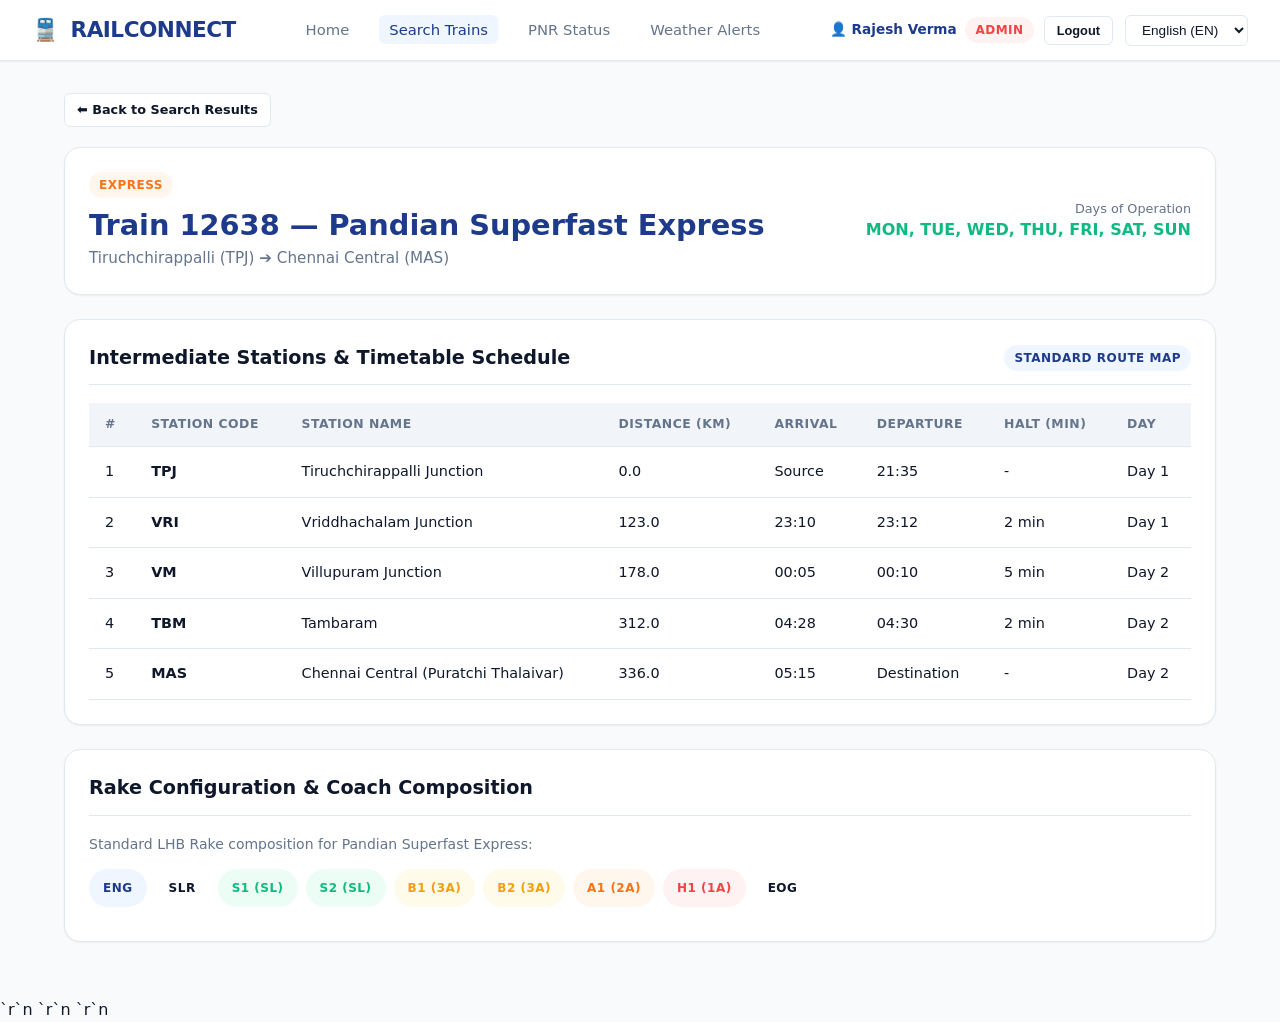
<file: train-details.html>
<!DOCTYPE html>
<html lang="en">
<head>
  <meta charset="UTF-8">
  <meta name="viewport" content="width=device-width, initial-scale=1.0">
  <title>Train Timetable & Route Details — RAILCONNECT</title>
  <link rel="stylesheet" href="css/style.css">
</head>
<body>

  <nav class="navbar">
    <a href="index.html" class="nav-brand">
      🚆 <span>RAILCONNECT</span>
    </a>
    <ul class="nav-links">
      <li><a href="index.html">Home</a></li>
      <li><a href="search-trains.html" class="active">Search Trains</a></li>
      <li><a href="pnr-status.html">PNR Status</a></li>
      <li><a href="weather-alert.html">Weather Alerts</a></li>
    </ul>
    <div class="nav-actions"></div>
  </nav>

  <div class="container">
    <div style="margin-bottom: 20px;">
      <a href="search-trains.html" class="btn btn-secondary btn-sm">⬅ Back to Search Results</a>
    </div>

    <div class="card" id="trainHeaderCard">
      <div style="display:flex; justify-content:space-between; align-items:center; flex-wrap:wrap; gap:10px;">
        <div>
          <span class="badge badge-saffron" id="trainTypeBadge">EXPRESS</span>
          <h1 id="trainTitle" style="font-size: 1.8rem; font-weight: 800; color: var(--primary); margin-top: 6px;">
            Train 12638 — Pandian Superfast Express
          </h1>
          <p id="trainRouteSub" style="color: var(--text-muted); font-size: 0.95rem;">
            Tiruchchirappalli (TPJ) ➔ Chennai Central (MAS)
          </p>
        </div>
        <div style="text-align: right;">
          <div style="font-size: 0.8rem; color: var(--text-muted);">Days of Operation</div>
          <div style="font-weight: 700; color: var(--accent-green);" id="runningDays">MON, TUE, WED, THU, FRI, SAT, SUN</div>
        </div>
      </div>
    </div>

    <!-- Timetable and Route Sequence Table -->
    <div class="card">
      <div class="card-header">
        <h3 class="card-title">Intermediate Stations & Timetable Schedule</h3>
        <span class="badge badge-info">Standard Route Map</span>
      </div>

      <div class="table-responsive">
        <table class="table">
          <thead>
            <tr>
              <th>#</th>
              <th>Station Code</th>
              <th>Station Name</th>
              <th>Distance (km)</th>
              <th>Arrival</th>
              <th>Departure</th>
              <th>Halt (min)</th>
              <th>Day</th>
            </tr>
          </thead>
          <tbody id="routeTableBody">
            <tr>
              <td>1</td>
              <td><strong>TPJ</strong></td>
              <td>Tiruchchirappalli Junction</td>
              <td>0.0</td>
              <td>Source</td>
              <td>21:35</td>
              <td>-</td>
              <td>Day 1</td>
            </tr>
            <tr>
              <td>2</td>
              <td><strong>VRI</strong></td>
              <td>Vriddhachalam Junction</td>
              <td>123.0</td>
              <td>23:10</td>
              <td>23:12</td>
              <td>2 min</td>
              <td>Day 1</td>
            </tr>
            <tr>
              <td>3</td>
              <td><strong>VM</strong></td>
              <td>Villupuram Junction</td>
              <td>178.0</td>
              <td>00:05</td>
              <td>00:10</td>
              <td>5 min</td>
              <td>Day 2</td>
            </tr>
            <tr>
              <td>4</td>
              <td><strong>TBM</strong></td>
              <td>Tambaram</td>
              <td>312.0</td>
              <td>04:28</td>
              <td>04:30</td>
              <td>2 min</td>
              <td>Day 2</td>
            </tr>
            <tr>
              <td>5</td>
              <td><strong>MAS</strong></td>
              <td>Chennai Central (Puratchi Thalaivar)</td>
              <td>336.0</td>
              <td>05:15</td>
              <td>Destination</td>
              <td>-</td>
              <td>Day 2</td>
            </tr>
          </tbody>
        </table>
      </div>
    </div>

    <!-- Coach Composition Grid -->
    <div class="card">
      <div class="card-header">
        <h3 class="card-title">Rake Configuration & Coach Composition</h3>
      </div>
      <p style="color:var(--text-muted); font-size:0.875rem; margin-bottom:14px;">
        Standard LHB Rake composition for Pandian Superfast Express:
      </p>
      <div style="display:flex; gap:8px; overflow-x:auto; padding-bottom:10px;">
        <span class="badge badge-info" style="padding:10px 14px;">ENG</span>
        <span class="badge badge-secondary" style="padding:10px 14px;">SLR</span>
        <span class="badge badge-success" style="padding:10px 14px;">S1 (SL)</span>
        <span class="badge badge-success" style="padding:10px 14px;">S2 (SL)</span>
        <span class="badge badge-warning" style="padding:10px 14px;">B1 (3A)</span>
        <span class="badge badge-warning" style="padding:10px 14px;">B2 (3A)</span>
        <span class="badge badge-saffron" style="padding:10px 14px;">A1 (2A)</span>
        <span class="badge badge-danger" style="padding:10px 14px;">H1 (1A)</span>
        <span class="badge badge-secondary" style="padding:10px 14px;">EOG</span>
      </div>
    </div>
  </div>

  <script src="js/railconnect-mock-engine.js"></script>`r`n  <script src="js/seat-layout-engine.js"></script>`r`n  <script src="js/journey-assistant.js"></script>`r`n  <script src="js/api.js"></script>
  <script src="js/i18n.js"></script>
  <script src="js/auth.js"></script>
  <script>
    document.addEventListener('DOMContentLoaded', () => {
      const urlParams = new URLSearchParams(window.location.search);
      const trainId = urlParams.get('trainId');
      if (trainId === '1') {
        document.getElementById('trainTypeBadge').textContent = 'VANDE_BHARAT';
        document.getElementById('trainTitle').textContent = 'Train 20608 — Vande Bharat Express';
        document.getElementById('trainRouteSub').textContent = 'KSR Bengaluru (SBC) ➔ Chennai Central (MAS)';
        document.getElementById('runningDays').textContent = 'MON, TUE, WED, THU, FRI, SUN';
      } else if (trainId === '3') {
        document.getElementById('trainTypeBadge').textContent = 'RAJDHANI';
        document.getElementById('trainTitle').textContent = 'Train 12952 — Mumbai Rajdhani Express';
        document.getElementById('trainRouteSub').textContent = 'New Delhi (NDLS) ➔ Mumbai Central (BCT)';
        document.getElementById('runningDays').textContent = 'MON, TUE, WED, THU, FRI, SAT, SUN';
      }
    });
  </script>
</body>
</html>
</file>
<file: css/style.css>
/* ==========================================================================
   RAILCONNECT — Modern Light Theme Design System
   Intelligent Railway Booking, Digital Travel Pass & Journey Assistance
   ========================================================================== */

:root {
  --primary: #1e3a8a;          /* Deep Blue */
  --primary-hover: #1e40af;
  --primary-light: #eff6ff;
  --accent-saffron: #f97316;   /* Subtle Saffron */
  --accent-saffron-light: #fff7ed;
  --accent-green: #10b981;     /* Subtle Green */
  --accent-green-light: #ecfdf5;
  --danger: #ef4444;
  --danger-light: #fef2f2;
  --warning: #f59e0b;
  --warning-light: #fffbeb;

  --bg-main: #f8fafc;          /* Light gray background */
  --bg-card: #ffffff;          /* Crisp white cards */
  --bg-subtle: #f1f5f9;
  --border: #e2e8f0;
  --border-focus: #3b82f6;

  --text-main: #0f172a;        /* Deep slate */
  --text-muted: #64748b;
  --text-light: #94a3b8;
  --text-white: #ffffff;

  --shadow-sm: 0 1px 2px 0 rgba(0, 0, 0, 0.05);
  --shadow-md: 0 4px 6px -1px rgba(0, 0, 0, 0.1), 0 2px 4px -1px rgba(0, 0, 0, 0.06);
  --shadow-lg: 0 10px 15px -3px rgba(0, 0, 0, 0.1), 0 4px 6px -2px rgba(0, 0, 0, 0.05);
  --shadow-xl: 0 20px 25px -5px rgba(0, 0, 0, 0.1), 0 10px 10px -5px rgba(0, 0, 0, 0.04);

  --radius-sm: 6px;
  --radius-md: 10px;
  --radius-lg: 16px;
  --radius-full: 9999px;

  --font-sans: 'Inter', system-ui, -apple-system, BlinkMacSystemFont, 'Segoe UI', Roboto, sans-serif;
}

* {
  box-sizing: border-box;
  margin: 0;
  padding: 0;
}

body {
  font-family: var(--font-sans);
  background-color: var(--bg-main);
  color: var(--text-main);
  line-height: 1.5;
  -webkit-font-smoothing: antialiased;
}

a {
  color: var(--primary);
  text-decoration: none;
  transition: color 0.15s ease;
}

a:hover {
  color: var(--primary-hover);
}

/* --------------------------------------------------------------------------
   Top Notification / Weather Bar
   -------------------------------------------------------------------------- */
.top-banner {
  background: linear-gradient(90deg, #1e3a8a, #0f172a);
  color: #e2e8f0;
  font-size: 0.825rem;
  padding: 6px 24px;
  display: flex;
  justify-content: space-between;
  align-items: center;
}

.top-banner .demo-pill {
  background: rgba(249, 115, 22, 0.2);
  color: #fdba74;
  padding: 2px 10px;
  border-radius: var(--radius-full);
  font-weight: 600;
  font-size: 0.75rem;
  border: 1px solid rgba(249, 115, 22, 0.3);
}

/* --------------------------------------------------------------------------
   Header & Navigation
   -------------------------------------------------------------------------- */
.navbar {
  background: var(--bg-card);
  border-bottom: 1px solid var(--border);
  padding: 14px 32px;
  display: flex;
  align-items: center;
  justify-content: space-between;
  position: sticky;
  top: 0;
  z-index: 1000;
  box-shadow: var(--shadow-sm);
}

.nav-brand {
  display: flex;
  align-items: center;
  gap: 12px;
  font-weight: 800;
  font-size: 1.35rem;
  color: var(--primary);
  letter-spacing: -0.5px;
}

.nav-brand .brand-badge {
  background: var(--accent-saffron);
  color: #fff;
  font-size: 0.65rem;
  padding: 2px 8px;
  border-radius: var(--radius-sm);
  text-transform: uppercase;
  letter-spacing: 0.5px;
  vertical-align: middle;
}

.nav-links {
  display: flex;
  align-items: center;
  gap: 20px;
  list-style: none;
}

.nav-links li a {
  font-weight: 500;
  font-size: 0.925rem;
  color: var(--text-muted);
  padding: 6px 10px;
  border-radius: var(--radius-sm);
  transition: all 0.15s ease;
}

.nav-links li a:hover,
.nav-links li a.active {
  color: var(--primary);
  background: var(--primary-light);
}

.nav-actions {
  display: flex;
  align-items: center;
  gap: 12px;
}

/* Language Dropdown Selector */
.lang-select {
  border: 1px solid var(--border);
  background: #ffffff;
  color: var(--text-main);
  padding: 6px 12px;
  border-radius: var(--radius-sm);
  font-size: 0.85rem;
  cursor: pointer;
  outline: none;
}

/* --------------------------------------------------------------------------
   Buttons
   -------------------------------------------------------------------------- */
.btn {
  display: inline-flex;
  align-items: center;
  justify-content: center;
  gap: 8px;
  font-weight: 600;
  font-size: 0.9rem;
  padding: 10px 18px;
  border-radius: var(--radius-md);
  border: 1px solid transparent;
  cursor: pointer;
  transition: all 0.15s ease;
}

.btn-primary {
  background: var(--primary);
  color: #ffffff;
}

.btn-primary:hover {
  background: var(--primary-hover);
  box-shadow: 0 4px 12px rgba(30, 58, 138, 0.25);
}

.btn-saffron {
  background: var(--accent-saffron);
  color: #ffffff;
}

.btn-saffron:hover {
  background: #ea580c;
  box-shadow: 0 4px 12px rgba(249, 115, 22, 0.25);
}

.btn-secondary {
  background: var(--bg-card);
  border-color: var(--border);
  color: var(--text-main);
}

.btn-secondary:hover {
  background: var(--bg-subtle);
}

.btn-success {
  background: var(--accent-green);
  color: #ffffff;
}

.btn-danger {
  background: var(--danger);
  color: #ffffff;
}

.btn-sm {
  padding: 6px 12px;
  font-size: 0.8rem;
  border-radius: var(--radius-sm);
}

.btn-lg {
  padding: 14px 26px;
  font-size: 1rem;
}

/* --------------------------------------------------------------------------
   Layout & Container
   -------------------------------------------------------------------------- */
.container {
  max-width: 1200px;
  margin: 0 auto;
  padding: 32px 24px;
}

.page-header {
  margin-bottom: 28px;
}

.page-header h1 {
  font-size: 1.85rem;
  font-weight: 800;
  color: var(--primary);
}

.page-header p {
  color: var(--text-muted);
  font-size: 0.95rem;
  margin-top: 4px;
}

/* --------------------------------------------------------------------------
   Cards & Panels
   -------------------------------------------------------------------------- */
.card {
  background: var(--bg-card);
  border: 1px solid var(--border);
  border-radius: var(--radius-lg);
  padding: 24px;
  box-shadow: var(--shadow-sm);
  margin-bottom: 24px;
  transition: transform 0.15s ease, box-shadow 0.15s ease;
}

.card:hover {
  box-shadow: var(--shadow-md);
}

.card-header {
  display: flex;
  align-items: center;
  justify-content: space-between;
  margin-bottom: 18px;
  padding-bottom: 12px;
  border-bottom: 1px solid var(--border);
}

.card-title {
  font-size: 1.2rem;
  font-weight: 700;
  color: var(--text-main);
}

/* --------------------------------------------------------------------------
   Forms & Controls
   -------------------------------------------------------------------------- */
.form-group {
  margin-bottom: 18px;
}

.form-label {
  display: block;
  font-size: 0.875rem;
  font-weight: 600;
  color: var(--text-main);
  margin-bottom: 6px;
}

.form-control {
  width: 100%;
  padding: 10px 14px;
  font-size: 0.925rem;
  border: 1px solid var(--border);
  border-radius: var(--radius-md);
  background: #ffffff;
  color: var(--text-main);
  transition: border-color 0.15s ease, box-shadow 0.15s ease;
}

.form-control:focus {
  outline: none;
  border-color: var(--border-focus);
  box-shadow: 0 0 0 3px rgba(59, 130, 246, 0.15);
}

.form-row {
  display: grid;
  grid-template-columns: repeat(auto-fit, minmax(220px, 1fr));
  gap: 16px;
}

/* --------------------------------------------------------------------------
   Tables
   -------------------------------------------------------------------------- */
.table-responsive {
  overflow-x: auto;
}

.table {
  width: 100%;
  border-collapse: collapse;
  text-align: left;
}

.table th {
  background: var(--bg-subtle);
  color: var(--text-muted);
  font-size: 0.775rem;
  font-weight: 700;
  text-transform: uppercase;
  letter-spacing: 0.5px;
  padding: 12px 16px;
  border-bottom: 1px solid var(--border);
}

.table td {
  padding: 14px 16px;
  font-size: 0.9rem;
  border-bottom: 1px solid var(--border);
  color: var(--text-main);
  vertical-align: middle;
}

.table tbody tr:hover {
  background: var(--primary-light);
}

/* --------------------------------------------------------------------------
   Badges & Pills
   -------------------------------------------------------------------------- */
.badge {
  display: inline-flex;
  align-items: center;
  gap: 4px;
  font-size: 0.75rem;
  font-weight: 700;
  padding: 4px 10px;
  border-radius: var(--radius-full);
  text-transform: uppercase;
  letter-spacing: 0.5px;
}

.badge-success { background: var(--accent-green-light); color: var(--accent-green); }
.badge-warning { background: var(--warning-light); color: var(--warning); }
.badge-danger { background: var(--danger-light); color: var(--danger); }
.badge-info { background: var(--primary-light); color: var(--primary); }
.badge-saffron { background: var(--accent-saffron-light); color: var(--accent-saffron); }

/* --------------------------------------------------------------------------
   Interactive Seat Map Engine
   -------------------------------------------------------------------------- */
.seat-map-container {
  background: #ffffff;
  border: 2px dashed var(--border);
  border-radius: var(--radius-lg);
  padding: 24px;
  margin-top: 20px;
}

.coach-header {
  display: flex;
  align-items: center;
  justify-content: space-between;
  margin-bottom: 20px;
  padding: 12px 18px;
  background: var(--bg-subtle);
  border-radius: var(--radius-md);
}

.seat-legend {
  display: flex;
  flex-wrap: wrap;
  gap: 16px;
  margin-bottom: 24px;
  padding: 12px 16px;
  background: var(--bg-main);
  border-radius: var(--radius-md);
  font-size: 0.85rem;
}

.legend-item {
  display: flex;
  align-items: center;
  gap: 8px;
}

.legend-swatch {
  width: 20px;
  height: 20px;
  border-radius: 4px;
}

.seat-grid {
  display: grid;
  grid-template-columns: repeat(auto-fill, minmax(68px, 1fr));
  gap: 12px;
}

.seat-node {
  border: 1px solid var(--border);
  border-radius: var(--radius-md);
  padding: 10px 4px;
  text-align: center;
  cursor: pointer;
  transition: all 0.15s ease;
  user-select: none;
  background: #ffffff;
  position: relative;
}

.seat-node .seat-num {
  font-weight: 700;
  font-size: 0.95rem;
  color: var(--text-main);
}

.seat-node .berth-tag {
  font-size: 0.65rem;
  color: var(--text-muted);
  text-transform: uppercase;
  margin-top: 2px;
}

/* Seat States */
.seat-node.state-available:hover {
  border-color: var(--primary);
  background: var(--primary-light);
  transform: translateY(-2px);
}

.seat-node.state-selected {
  background: var(--primary) !important;
  border-color: var(--primary) !important;
}
.seat-node.state-selected .seat-num,
.seat-node.state-selected .berth-tag {
  color: #ffffff !important;
}

.seat-node.state-locked {
  background: var(--accent-saffron-light) !important;
  border-color: var(--accent-saffron) !important;
  cursor: not-allowed;
}
.seat-node.state-locked .seat-num {
  color: var(--accent-saffron);
}

.seat-node.state-booked {
  background: var(--bg-subtle) !important;
  border-color: #cbd5e1 !important;
  opacity: 0.6;
  cursor: not-allowed;
}

.seat-timer-box {
  display: inline-flex;
  align-items: center;
  gap: 8px;
  background: var(--accent-saffron-light);
  color: #c2410c;
  padding: 8px 14px;
  border-radius: var(--radius-full);
  font-weight: 700;
  font-size: 0.875rem;
  border: 1px solid rgba(249, 115, 22, 0.3);
}

/* --------------------------------------------------------------------------
   Digital Travel Pass Ticket Card
   -------------------------------------------------------------------------- */
.ticket-pass {
  background: #ffffff;
  border: 2px solid var(--border);
  border-radius: var(--radius-lg);
  overflow: hidden;
  box-shadow: var(--shadow-lg);
  max-width: 650px;
  margin: 0 auto;
}

.ticket-header {
  background: linear-gradient(135deg, var(--primary), #1e40af);
  color: #ffffff;
  padding: 24px;
  position: relative;
}

.ticket-body {
  padding: 24px;
}

.ticket-qr-section {
  display: flex;
  align-items: center;
  justify-content: space-between;
  background: var(--bg-main);
  padding: 20px;
  border-radius: var(--radius-md);
  margin-top: 20px;
}

.qr-box {
  width: 130px;
  height: 130px;
  background: #ffffff;
  border: 1px solid var(--border);
  border-radius: var(--radius-md);
  padding: 6px;
  display: flex;
  align-items: center;
  justify-content: center;
}

/* --------------------------------------------------------------------------
   Weather Severity Alerts
   -------------------------------------------------------------------------- */
.weather-card {
  border-left: 6px solid var(--primary);
  background: #ffffff;
  border-radius: var(--radius-md);
  padding: 18px 24px;
  box-shadow: var(--shadow-sm);
  margin-bottom: 16px;
}

.weather-card.severity-NORMAL { border-left-color: var(--accent-green); }
.weather-card.severity-CAUTION { border-left-color: var(--warning); }
.weather-card.severity-WARNING { border-left-color: var(--accent-saffron); }
.weather-card.severity-SEVERE { border-left-color: var(--danger); }

/* --------------------------------------------------------------------------
   Toast Notifications & Modals
   -------------------------------------------------------------------------- */
.toast-container {
  position: fixed;
  bottom: 24px;
  right: 24px;
  z-index: 9999;
  display: flex;
  flex-direction: column;
  gap: 10px;
}

.toast {
  background: #1e293b;
  color: #ffffff;
  padding: 12px 20px;
  border-radius: var(--radius-md);
  box-shadow: var(--shadow-xl);
  font-size: 0.9rem;
  display: flex;
  align-items: center;
  gap: 12px;
  animation: slideIn 0.25s ease;
}

@keyframes slideIn {
  from { transform: translateX(100%); opacity: 0; }
  to { transform: translateX(0); opacity: 1; }
}

/* --------------------------------------------------------------------------
   Footer
   -------------------------------------------------------------------------- */
.footer {
  background: #0f172a;
  color: #94a3b8;
  padding: 40px 24px 20px 24px;
  font-size: 0.875rem;
  margin-top: 60px;
}

.footer-content {
  max-width: 1200px;
  margin: 0 auto;
  display: grid;
  grid-template-columns: repeat(auto-fit, minmax(200px, 1fr));
  gap: 32px;
  padding-bottom: 30px;
  border-bottom: 1px solid #334155;
}

.footer-bottom {
  text-align: center;
  padding-top: 20px;
  color: #64748b;
  font-size: 0.8rem;
}

/* Responsive adjustments */
@media (max-width: 768px) {
  .navbar { padding: 12px 16px; flex-wrap: wrap; }
  .nav-links { display: none; }
  .ticket-qr-section { flex-direction: column; text-align: center; gap: 16px; }
}
</file>
